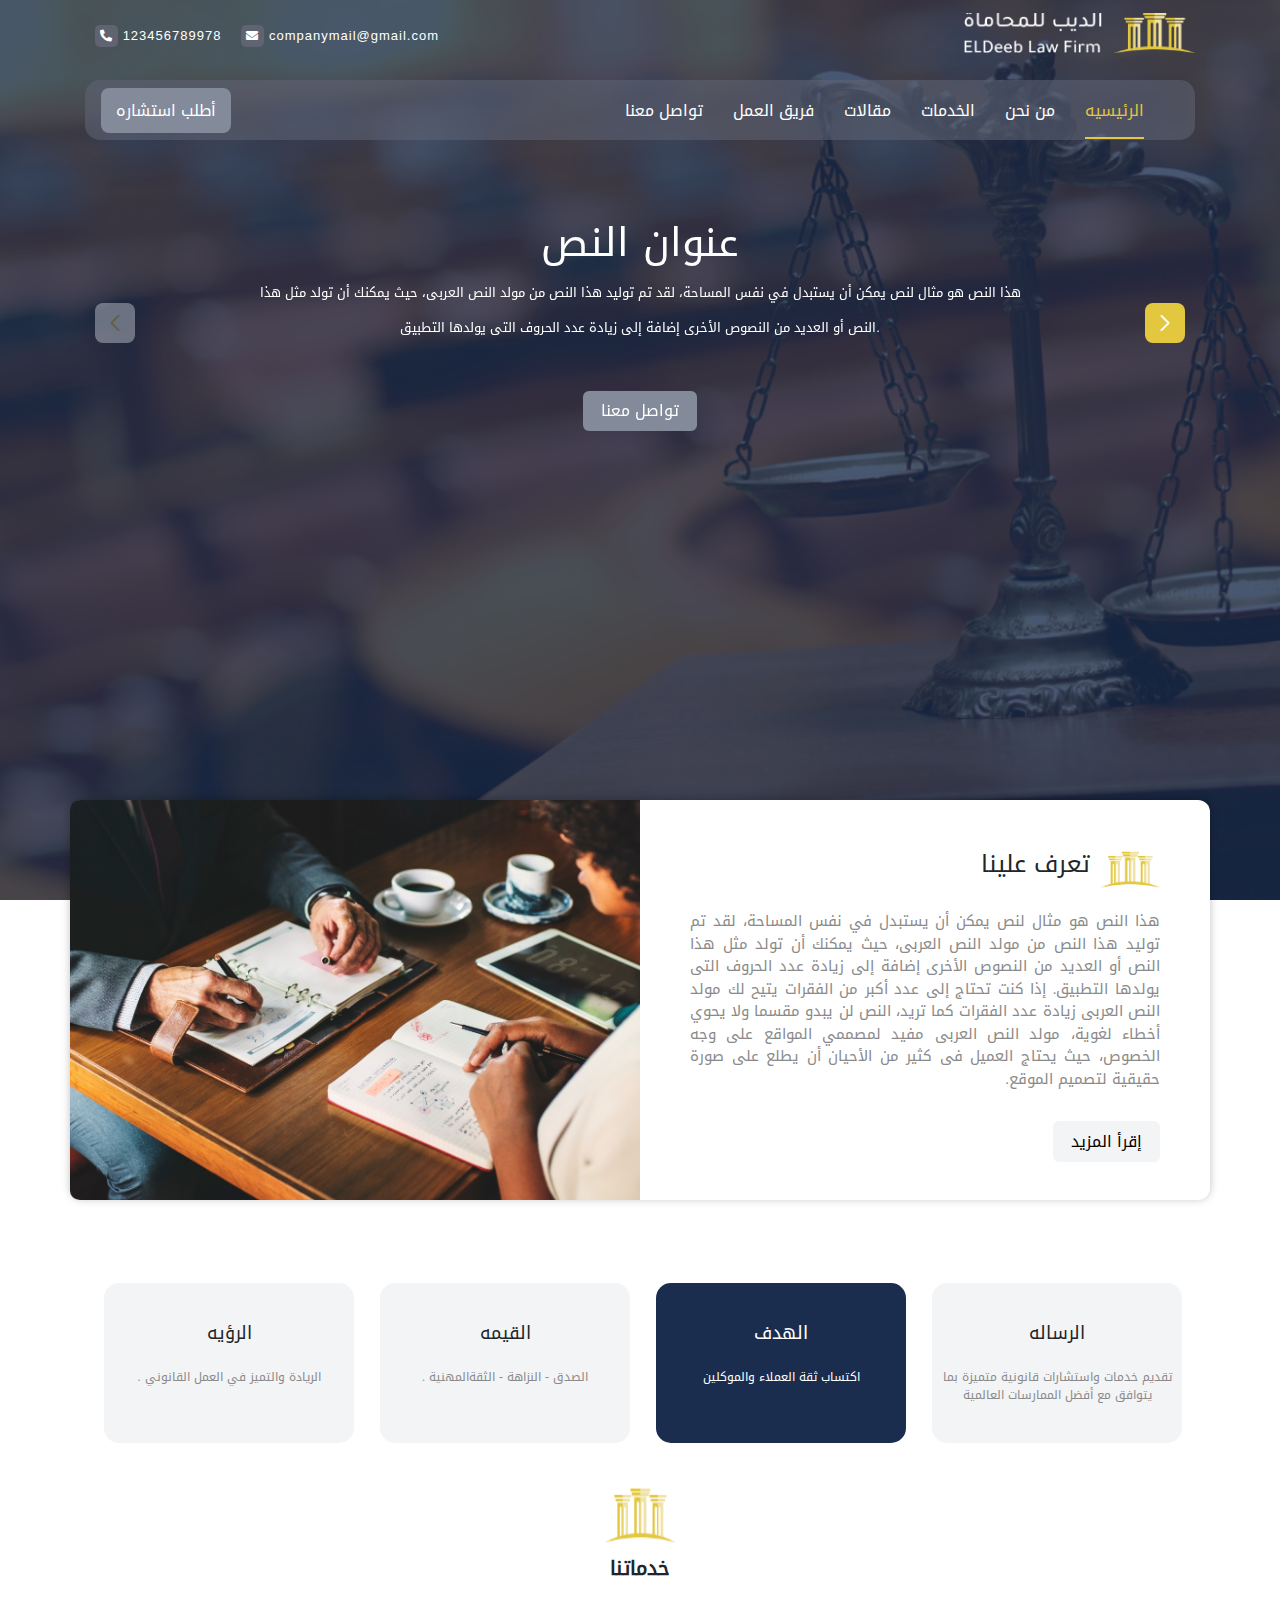
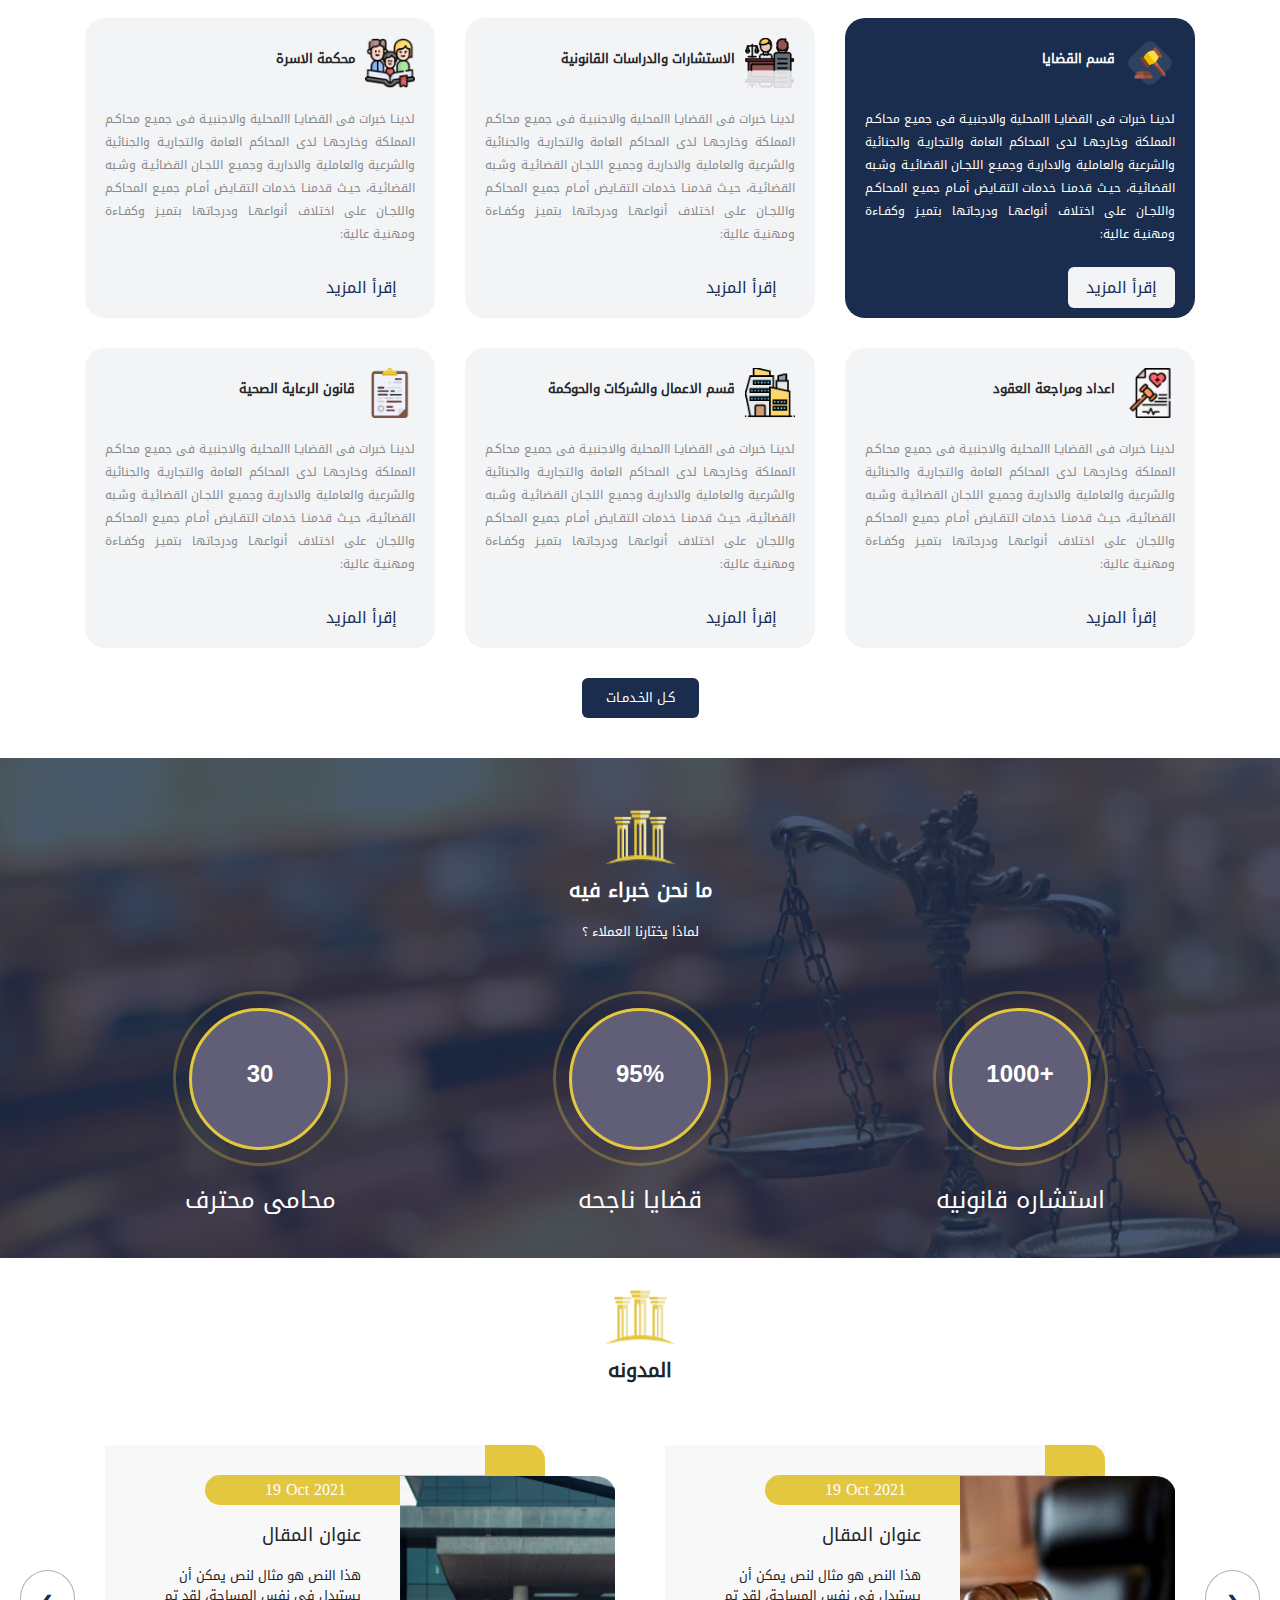
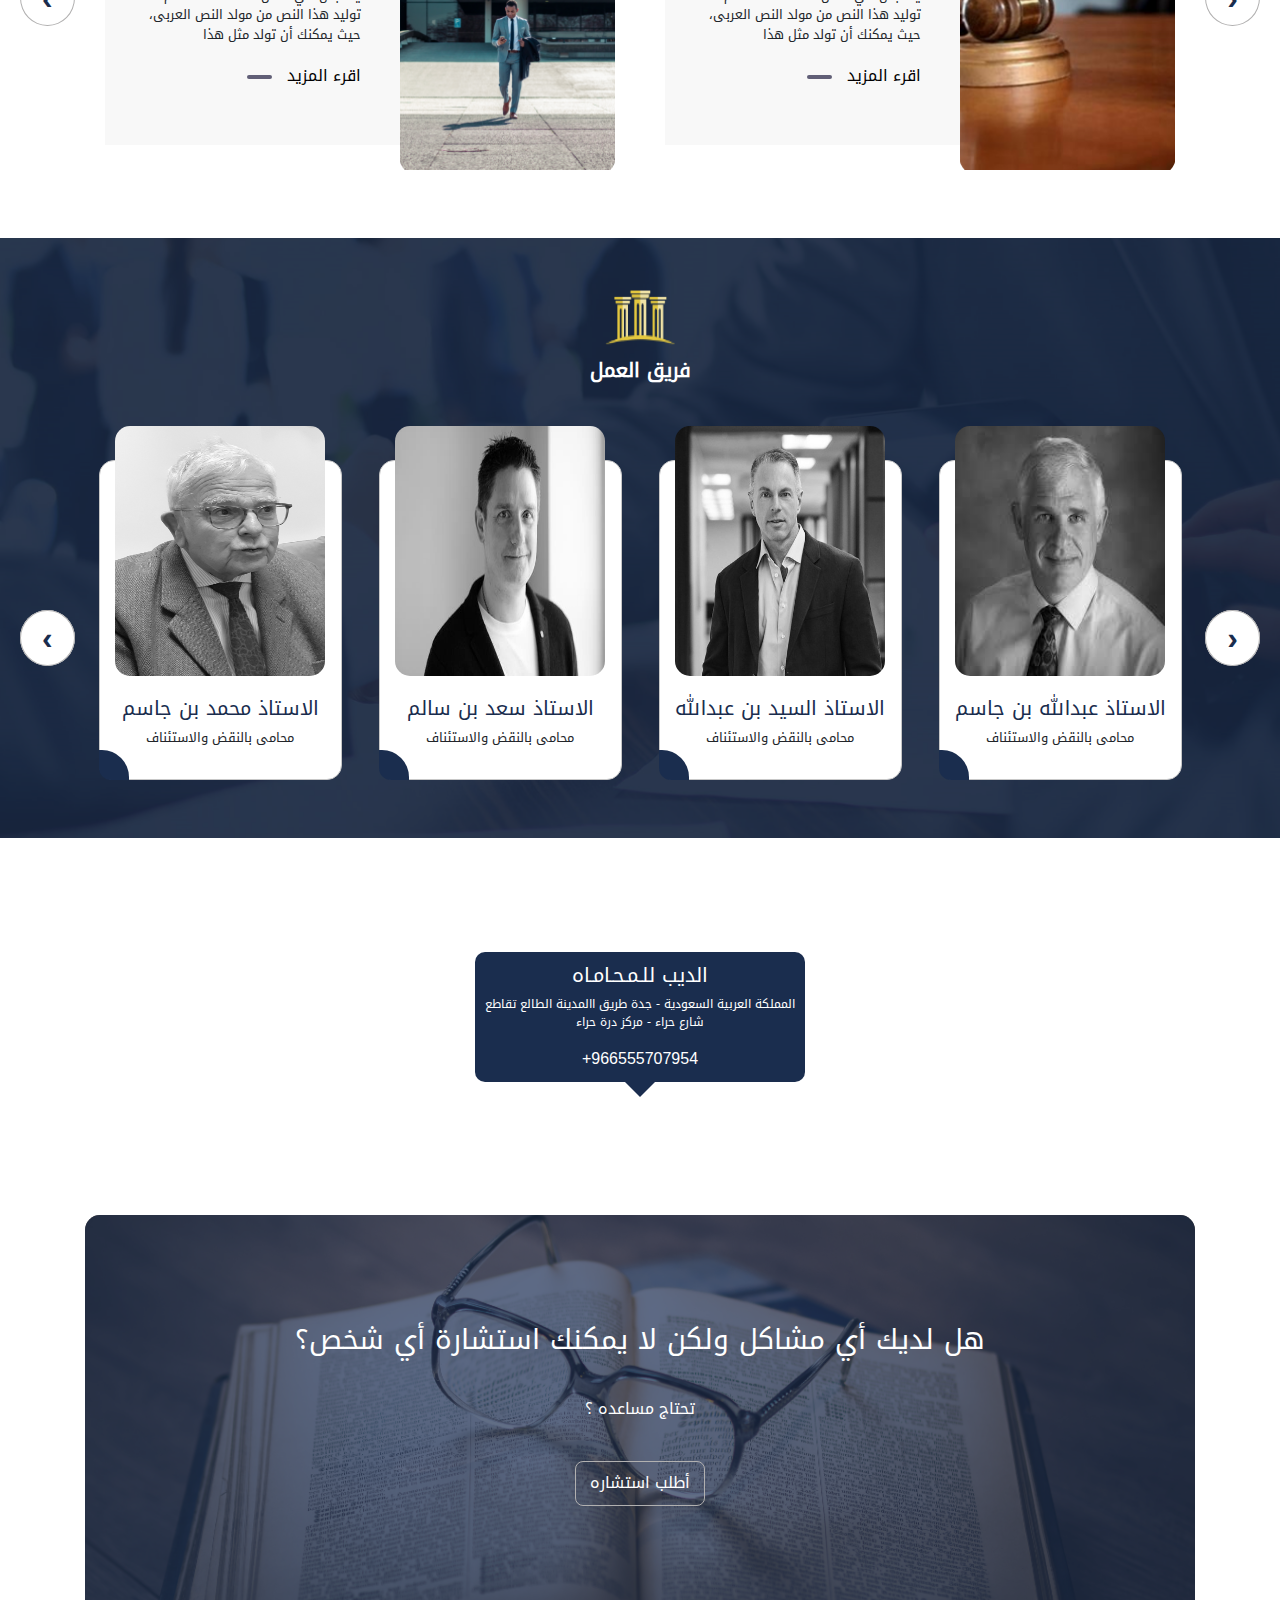
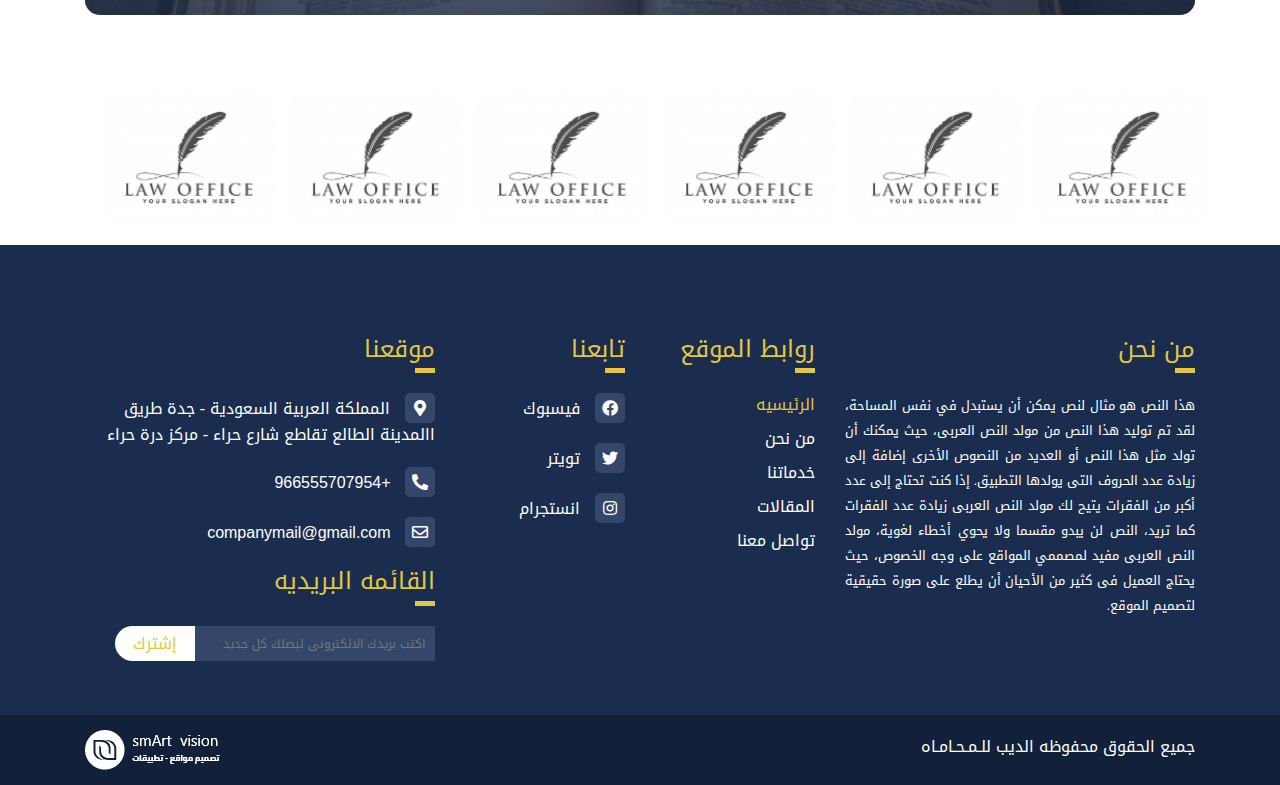
<file: index.html>
<!DOCTYPE html>
<html lang="ar" dir="rtl">
    <head>
        <meta charset="UTF-8">
        <meta http-equiv="X-UA-Compatible" content="IE=edge">
        <meta name="viewport" content="width=device-width, initial-scale=1.0">
        <link rel="icon" href="assets/images/Mask.png">
        <link rel="stylesheet" href="assets/css/all.css">
        <link rel="stylesheet" href="https://unpkg.com/swiper/swiper-bundle.min.css"/>
        <link rel="stylesheet" href="assets/css/bootstrap.min.css">
        <link rel="stylesheet" href="assets/css/owl.carousel.min.css"/>
        <link rel="stylesheet" href="assets/css/style.css">
        <title>الـديـب للـمـحـامـاه</title>
    </head>

    <body>
        <!------------------------ Start header Section --------------------------->
        <header>
            <section class="header__container">
                <div class="container">
                    <div class="header__details">
                        <div class="nav__bars"><i class="fa fa-bars"></i></div>
                        <div class="header__logo">
                            <a href="index.html"><img src="assets/images/logo-light.png" alt="logo-light"></a>
                        </div>
                        <div class="header__contact">
                            <ul>
                                <li><a href="#"> companymail@gmail.com <i class="fa fa-envelope"></i></a></li>
                                <li><a href="#"> 123456789978 <i class="fas fa-phone-alt"></i></a></li>
                            </ul>
                        </div>
                    </div>
                    <nav class="navbar">
                        <ul>
                            <li><a href="index.html" class="active">الرئيسيه</a></li>
                            <li><a href="sub-pages/about.html">من نحن</a></li>
                            <li><a href="sub-pages/services.html">الخدمات</a></li>
                            <li><a href="sub-pages/articles.html">مقالات</a></li>
                            <li><a href="sub-pages/teamwork.html">فريق العمل</a></li>
                            <li><a href="sub-pages/contact-us.html">تواصل معنا</a></li>
                        </ul>
                        <button class="request__btn" id="open__request">
                            <a href="#">أطلب استشاره</a>
                        </button>
                    </nav>

                    <div class="swiper mySwiper swiper__container" dir="ltr">
                        <div class="swiper-wrapper">
                            <div class="swiper-slide">
                                <div class="swiper__content">
                                    <h1>عنوان النص</h1>
                                    <p>هذا النص هو مثال لنص يمكن أن يستبدل في نفس المساحة، لقد تم توليد هذا النص من مولد النص العربى، حيث يمكنك أن تولد مثل هذا النص أو العديد من النصوص الأخرى إضافة إلى زيادة عدد الحروف التى يولدها التطبيق.                                    </p>
                                    <a href="sub-pages/contact-us.html">تواصل معنا</a>
                                </div>
                            </div>
                            <div class="swiper-slide">
                                <div class="swiper__content">
                                    <h1>عنوان النص</h1>
                                    <p>هذا النص هو مثال لنص يمكن أن يستبدل في نفس المساحة، لقد تم توليد هذا النص من مولد النص العربى، حيث يمكنك أن تولد مثل هذا النص أو العديد من النصوص الأخرى إضافة إلى زيادة عدد الحروف التى يولدها التطبيق.                                    </p>
                                    <a href="sub-pages/contact-us.html">تواصل معنا</a>
                                </div>
                            </div>
                            <div class="swiper-slide">
                                <div class="swiper__content">
                                    <h1>عنوان النص</h1>
                                    <p>هذا النص هو مثال لنص يمكن أن يستبدل في نفس المساحة، لقد تم توليد هذا النص من مولد النص العربى، حيث يمكنك أن تولد مثل هذا النص أو العديد من النصوص الأخرى إضافة إلى زيادة عدد الحروف التى يولدها التطبيق.                                    </p>
                                    <a href="sub-pages/contact-us.html">تواصل معنا</a>
                                </div>
                            </div>
                            <div class="swiper-slide">
                                <div class="swiper__content">
                                    <h1>عنوان النص</h1>
                                    <p>هذا النص هو مثال لنص يمكن أن يستبدل في نفس المساحة، لقد تم توليد هذا النص من مولد النص العربى، حيث يمكنك أن تولد مثل هذا النص أو العديد من النصوص الأخرى إضافة إلى زيادة عدد الحروف التى يولدها التطبيق.                                    </p>
                                    <a href="sub-pages/contact-us.html">تواصل معنا</a>
                                </div>
                            </div>
                            <div class="swiper-slide">
                                <div class="swiper__content">
                                    <h1>عنوان النص</h1>
                                    <p>هذا النص هو مثال لنص يمكن أن يستبدل في نفس المساحة، لقد تم توليد هذا النص من مولد النص العربى، حيث يمكنك أن تولد مثل هذا النص أو العديد من النصوص الأخرى إضافة إلى زيادة عدد الحروف التى يولدها التطبيق.                                    </p>
                                    <a href="sub-pages/contact-us.html">تواصل معنا</a>
                                </div>
                            </div>
                            <div class="swiper-slide">
                                <div class="swiper__content">
                                    <h1>عنوان النص</h1>
                                    <p>هذا النص هو مثال لنص يمكن أن يستبدل في نفس المساحة، لقد تم توليد هذا النص من مولد النص العربى، حيث يمكنك أن تولد مثل هذا النص أو العديد من النصوص الأخرى إضافة إلى زيادة عدد الحروف التى يولدها التطبيق.                                    </p>
                                    <a href="sub-pages/contact-us.html">تواصل معنا</a>
                                </div>
                            </div>
                        </div>
                        <div class="swiper-button-prev"></div>
                        <div class="swiper-button-next"></div>
                    </div>
                </div>
            </section>
            <div class="side__bar">
                <span class="close__sidebar"><i class="fa fa-times"></i></span>
                <ul class="side__bar-links">
                    <li><a href="index.html" class="navLink">الرئيسيه</a></li>
                    <li><a href="sub-pages/about.html" class="navLink">من نحن</a></li>
                    <li><a href="sub-pages/services.html" class="navLink">الخدمات</a></li>
                    <li><a href="sub-pages/articles.html" class="navLink">مقالات</a></li>
                    <li><a href="sub-pages/teamwork.html" class="navLink">فريق العمل</a></li>
                    <li><a href="sub-pages/contact-us.html" class="navLink">تواصل معنا</a></li>
                </ul>
            </div>
        </header>
        <!-- Consultation request Model -->
        <div class="Consultation__request">
            <div class="request__bg">
                <span class="close__request"><i class="fa fa-times"></i></span>
                <div class="request__content container">
                    <div class="request__header">
                        <h2>لطلب استشارة قانونية مدفوعة يرجى التواصل عبر النموذج ادناه</h2>
                        <p>  طلب استشارة قانونية - سيقوم المستشارون بالرد في اسرع وقت ممكن !
                            مع العلم ان رسوم الاستشارة 299 ريال سعودى ما يعادل 79 $</p>
                    </div>
                    <div class="request__form container">
                        <div class="row">
                            <div class="form-group col-md-4 col-xs-12">
                                <h4> الاسم ثلاثى *</h4>
                                <input type="text" class="form-control" placeholder="الاسم ثلاثى *">
                            </div>
                            <div class="form-group col-md-4 col-xs-12">
                                <h4>رقم الواتس اب مبدوء بالرقم الدولى *</h4>
                                <input type="text" class="form-control" placeholder="رقم الواتس اب مبدوء بالرقم الدولى">
                            </div>
                            <div class="form-group col-md-4 col-xs-12">
                                <h4>البريد الالكترونى *</h4>
                                <input type="text" class="form-control" placeholder="البريد الالكترونى *">
                            </div>
    
                            <div class="form-group col-md-12 col-xs-12 container">
                                <h3>اختيار تخصص المستشار القانونى</h3>
                                <div class="volunteer-checks row">
                                    <div class="check__group col-md-3">
                                        <input type="checkbox" id="intern" name="" value="">
                                        <label for="intern">مستشار تجارى</label>
                                    </div>
                                    <div class="check__group col-md-3">
                                        <input type="checkbox" id="hr" name="" value="">
                                        <label for="hr">مستشار شركات</label>
                                    </div>
                                    <div class="check__group col-md-3">
                                        <input type="checkbox" id="activity" name="" value="">
                                        <label for="activity">مستشار أحوال شخصية</label>
                                    </div>
                                    <div class="check__group col-md-3">
                                        <input type="checkbox" id="healthy" name="" value="">
                                        <label for="healthy">مستشار عمالى</label>
                                    </div>
                                    <div class="check__group col-md-4">
                                        <input type="checkbox" id="exp" name="" value="">
                                        <label for="exp">كتابة / مراجعة عقد او لائحة اعتراضية</label>
                                    </div>
                                    <div class="check__group col-md-4">
                                        <input type="checkbox" id="exp" name="" value="">
                                        <label for="exp">محامى ترافع لدى المحكمه</label>
                                    </div>
                                    <div class="check__group col-md-4">
                                        <input type="checkbox" id="exp" name="" value="">
                                        <label for="exp">مستشار في جميع التخصصات</label>
                                    </div>
                                </div>
                            </div>
                            <div class="form-group col-md-12 col-xs-12 container">
                                <h3>موضوع الاستشارة</h3>
                                <div class="volunteer-checks row">
                                    <textarea class="col-md-12 col-xs-12" name="" id="" cols="30" rows="4" placeholder="إكتب موضوع الإستشاره"></textarea>
                                </div>
                            </div>
                        </div>
                    </div>
                </div>
            </div>
        </div>
        <!------------------------ End header Section ----------------------------->

        <!------------------------ Start content Section --------------------------->
        <main>
            <!--=======   Start About section  =======-->
            <section class="about__container">
                <div class="container">
                    <div class="about__content row">
                        <div class="about__details col-xs-12">
                            <div class="about__title">
                                <img src="assets/images/Mask.png" alt="Mask">
                                <h3>تعرف علينا</h3>
                            </div>
                            <div class="about__text">
                                <p>هذا النص هو مثال لنص يمكن أن يستبدل في نفس المساحة، لقد تم توليد هذا النص من مولد النص العربى، حيث يمكنك أن تولد مثل هذا النص أو العديد من النصوص الأخرى إضافة إلى زيادة عدد الحروف التى يولدها التطبيق. إذا كنت تحتاج إلى عدد أكبر من الفقرات يتيح لك مولد النص العربى زيادة عدد الفقرات كما تريد، النص لن يبدو مقسما ولا يحوي أخطاء لغوية، مولد النص العربى مفيد لمصممي المواقع على وجه الخصوص، حيث يحتاج العميل فى كثير من الأحيان أن يطلع على صورة حقيقية لتصميم الموقع.</p>
                            </div>
                            <a href="sub-pages/about.html" class="read__more">إقرأ المزيد</a>
                        </div>
                        <div class="about__img col-xs-12">
                            <img src="assets/images/about.png" alt="about">
                        </div>
                    </div>
                    <div class="about__group">
                        <div class="container">
                            <div class="row">
                                <div class="about__we col-xs-12">
                                    <h4>الرساله</h4>
                                    <p> تقديم خدمات واستشارات قانونية متميزة بما يتوافق مع أفضل الممارسات العالمية</p>
                                </div>
                                <div class="about__we col-xs-12">
                                    <h4>الهدف</h4>
                                    <p>اكتساب ثقة العملاء والموكلين</p>
                                </div>
                                <div class="about__we col-xs-12">
                                    <h4>القيمه</h4>
                                    <p>  الصدق - النزاهة - الثقةالمهنية .</p>
                                </div>
                                <div class="about__we col-xs-12">
                                    <h4>الرؤيه</h4>
                                    <p> الريادة والتميز في العمل القانوني .</p>
                                </div>
                            </div>
                        </div>
                    </div>
                </div>
            </section>
            <!--=======   End About section  =======-->

            <!--=======   Start Services section  =======-->
            <section class="services__container">
                <div class="section__title">
                    <img src="assets/images/Mask.png" alt="Mask">
                    <h5>خدماتنا</h5>
                </div>
                <div class="container">
                    <div class="row">
                        <div class="service col-md-4 col-xs-12">
                            <div class="service__content service__active">
                                <div class="service__content__details">
                                    <div class="service__title">
                                        <img src="assets/images/case1.png" alt="Mask">
                                        <h3> قسم القضايا</h3>
                                    </div>
                                    <div class="service__text">
                                        <p>لدينـا خبرات فى القضايـا االمحلية والاجنبيـة فى جميـع محاكـم  المملكة وخارجهـا لدى المحاكم العامة والتجاريـة والجنائية والشرعية والعاملية والاداريـة وجميـع اللجـان القضائيـة وشـبه القضائيـة، حيـث قدمنـا خدمات
                                            التقـايض أمـام جميـع المحاكـم  واللجـان على اختلاف أنواعهـا ودرجاتها
                                            بتميـز وكفـاءة ومهنيـة عالية: </p>
                                    </div>
                                    <a href="#" class="read__more">إقرأ المزيد</a>
                                </div>
                            </div>
                        </div>
                        <div class="service col-md-4 col-xs-12">
                            <div class="service__content">
                                <div class="service__content__details">
                                    <div class="service__title">
                                        <img src="assets/images/case2.png" alt="Mask">
                                        <h3> الاستشارات والدراسات القانونية</h3>
                                    </div>
                                    <div class="service__text">
                                        <p>لدينـا خبرات فى القضايـا االمحلية والاجنبيـة فى جميـع محاكـم  المملكة وخارجهـا لدى المحاكم العامة والتجاريـة والجنائية والشرعية والعاملية والاداريـة وجميـع اللجـان القضائيـة وشـبه القضائيـة، حيـث قدمنـا خدمات
                                            التقـايض أمـام جميـع المحاكـم  واللجـان على اختلاف أنواعهـا ودرجاتها
                                            بتميـز وكفـاءة ومهنيـة عالية: </p>
                                    </div>
                                    <a href="#" class="read__more">إقرأ المزيد</a>
                                </div>
                            </div>                            
                        </div>
                        <div class="service col-md-4 col-xs-12">
                            <div class="service__content">
                                <div class="service__content__details">
                                    <div class="service__title">
                                        <img src="assets/images/case3.png" alt="Mask">
                                        <h3>محكمة الاسرة</h3>
                                    </div>
                                    <div class="service__text">
                                        <p>لدينـا خبرات فى القضايـا االمحلية والاجنبيـة فى جميـع محاكـم  المملكة وخارجهـا لدى المحاكم العامة والتجاريـة والجنائية والشرعية والعاملية والاداريـة وجميـع اللجـان القضائيـة وشـبه القضائيـة، حيـث قدمنـا خدمات
                                            التقـايض أمـام جميـع المحاكـم  واللجـان على اختلاف أنواعهـا ودرجاتها
                                            بتميـز وكفـاءة ومهنيـة عالية: </p>
                                    </div>
                                    <a href="#" class="read__more">إقرأ المزيد</a>
                                </div>
                            </div>
                        </div>
                        <div class="service col-md-4 col-xs-12">
                            <div class="service__content">
                                <div class="service__content__details">
                                    <div class="service__title">
                                        <img src="assets/images/case4.png" alt="Mask">
                                        <h3>اعداد ومراجعة العقود</h3>
                                    </div>
                                    <div class="service__text">
                                        <p>لدينـا خبرات فى القضايـا االمحلية والاجنبيـة فى جميـع محاكـم  المملكة وخارجهـا لدى المحاكم العامة والتجاريـة والجنائية والشرعية والعاملية والاداريـة وجميـع اللجـان القضائيـة وشـبه القضائيـة، حيـث قدمنـا خدمات
                                            التقـايض أمـام جميـع المحاكـم  واللجـان على اختلاف أنواعهـا ودرجاتها
                                            بتميـز وكفـاءة ومهنيـة عالية: </p>
                                    </div>
                                    <a href="#" class="read__more">إقرأ المزيد</a>
                                </div>
                            </div>
                        </div>
                        <div class="service col-md-4 col-xs-12">
                            <div class="service__content">
                                <div class="service__content__details">
                                    <div class="service__title">
                                        <img src="assets/images/case5.png" alt="Mask">
                                        <h3>قسم الاعمال والشركات والحوكمة</h3>
                                    </div>
                                    <div class="service__text">
                                        <p>لدينـا خبرات فى القضايـا االمحلية والاجنبيـة فى جميـع محاكـم  المملكة وخارجهـا لدى المحاكم العامة والتجاريـة والجنائية والشرعية والعاملية والاداريـة وجميـع اللجـان القضائيـة وشـبه القضائيـة، حيـث قدمنـا خدمات
                                            التقـايض أمـام جميـع المحاكـم  واللجـان على اختلاف أنواعهـا ودرجاتها
                                            بتميـز وكفـاءة ومهنيـة عالية: </p>
                                    </div>
                                    <a href="#" class="read__more">إقرأ المزيد</a>
                                </div>
                            </div>
                        </div>
                        <div class="service col-md-4 col-xs-12">
                            <div class="service__content">
                                <div class="service__content__details">
                                    <div class="service__title">
                                        <img src="assets/images/case6.png" alt="Mask">
                                        <h3>قانون الرعاية الصحية</h3>
                                    </div>
                                    <div class="service__text">
                                        <p>لدينـا خبرات فى القضايـا االمحلية والاجنبيـة فى جميـع محاكـم  المملكة وخارجهـا لدى المحاكم العامة والتجاريـة والجنائية والشرعية والعاملية والاداريـة وجميـع اللجـان القضائيـة وشـبه القضائيـة، حيـث قدمنـا خدمات
                                            التقـايض أمـام جميـع المحاكـم  واللجـان على اختلاف أنواعهـا ودرجاتها
                                            بتميـز وكفـاءة ومهنيـة عالية: </p>
                                    </div>
                                    <a href="#" class="read__more">إقرأ المزيد</a>
                                </div>
                            </div>
                        </div>
                    </div>
                </div>
                <div class="all__services">
                    <a href="#">كـل الخـدمـات</a>
                </div>
            </section>
            <!--=======   End Services section  =======-->

            <!--=======   Start Experience section  =======-->
            <div class="experience__container">
                <div class="section__title">
                    <img src="assets/images/Mask.png" alt="Mask">
                    <h5>ما نحن خبراء فيه</h5>
                    <span>لماذا يختارنا العملاء ؟</span>
                </div>
                <div class="experience__content">
                    <div class="container">
                        <div class="row">
                            <div class="exp col-md-4 col-xs-12">
                                <div class="experience__circle">
                                    <div class="exp__precentage">
                                        <h1>+1000</h1>
                                    </div>
                                </div>
                                <h2>استشاره قانونيه</h2>
                            </div>
                            <div class="exp col-md-4 col-xs-12">
                                <div class="experience__circle">
                                    <div class="exp__precentage">
                                        <h1>95%</h1>
                                    </div>
                                </div>
                                <h2>قضايا ناجحه</h2>
                            </div>
                            <div class="exp col-md-4 col-xs-12">
                                <div class="experience__circle">
                                    <div class="exp__precentage">
                                        <h1>30</h1>
                                    </div>
                                </div> 
                                <h2>محامى محترف</h2>   
                            </div>
                        </div>
                    </div>
                </div>
            </div>
            <!--=======   End Experience section  =======-->

            <!--=======   Start Blog section  =======-->
            <div class="blog__container">
                <div class="section__title">
                    <img src="assets/images/Mask.png" alt="Mask">
                    <h5>المدونه</h5>
                </div>

                <div class="blog__container">
                    <div class="owl-carousel owl-theme container blog__carousel" dir="ltr">
                        <div class="item blog">
                            <div class="blog__content">
                                <div class="blog__details">
                                    <h2 class="blog__title">عنوان المقال</h2>
                                    <p class="blog__text"> هذا النص هو مثال لنص يمكن أن يستبدل في نفس المساحة، لقد تم توليد هذا النص من مولد النص العربى، حيث يمكنك أن تولد مثل هذا</p>
                                    <a href="sub-pages/services-name.html" class="blog__read__more">اقرء المزيد</a>
                                </div>
                            </div>
                            <div class="blog__img">
                                <img src="assets/images/bram-naus-unsplash.png" alt="logo-light">
                            </div>
                        </div>
                        <div class="item blog">
                            <div class="blog__content">
                                <div class="blog__details">
                                    <h2 class="blog__title">عنوان المقال</h2>
                                    <p class="blog__text"> هذا النص هو مثال لنص يمكن أن يستبدل في نفس المساحة، لقد تم توليد هذا النص من مولد النص العربى، حيث يمكنك أن تولد مثل هذا</p>
                                    <a href="sub-pages/services-name.html" class="blog__read__more">اقرء المزيد</a>
                                </div>
                            </div>
                            <div class="blog__img">
                                <img src="assets/images/hammer.png" alt="logo-light">
                            </div>
                        </div>
                        <div class="item blog">
                            <div class="blog__content">
                                <div class="blog__details">
                                    <h2 class="blog__title">عنوان المقال</h2>
                                    <p class="blog__text"> هذا النص هو مثال لنص يمكن أن يستبدل في نفس المساحة، لقد تم توليد هذا النص من مولد النص العربى، حيث يمكنك أن تولد مثل هذا</p>
                                    <a href="sub-pages/services-name.html" class="blog__read__more">اقرء المزيد</a>
                                </div>
                            </div>
                            <div class="blog__img">
                                <img src="assets/images/bram-naus-unsplash.png" alt="logo-light">
                            </div>
                        </div>
                        <div class="item blog">
                            <div class="blog__content">
                                <div class="blog__details">
                                    <h2 class="blog__title">عنوان المقال</h2>
                                    <p class="blog__text"> هذا النص هو مثال لنص يمكن أن يستبدل في نفس المساحة، لقد تم توليد هذا النص من مولد النص العربى، حيث يمكنك أن تولد مثل هذا</p>
                                    <a href="sub-pages/services-name.html" class="blog__read__more">اقرء المزيد</a>
                                </div>
                            </div>
                            <div class="blog__img">
                                <img src="assets/images/hammer.png" alt="logo-light">
                            </div>
                        </div>
                        <div class="item blog">
                            <div class="blog__content">
                                <div class="blog__details">
                                    <h2 class="blog__title">عنوان المقال</h2>
                                    <p class="blog__text"> هذا النص هو مثال لنص يمكن أن يستبدل في نفس المساحة، لقد تم توليد هذا النص من مولد النص العربى، حيث يمكنك أن تولد مثل هذا</p>
                                    <a href="sub-pages/services-name.html" class="blog__read__more">اقرء المزيد</a>
                                </div>
                            </div>
                            <div class="blog__img">
                                <img src="assets/images/bram-naus-unsplash.png" alt="logo-light">
                            </div>
                        </div>
                        <div class="item blog">
                            <div class="blog__content">
                                <div class="blog__details">
                                    <h2 class="blog__title">عنوان المقال</h2>
                                    <p class="blog__text"> هذا النص هو مثال لنص يمكن أن يستبدل في نفس المساحة، لقد تم توليد هذا النص من مولد النص العربى، حيث يمكنك أن تولد مثل هذا</p>
                                    <a href="sub-pages/services-name.html" class="blog__read__more">اقرء المزيد</a>
                                </div>
                            </div>
                            <div class="blog__img">
                                <img src="assets/images/hammer.png" alt="logo-light">
                            </div>
                        </div>
                        
                    </div>
                </div>
            </div>    
            <!--=======   End Blog section  =======-->

            <!--=======   Start Team Work section  =======-->
            <div class="team__work__container">
                <div class="section__title">
                    <img src="assets/images/Mask.png" alt="Mask">
                    <h5>فريق العمل</h5>
                </div>
                <div class="team__work">
                    <div id="team__carousel" class="owl-carousel container team__carousel" dir="ltr">
                        <div class="item team">
                            <div class="team__content">
                                <div class="team-img">
                                    <img src="assets/images/lawer1.jpg" alt="logo-light">
                                </div>
                                <div class="team__details">
                                    <h2 class="team__title">الاستاذ محمد بن جاسم</h2>
                                    <p>محامى بالنقض والاستئناف</p>
                                </div>
                            </div>
                        </div>
                        <div class="item team">
                            <div class="team__content">
                                <div class="team-img">
                                    <img src="assets/images/lawer2.jpg" alt="logo-light">
                                </div>
                                <div class="team__details">
                                    <h2 class="team__title">الاستاذ سعد بن سالم</h2>
                                    <p>محامى بالنقض والاستئناف</p>
                                </div>
                            </div>
                        </div>
                        <div class="item team">
                            <div class="team__content">
                                <div class="team-img">
                                    <img src="assets/images/lawer3.jpg" alt="logo-light">
                                </div>
                                <div class="team__details">
                                    <h2 class="team__title">الاستاذ السيد بن عبدالله</h2>
                                    <p>محامى بالنقض والاستئناف</p>
                                </div>
                            </div>
                        </div>
                        <div class="item team">
                            <div class="team__content">
                                <div class="team-img">
                                    <img src="assets/images/lawer4.jpg" alt="logo-light">
                                </div>
                                <div class="team__details">
                                    <h2 class="team__title">الاستاذ عبدالله بن جاسم</h2>
                                    <p>محامى بالنقض والاستئناف</p>
                                </div>
                            </div>
                        </div>
                        <div class="item team">
                            <div class="team__content">
                                <div class="team-img">
                                    <img src="assets/images/lawer5.jpg" alt="logo-light">
                                </div>
                                <div class="team__details">
                                    <h2 class="team__title">الاستاذ سالم بن عبدالله</h2>
                                    <p>محامى بالنقض والاستئناف</p>
                                </div>
                            </div>
                        </div>
                        <div class="item team">
                            <div class="team__content">
                                <div class="team-img">
                                    <img src="assets/images/lawer2.jpg" alt="logo-light">
                                </div>
                                <div class="team__details">
                                    <h2 class="team__title">الاستاذ محمد بن جاسم</h2>
                                    <p>محامى بالنقض والاستئناف</p>
                                </div>
                            </div>
                        </div>
                        <div class="item team">
                            <div class="team__content">
                                <div class="team-img">
                                    <img src="assets/images/lawer7.jpg" alt="logo-light">
                                </div>
                                <div class="team__details">
                                    <h2 class="team__title">الاستاذ حسن بن على</h2>
                                    <p>محامى بالنقض والاستئناف</p>
                                </div>
                            </div>
                        </div>
                        <div class="item team">
                            <div class="team__content">
                                <div class="team-img">
                                    <img src="assets/images/lawer8.jpg" alt="logo-light">
                                </div>
                                <div class="team__details">
                                    <h2 class="team__title">الاستاذ خالد بن قحطانى</h2>
                                    <p>محامى بالنقض والاستئناف</p>
                                </div>
                            </div>
                        </div>
                    </div>
                </div>
            </div>
            <!--=======   End Team Work section  =======-->

            <!--=======   Start Map section  =======-->
            <div class="map__container">
                <iframe 
                    src="https://www.google.com/maps/embed?pb=!1m18!1m12!1m3!1d237685.06929770237!2d39.98663533236334!3d21.435957140794844!2m3!1f0!2f0!3f0!3m2!1i1024!2i768!4f13.1!3m3!1m2!1s0x15c21b4ced818775%3A0x98ab2469cf70c9ce!2z2YXZg9ipINin2YTYs9i52YjYr9mK2Kk!5e0!3m2!1sar!2seg!4v1631731795860!5m2!1sar!2seg" 
                    width="100%" height="450" style="border:0;" allowfullscreen="" loading="lazy">
                </iframe>
                <div class="map__popup">
                    <h5>الديب للـمـحـامـاه</h5>
                    <p>المملكة العربية السعودية - جدة
                        طريق االمدينة الطالع تقاطع شارع حراء - مركز درة حراء</p>
                    <span>966555707954+</span>
                </div>
                <div class="container">
                    <div class="help__container">
                        <div class="help__content">
                            <h3>هل لديك أي مشاكل ولكن لا يمكنك استشارة أي شخص؟</h3>
                            <p>تحتاج مساعده ؟</p>
                            <button class="request__btn" id="open__request">
                                <a href="#">أطلب استشاره</a>
                            </button>
                        </div>
                    </div>
                </div>
            </div>
            <!--=======   End Map section  =======-->

            <!--=======   start Our Partner section  =======-->
            <div class="our-partner__container">
                <div class="container">
                    <div class="owl-carousel owl-theme partner__carousel row" dir="ltr">
                        <div class="item col-xs-6"><img src="assets/images/law-office.png" alt=""></div>
                        <div class="item col-xs-6"><img src="assets/images/law-office.png" alt=""></div>
                        <div class="item col-xs-6"><img src="assets/images/law-office.png" alt=""></div>
                        <div class="item col-xs-6"><img src="assets/images/law-office.png" alt=""></div>
                        <div class="item col-xs-6"><img src="assets/images/law-office.png" alt=""></div>
                        <div class="item col-xs-6"><img src="assets/images/law-office.png" alt=""></div>
                        <div class="item col-xs-6"><img src="assets/images/law-office.png" alt=""></div>
                        <div class="item col-xs-6"><img src="assets/images/law-office.png" alt=""></div>
                    </div>
                </div>
            </div>
            <!--=======   End Our Partner section  =======-->
        </main>
        <!------------------------ End content Section ----------------------------->

        <!------------------------ Start footer Section --------------------------->
        <footer>
            <div class="footer__container">
                <div class="container">
                    <div class="row">
                        <div class="footer__details col-md-4 col-xs-12">
                            <h3>من نحن</h3>
                            <p>هذا النص هو مثال لنص يمكن أن يستبدل في نفس المساحة، لقد تم توليد هذا النص من مولد النص العربى، حيث يمكنك أن تولد مثل هذا النص أو العديد من النصوص الأخرى إضافة إلى زيادة عدد الحروف التى يولدها التطبيق.
                                إذا كنت تحتاج إلى عدد أكبر من الفقرات يتيح لك مولد النص العربى زيادة عدد الفقرات كما تريد، النص لن يبدو مقسما ولا يحوي أخطاء لغوية، مولد النص العربى مفيد لمصممي المواقع على وجه الخصوص، حيث يحتاج العميل فى كثير من الأحيان أن يطلع على صورة حقيقية لتصميم الموقع.</p>
                        </div>
                        <div class="footer__details col-md-2 col-xs-6">
                            <h3>روابط الموقع</h3>
                            <ul class="footer__links">
                                <li><a class="link__active" href="#">الرئيسيه</a></li>
                                <li><a href="sub-pages/about.html">من نحن</a></li>
                                <li><a href="sub-pages/services.html">خدماتنا</a></li>
                                <li><a href="sub-pages/articles.html">المقالات</a></li>
                                <li><a href="sub-pages/contact-us.html">تواصل معنا</a></li>
                            </ul>
                        </div>
                        <div class="footer__details col-md-2 col-xs-6">
                            <h3>تابعنا</h3>
                            <ul class="footer__social">
                                <li><a href="#"> <i class="fab fa-facebook"></i> فيسبوك</a></li>
                                <li><a href="#"> <i class="fab fa-twitter"></i> تويتر</a></li>
                                <li><a href="#"> <i class="fab fa-instagram"></i> انستجرام</a></li>
                            </ul>
                        </div>
                        <div class="footer__details col-md-4 col-xs-12">
                            <h3>موقعنا</h3>
                            <ul class="footer__location">
                                <li><a class="locate" href="#"> <i class="fas fa-map-marker-alt"></i>
                                    المملكة العربية السعودية - جدة
                                    طريق االمدينة الطالع تقاطع شارع حراء - مركز درة حراء
                                </a></li>
                                <li><a href="#"> <i class="fas fa-phone-alt"></i> +966555707954</a></li>
                                <li><a href="#"> <i class="far fa-envelope"></i> companymail@gmail.com</a></li>
                            </ul>
                            <div class="email__list">
                                <h3>القائمه البريديه</h3>
                                <form>
                                    <input type="text" name="" placeholder="اكتب بريدك الالكترونى ليصلك كل جديد">
                                    <button>إشترك</button>
                                </form>
                            </div>
                        </div>
                    </div>
                </div>
                <div class="copyright">
                    <div class="container">
                        <div class="copyright__content">
                            <p>جميع الحقوق محفوظه الديب للـمـحـامـاه</p>
                            <img src="assets/images/SmartVision.png" alt="">
                        </div>
                    </div>
                </div>
            </div>
        </footer>
        <!------------------------ End footer Section ----------------------------->
        
        <script src="https://unpkg.com/swiper/swiper-bundle.min.js"></script>
        <script src="assets/js/jquery-3.6.0.min.js"></script>
        <script src="assets/js/bootstrap.min.js"></script>
        <script src="assets/js/owl.carousel.min.js"></script>
        <script src="assets/js/script.js"></script>
    </body>
</html>
</file>
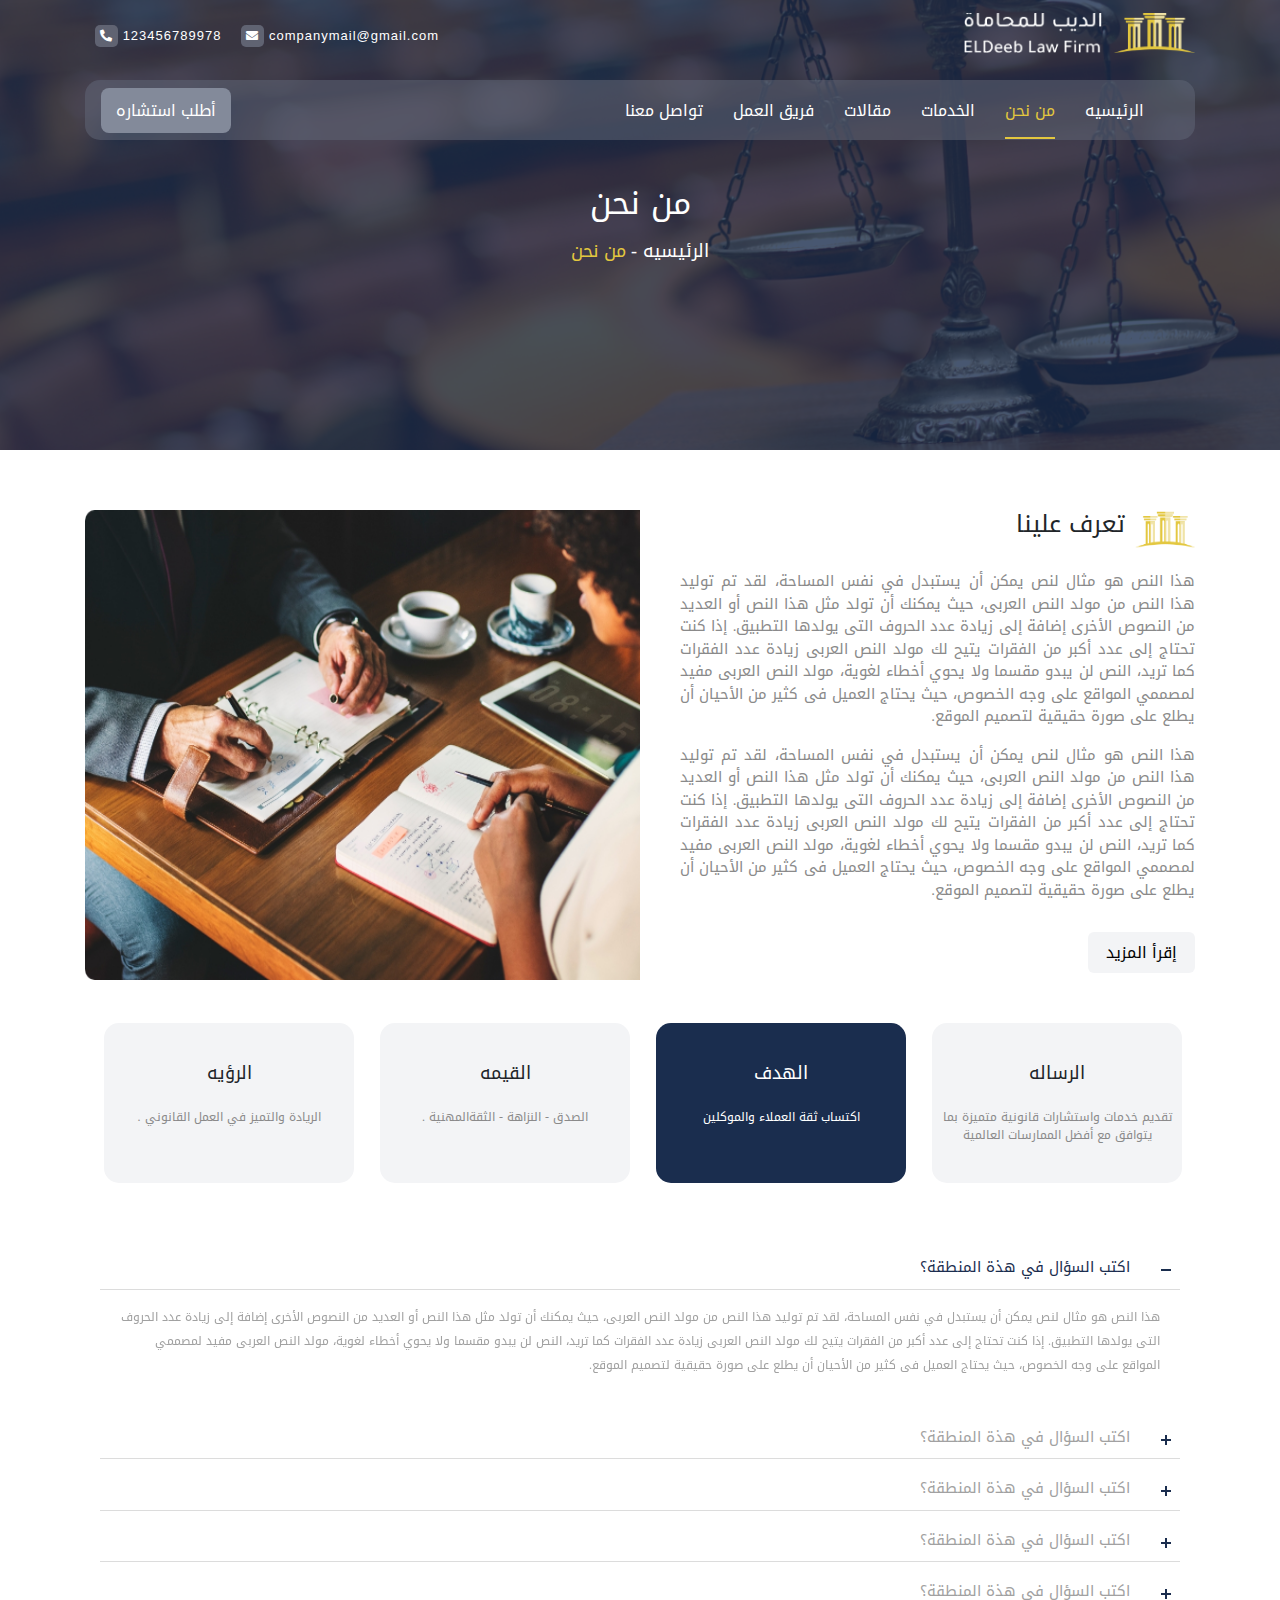
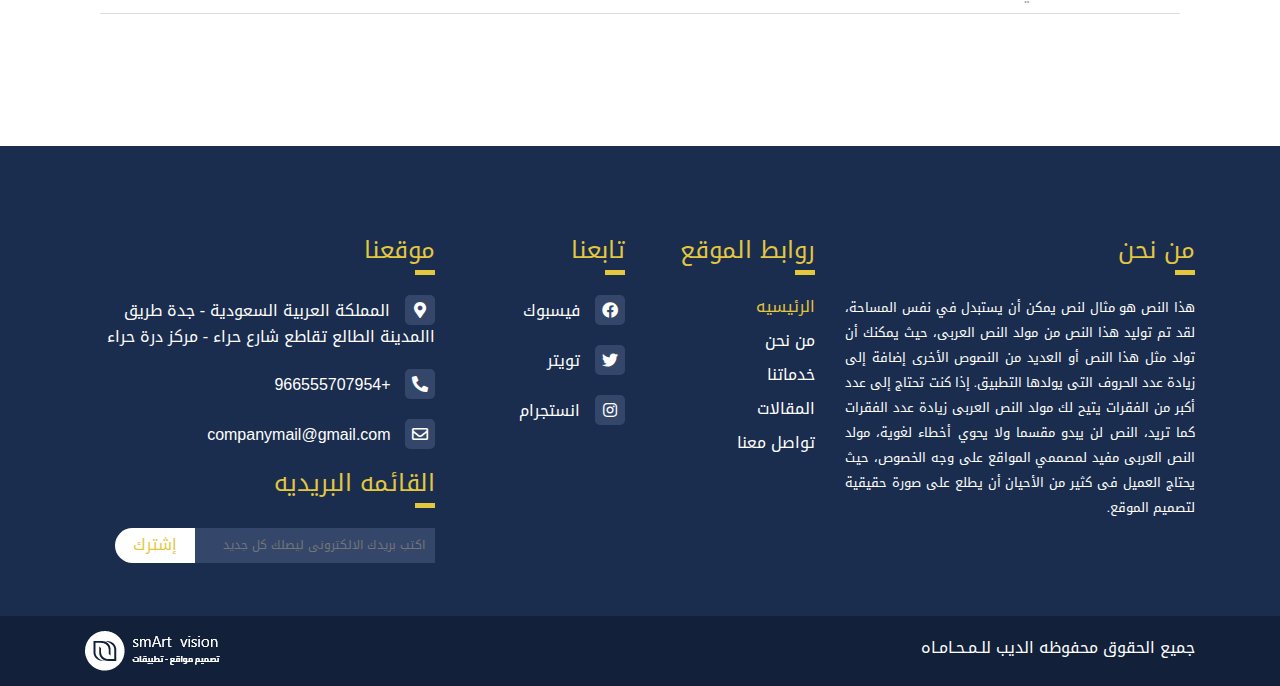
<file: sub-pages/about.html>
<!DOCTYPE html>
<html lang="ar" dir="rtl">
    <head>
        <meta charset="UTF-8">
        <meta http-equiv="X-UA-Compatible" content="IE=edge">
        <meta name="viewport" content="width=device-width, initial-scale=1.0">
        <link rel="icon" href="../assets/images/Mask.png">
        <link rel="stylesheet" href="../assets/css/all.css">
        <link rel="stylesheet" href="../assets/css/bootstrap.min.css">
        <link rel="stylesheet" href="../assets/css/owl.carousel.min.css"/>
        <link rel="stylesheet" href="../assets/css/style.css">
        <title>الـديـب للـمـحـامـاه | مـن نـحـن</title>
    </head>

    <body>
        <!------------------------ Start header Section --------------------------->
        <header class="header-sub" style="height: 50vh;">
            <section class="header__container">
                <div class="container">
                    <div class="header__details">
                        <div class="nav__bars"><i class="fa fa-bars"></i></div>
                        <div class="header__logo">
                            <a href="../index.html"><img src="../assets/images/logo-light.png" alt="logo-light"></a>
                        </div>
                        <div class="header__contact">
                            <ul>
                                <li><a href="#"> companymail@gmail.com <i class="fa fa-envelope"></i></a></li>
                                <li><a href="#"> 123456789978 <i class="fas fa-phone-alt"></i></a></li>
                            </ul>
                        </div>
                    </div>
                    <nav class="navbar">
                        <ul>
                            <li><a href="../index.html">الرئيسيه</a></li>
                            <li><a href="about.html" class="active">من نحن</a></li>
                            <li><a href="services.html">الخدمات</a></li>
                            <li><a href="articles.html">مقالات</a></li>
                            <li><a href="teamwork.html">فريق العمل</a></li>
                            <li><a href="contact-us.html">تواصل معنا</a></li>
                        </ul>
                        <button class="request__btn" id="open__request">
                            <a href="#">أطلب استشاره</a>
                        </button>
                    </nav>
                    <div class="header__content">
                        <h2>من نحن</h2>
                        <div>
                            <h5> الرئيسيه - </h5>  <h5 class="page-active"> من نحن </h5>
                        </div>
                    </div>
                </div>
            </section>
            <div class="side__bar">
                <span class="close__sidebar"><i class="fa fa-times"></i></span>
                <ul class="side__bar-links">
                    <li><a href="../index.html" class="navLink">الرئيسيه</a></li>
                    <li><a href="about.html" class="navLink">من نحن</a></li>
                    <li><a href="services.html" class="navLink">الخدمات</a></li>
                    <li><a href="articles.html" class="navLink">مقالات</a></li>
                    <li><a href="teamwork.html" class="navLink">فريق العمل</a></li>
                    <li><a href="contact-us.html" class="navLink">تواصل معنا</a></li>
                </ul>
            </div>
        </header>
        <!-- Consultation request Model -->
        <div class="Consultation__request">
            <div class="request__bg">
                <span class="close__request"><i class="fa fa-times"></i></span>
                <div class="request__content container">
                    <div class="request__header">
                        <h2>لطلب استشارة قانونية مدفوعة يرجى التواصل عبر النموذج ادناه</h2>
                        <p>  طلب استشارة قانونية - سيقوم المستشارون بالرد في اسرع وقت ممكن !
                            مع العلم ان رسوم الاستشارة 299 ريال سعودى ما يعادل 79 $</p>
                    </div>
                    <div class="request__form container">
                        <div class="row">
                            <div class="form-group col-md-4 col-xs-12">
                                <h4> الاسم ثلاثى *</h4>
                                <input type="text" class="form-control" placeholder="الاسم ثلاثى *">
                            </div>
                            <div class="form-group col-md-4 col-xs-12">
                                <h4>رقم الواتس اب مبدوء بالرقم الدولى *</h4>
                                <input type="text" class="form-control" placeholder="رقم الواتس اب مبدوء بالرقم الدولى">
                            </div>
                            <div class="form-group col-md-4 col-xs-12">
                                <h4>البريد الالكترونى *</h4>
                                <input type="text" class="form-control" placeholder="البريد الالكترونى *">
                            </div>
    
                            <div class="form-group col-md-12 col-xs-12 container">
                                <h3>اختيار تخصص المستشار القانونى</h3>
                                <div class="volunteer-checks row">
                                    <div class="check__group col-md-3">
                                        <input type="checkbox" id="intern" name="" value="">
                                        <label for="intern">مستشار تجارى</label>
                                    </div>
                                    <div class="check__group col-md-3">
                                        <input type="checkbox" id="hr" name="" value="">
                                        <label for="hr">مستشار شركات</label>
                                    </div>
                                    <div class="check__group col-md-3">
                                        <input type="checkbox" id="activity" name="" value="">
                                        <label for="activity">مستشار أحوال شخصية</label>
                                    </div>
                                    <div class="check__group col-md-3">
                                        <input type="checkbox" id="healthy" name="" value="">
                                        <label for="healthy">مستشار عمالى</label>
                                    </div>
                                    <div class="check__group col-md-4">
                                        <input type="checkbox" id="exp" name="" value="">
                                        <label for="exp">كتابة / مراجعة عقد او لائحة اعتراضية</label>
                                    </div>
                                    <div class="check__group col-md-4">
                                        <input type="checkbox" id="exp" name="" value="">
                                        <label for="exp">محامى ترافع لدى المحكمه</label>
                                    </div>
                                    <div class="check__group col-md-4">
                                        <input type="checkbox" id="exp" name="" value="">
                                        <label for="exp">مستشار في جميع التخصصات</label>
                                    </div>
                                </div>
                            </div>
                            <div class="form-group col-md-12 col-xs-12 container">
                                <h3>موضوع الاستشارة</h3>
                                <div class="volunteer-checks row">
                                    <textarea class="col-md-12 col-xs-12" name="" id="" cols="30" rows="4" placeholder="إكتب موضوع الإستشاره"></textarea>
                                </div>
                            </div>
                        </div>
                    </div>
                </div>
            </div>
        </div>
        <!------------------------ End header Section ----------------------------->
        
        <main>
            <!--=======   Start About section  =======-->
            <section class="about__container">
                <div class="container">
                    <div class="about__content about__content-sub row">
                        <div class="about__details about__details-sub col-xs-12">
                            <div class="about__title">
                                <img src="../assets/images/Mask.png" alt="Mask">
                                <h3>تعرف علينا</h3>
                            </div>
                            <div class="about__text">
                                <p>هذا النص هو مثال لنص يمكن أن يستبدل في نفس المساحة، لقد تم توليد هذا النص من مولد النص العربى، حيث يمكنك أن تولد مثل هذا النص أو العديد من النصوص الأخرى إضافة إلى زيادة عدد الحروف التى يولدها التطبيق. إذا كنت تحتاج إلى عدد أكبر من الفقرات يتيح لك مولد النص العربى زيادة عدد الفقرات كما تريد، النص لن يبدو مقسما ولا يحوي أخطاء لغوية، مولد النص العربى مفيد لمصممي المواقع على وجه الخصوص، حيث يحتاج العميل فى كثير من الأحيان أن يطلع على صورة حقيقية لتصميم الموقع.</p>
                                <p>هذا النص هو مثال لنص يمكن أن يستبدل في نفس المساحة، لقد تم توليد هذا النص من مولد النص العربى، حيث يمكنك أن تولد مثل هذا النص أو العديد من النصوص الأخرى إضافة إلى زيادة عدد الحروف التى يولدها التطبيق. إذا كنت تحتاج إلى عدد أكبر من الفقرات يتيح لك مولد النص العربى زيادة عدد الفقرات كما تريد، النص لن يبدو مقسما ولا يحوي أخطاء لغوية، مولد النص العربى مفيد لمصممي المواقع على وجه الخصوص، حيث يحتاج العميل فى كثير من الأحيان أن يطلع على صورة حقيقية لتصميم الموقع.</p>
                            </div>
                            <a href="sub-pages/about.html" class="read__more">إقرأ المزيد</a>
                        </div>
                        <div class="about__img col-xs-12" style="height: 470px;">
                            <img src="../assets/images/about.png" alt="about">
                        </div>
                    </div>
                    <div class="about__group about__group-sub">
                        <div class="container">
                            <div class="row">
                                <div class="about__we col-xs-12">
                                    <h4>الرساله</h4>
                                    <p> تقديم خدمات واستشارات قانونية متميزة بما يتوافق مع أفضل الممارسات العالمية</p>
                                </div>
                                <div class="about__we col-xs-12">
                                    <h4>الهدف</h4>
                                    <p>اكتساب ثقة العملاء والموكلين</p>
                                </div>
                                <div class="about__we col-xs-12">
                                    <h4>القيمه</h4>
                                    <p>  الصدق - النزاهة - الثقةالمهنية .</p>
                                </div>
                                <div class="about__we col-xs-12">
                                    <h4>الرؤيه</h4>
                                    <p> الريادة والتميز في العمل القانوني .</p>
                                </div>
                            </div>
                        </div>
                    </div>
                </div>
            </section>
            <!--=======   End About section  =======-->

            <!--=======   Start Common Questions section  =======-->
            <section class="common-questions__container">
                <div class="container">
                    <div class="common-questions-content">
                        <div class="container">
                            <div class="row">
                                <div class="accordion col-md-12 col-xs-12">
                                    <div class="accordion-item">
                                        <button id="accordion-button-1" aria-expanded="true"><span class="accordion-title">اكتب السؤال في هذة المنطقة؟</span><span class="icon" aria-hidden="true"></span></button>
                                        <div class="accordion-content">
                                            <p>هذا النص هو مثال لنص يمكن أن يستبدل في نفس المساحة، لقد تم توليد هذا النص من مولد النص العربى، حيث يمكنك أن تولد مثل هذا النص أو العديد من النصوص الأخرى إضافة إلى زيادة عدد الحروف التى يولدها التطبيق.
                                            إذا كنت تحتاج إلى عدد أكبر من الفقرات يتيح لك مولد النص العربى زيادة عدد الفقرات كما تريد، النص لن يبدو مقسما ولا يحوي أخطاء لغوية، مولد النص العربى مفيد لمصممي المواقع على وجه الخصوص، حيث يحتاج العميل فى كثير من الأحيان أن يطلع على صورة حقيقية لتصميم الموقع.</p>
                                        </div>
                                    </div>
                                    <div class="accordion-item">
                                        <button id="accordion-button-1" aria-expanded="false"><span class="accordion-title">اكتب السؤال في هذة المنطقة؟</span><span class="icon" aria-hidden="true"></span></button>
                                        <div class="accordion-content">
                                            <p>هذا النص هو مثال لنص يمكن أن يستبدل في نفس المساحة، لقد تم توليد هذا النص من مولد النص العربى، حيث يمكنك أن تولد مثل هذا النص أو العديد من النصوص الأخرى إضافة إلى زيادة عدد الحروف التى يولدها التطبيق.
                                            إذا كنت تحتاج إلى عدد أكبر من الفقرات يتيح لك مولد النص العربى زيادة عدد الفقرات كما تريد، النص لن يبدو مقسما ولا يحوي أخطاء لغوية، مولد النص العربى مفيد لمصممي المواقع على وجه الخصوص، حيث يحتاج العميل فى كثير من الأحيان أن يطلع على صورة حقيقية لتصميم الموقع.</p>
                                        </div>
                                    </div>
                                    <div class="accordion-item">
                                        <button id="accordion-button-2" aria-expanded="false"><span class="accordion-title">اكتب السؤال في هذة المنطقة؟</span><span class="icon" aria-hidden="true"></span></button>
                                        <div class="accordion-content">
                                        <p>هذا النص هو مثال لنص يمكن أن يستبدل في نفس المساحة، لقد تم توليد هذا النص من مولد النص العربى، حيث يمكنك أن تولد مثل هذا النص أو العديد من النصوص الأخرى إضافة إلى زيادة عدد الحروف التى يولدها التطبيق.
                                            إذا كنت تحتاج إلى عدد أكبر من الفقرات يتيح لك مولد النص العربى زيادة عدد الفقرات كما تريد، النص لن يبدو مقسما ولا يحوي أخطاء لغوية، مولد النص العربى مفيد لمصممي المواقع على وجه الخصوص، حيث يحتاج العميل فى كثير من الأحيان أن يطلع على صورة حقيقية لتصميم الموقع.</p>
                                        </div>
                                    </div>
                                    <div class="accordion-item">
                                        <button id="accordion-button-3" aria-expanded="false"><span class="accordion-title">اكتب السؤال في هذة المنطقة؟</span><span class="icon" aria-hidden="true"></span></button>
                                        <div class="accordion-content">
                                        <p>هذا النص هو مثال لنص يمكن أن يستبدل في نفس المساحة، لقد تم توليد هذا النص من مولد النص العربى، حيث يمكنك أن تولد مثل هذا النص أو العديد من النصوص الأخرى إضافة إلى زيادة عدد الحروف التى يولدها التطبيق.
                                            إذا كنت تحتاج إلى عدد أكبر من الفقرات يتيح لك مولد النص العربى زيادة عدد الفقرات كما تريد، النص لن يبدو مقسما ولا يحوي أخطاء لغوية، مولد النص العربى مفيد لمصممي المواقع على وجه الخصوص، حيث يحتاج العميل فى كثير من الأحيان أن يطلع على صورة حقيقية لتصميم الموقع.</p>
                                        </div>
                                    </div>
                                    <div class="accordion-item">
                                        <button id="accordion-button-4" aria-expanded="false"><span class="accordion-title">اكتب السؤال في هذة المنطقة؟</span><span class="icon" aria-hidden="true"></span></button>
                                        <div class="accordion-content">
                                        <p>هذا النص هو مثال لنص يمكن أن يستبدل في نفس المساحة، لقد تم توليد هذا النص من مولد النص العربى، حيث يمكنك أن تولد مثل هذا النص أو العديد من النصوص الأخرى إضافة إلى زيادة عدد الحروف التى يولدها التطبيق.
                                            إذا كنت تحتاج إلى عدد أكبر من الفقرات يتيح لك مولد النص العربى زيادة عدد الفقرات كما تريد، النص لن يبدو مقسما ولا يحوي أخطاء لغوية، مولد النص العربى مفيد لمصممي المواقع على وجه الخصوص، حيث يحتاج العميل فى كثير من الأحيان أن يطلع على صورة حقيقية لتصميم الموقع.</p>
                                        </div>
                                    </div>
                                </div>

                            </div>
                        </div>
                    </div>
                </div>
            </section>
            <!--=======   End Common Questions section  =======-->
        </main>
        <!------------------------ Start footer Section --------------------------->
        <footer>
            <div class="footer__container">
                <div class="container">
                    <div class="row">
                        <div class="footer__details col-md-4 col-xs-12">
                            <h3>من نحن</h3>
                            <p>هذا النص هو مثال لنص يمكن أن يستبدل في نفس المساحة، لقد تم توليد هذا النص من مولد النص العربى، حيث يمكنك أن تولد مثل هذا النص أو العديد من النصوص الأخرى إضافة إلى زيادة عدد الحروف التى يولدها التطبيق.
                                إذا كنت تحتاج إلى عدد أكبر من الفقرات يتيح لك مولد النص العربى زيادة عدد الفقرات كما تريد، النص لن يبدو مقسما ولا يحوي أخطاء لغوية، مولد النص العربى مفيد لمصممي المواقع على وجه الخصوص، حيث يحتاج العميل فى كثير من الأحيان أن يطلع على صورة حقيقية لتصميم الموقع.</p>
                        </div>
                        <div class="footer__details col-md-2 col-xs-12">
                            <h3>روابط الموقع</h3>
                            <ul class="footer__links">
                                <li><a class="link__active" href="#">الرئيسيه</a></li>
                                <li><a href="about.html">من نحن</a></li>
                                <li><a href="services.html">خدماتنا</a></li>
                                <li><a href="articles.html">المقالات</a></li>
                                <li><a href="contact-us.html">تواصل معنا</a></li>
                            </ul>
                        </div>
                        <div class="footer__details col-md-2 col-xs-12">
                            <h3>تابعنا</h3>
                            <ul class="footer__social">
                                <li><a href="#"> <i class="fab fa-facebook"></i> فيسبوك</a></li>
                                <li><a href="#"> <i class="fab fa-twitter"></i> تويتر</a></li>
                                <li><a href="#"> <i class="fab fa-instagram"></i> انستجرام</a></li>
                            </ul>
                        </div>
                        <div class="footer__details col-md-4 col-xs-12">
                            <h3>موقعنا</h3>
                            <ul class="footer__location">
                                <li><a class="locate" href="#"> <i class="fas fa-map-marker-alt"></i>
                                    المملكة العربية السعودية - جدة
                                    طريق االمدينة الطالع تقاطع شارع حراء - مركز درة حراء
                                </a></li>
                                <li><a href="#"> <i class="fas fa-phone-alt"></i> +966555707954</a></li>
                                <li><a href="#"> <i class="far fa-envelope"></i> companymail@gmail.com</a></li>
                            </ul>
                            <div class="email__list">
                                <h3>القائمه البريديه</h3>
                                <form>
                                    <input type="text" name="" placeholder="اكتب بريدك الالكترونى ليصلك كل جديد">
                                    <button>إشترك</button>
                                </form>
                            </div>
                        </div>
                    </div>
                </div>
                <div class="copyright">
                    <div class="container">
                        <div class="copyright__content">
                            <p>جميع الحقوق محفوظه الديب للـمـحـامـاه</p>
                            <img src="../assets/images/SmartVision.png" alt="SmartVision">
                        </div>
                    </div>
                </div>
            </div>
        </footer>

        <!------------------------ End footer Section ----------------------------->
        <script src="../assets/js/jquery-3.6.0.min.js"></script>
        <script src="../assets/js/bootstrap.min.js"></script>
        <script src="../assets/js/owl.carousel.min.js"></script>
        <script src="../assets/js/script.js"></script>
        <script>
            //============= Accordion =============//
            const items = document.querySelectorAll(".accordion button");

            function toggleAccordion() {
            const itemToggle = this.getAttribute('aria-expanded');
            for (i = 0; i < items.length; i++) {
                items[i].setAttribute('aria-expanded', 'false');
            }
            if (itemToggle == 'false') {
                this.setAttribute('aria-expanded', 'true');
            }
            }
            items.forEach(item => item.addEventListener('click', toggleAccordion));
        </script>
    </body>
</html>
</file>
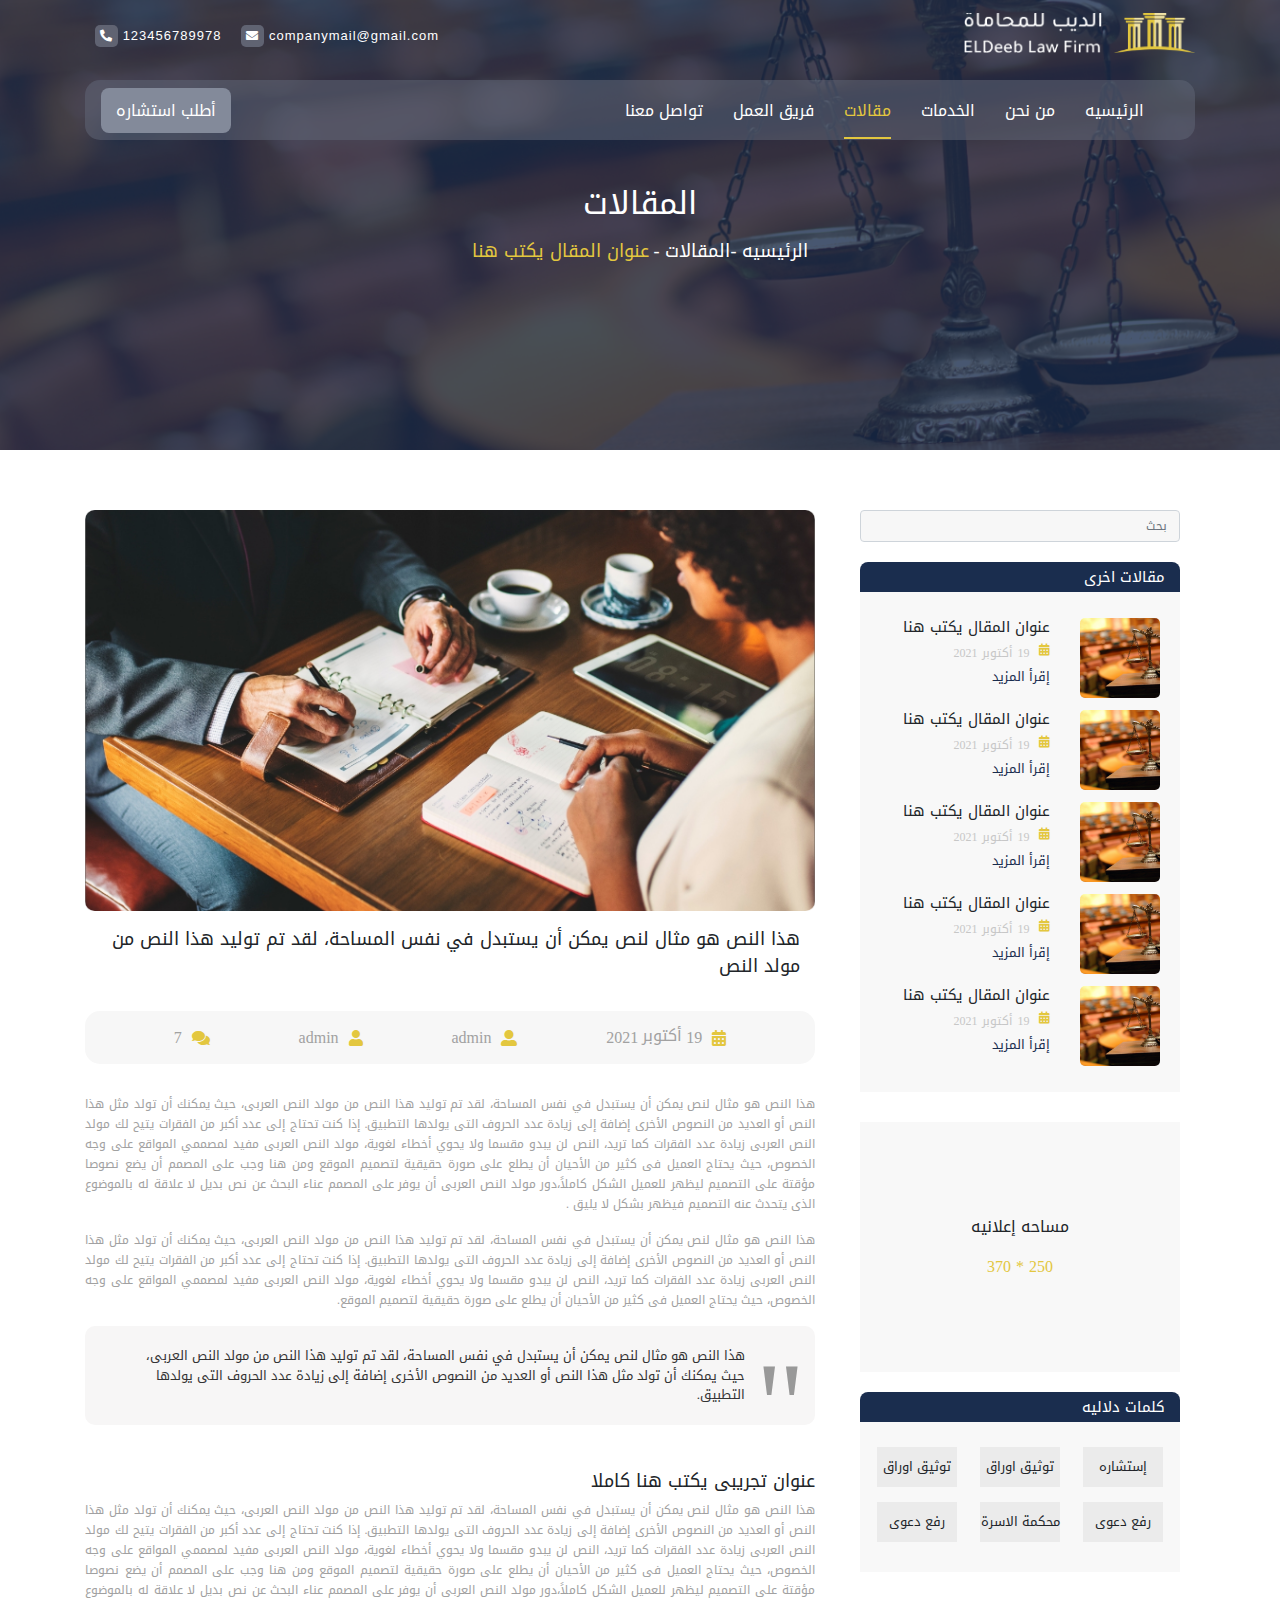
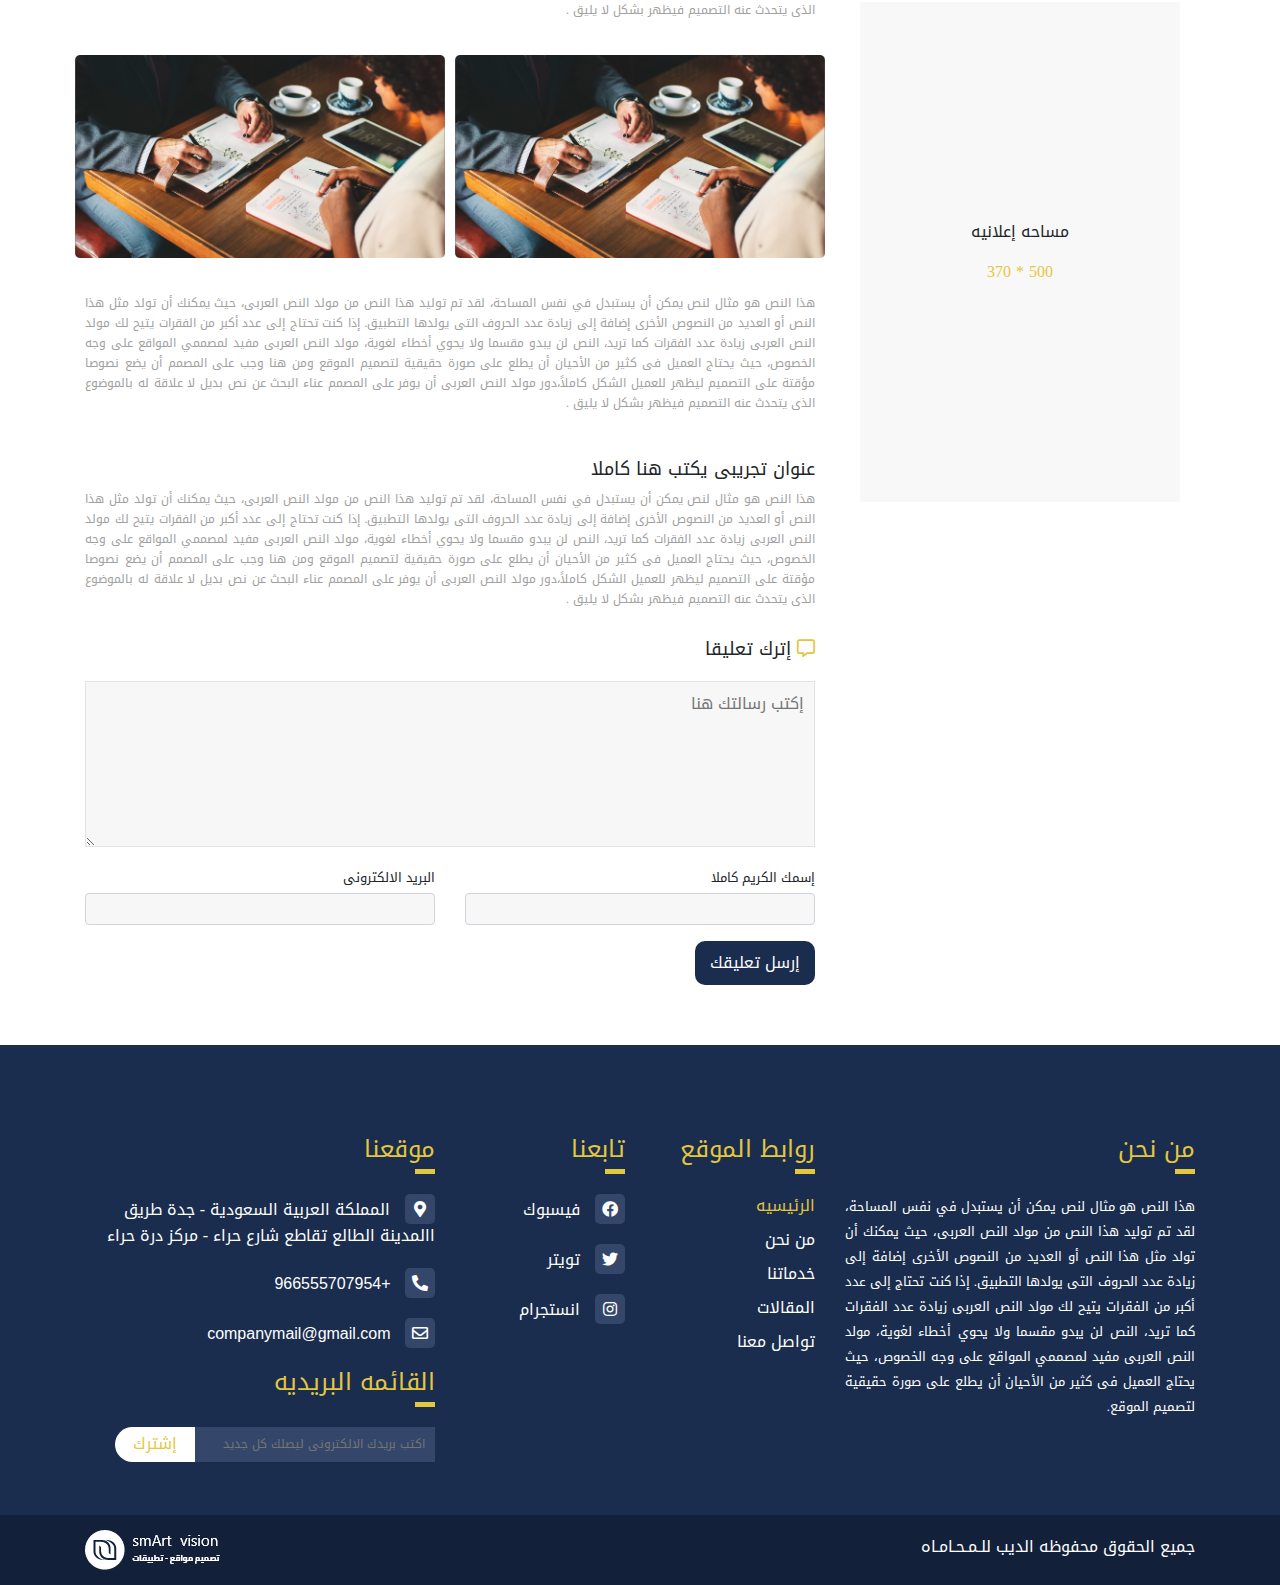
<file: sub-pages/article-details.html>
<!DOCTYPE html>
<html lang="ar" dir="rtl">
    <head>
        <meta charset="UTF-8">
        <meta http-equiv="X-UA-Compatible" content="IE=edge">
        <meta name="viewport" content="width=device-width, initial-scale=1.0">
        <link rel="icon" href="../assets/images/Mask.png">
        <link rel="stylesheet" href="../assets/css/all.css">
        <link rel="stylesheet" href="../assets/css/bootstrap.min.css">
        <link rel="stylesheet" href="../assets/css/owl.carousel.min.css"/>
        <link rel="stylesheet" href="../assets/css/style.css">
        <title>الـديـب للـمـحـامـاه | المقالات</title>
    </head>

    <body>
        <!------------------------ Start header Section --------------------------->
        <header class="header-sub" style="height: 50vh;"> 
            <section class="header__container">
                <div class="container">
                    <div class="header__details">
                        <div class="nav__bars"><i class="fa fa-bars"></i></div>
                        <div class="header__logo">
                            <a href="../index.html"><img src="../assets/images/logo-light.png" alt="logo-light"></a>
                        </div>
                        <div class="header__contact">
                            <ul>
                                <li><a href="#"> companymail@gmail.com <i class="fa fa-envelope"></i></a></li>
                                <li><a href="#"> 123456789978 <i class="fas fa-phone-alt"></i></a></li>
                            </ul>
                        </div>
                    </div>
                    <nav class="navbar">
                        <ul>
                            <li><a href="../index.html" >الرئيسيه</a></li>
                            <li><a href="about.html">من نحن</a></li>
                            <li><a href="services.html">الخدمات</a></li>
                            <li><a href="articles.html" class="active">مقالات</a></li>
                            <li><a href="teamwork.html">فريق العمل</a></li>
                            <li><a href="contact-us.html">تواصل معنا</a></li>
                        </ul>
                        <button class="request__btn" id="open__request">
                            <a href="#">أطلب استشاره</a>
                        </button>
                    </nav>
                    <div class="header__content">
                        <h2>المقالات</h2>
                        <div>
                            <h5> الرئيسيه - </h5>  <h5> المقالات -</h5> <h5 class="page-active"> عنوان المقال يكتب هنا </h5>
                        </div>
                    </div>
                </div>
            </section>
            <div class="side__bar">
                <span class="close__sidebar"><i class="fa fa-times"></i></span>
                <ul class="side__bar-links">
                    <li><a href="index.html" class="navLink">الرئيسيه</a></li>
                    <li><a href="sub-pages/about.html" class="navLink">من نحن</a></li>
                    <li><a href="sub-pages/services.html" class="navLink">الخدمات</a></li>
                    <li><a href="sub-pages/articles.html" class="navLink">مقالات</a></li>
                    <li><a href="sub-pages/teamwork.html" class="navLink">فريق العمل</a></li>
                    <li><a href="sub-pages/contact-us.html" class="navLink">تواصل معنا</a></li>
                </ul>
            </div>
        </header>
        <!-- Consultation request Model -->
        <div class="Consultation__request">
            <div class="request__bg">
                <span class="close__request"><i class="fa fa-times"></i></span>
                <div class="request__content container">
                    <div class="request__header">
                        <h2>لطلب استشارة قانونية مدفوعة يرجى التواصل عبر النموذج ادناه</h2>
                        <p>  طلب استشارة قانونية - سيقوم المستشارون بالرد في اسرع وقت ممكن !
                            مع العلم ان رسوم الاستشارة 299 ريال سعودى ما يعادل 79 $</p>
                    </div>
                    <div class="request__form container">
                        <div class="row">
                            <div class="form-group col-md-4 col-xs-12">
                                <h4> الاسم ثلاثى *</h4>
                                <input type="text" class="form-control" placeholder="الاسم ثلاثى *">
                            </div>
                            <div class="form-group col-md-4 col-xs-12">
                                <h4>رقم الواتس اب مبدوء بالرقم الدولى *</h4>
                                <input type="text" class="form-control" placeholder="رقم الواتس اب مبدوء بالرقم الدولى">
                            </div>
                            <div class="form-group col-md-4 col-xs-12">
                                <h4>البريد الالكترونى *</h4>
                                <input type="text" class="form-control" placeholder="البريد الالكترونى *">
                            </div>
    
                            <div class="form-group col-md-12 col-xs-12 container">
                                <h3>اختيار تخصص المستشار القانونى</h3>
                                <div class="volunteer-checks row">
                                    <div class="check__group col-md-3">
                                        <input type="checkbox" id="intern" name="" value="">
                                        <label for="intern">مستشار تجارى</label>
                                    </div>
                                    <div class="check__group col-md-3">
                                        <input type="checkbox" id="hr" name="" value="">
                                        <label for="hr">مستشار شركات</label>
                                    </div>
                                    <div class="check__group col-md-3">
                                        <input type="checkbox" id="activity" name="" value="">
                                        <label for="activity">مستشار أحوال شخصية</label>
                                    </div>
                                    <div class="check__group col-md-3">
                                        <input type="checkbox" id="healthy" name="" value="">
                                        <label for="healthy">مستشار عمالى</label>
                                    </div>
                                    <div class="check__group col-md-4">
                                        <input type="checkbox" id="exp" name="" value="">
                                        <label for="exp">كتابة / مراجعة عقد او لائحة اعتراضية</label>
                                    </div>
                                    <div class="check__group col-md-4">
                                        <input type="checkbox" id="exp" name="" value="">
                                        <label for="exp">محامى ترافع لدى المحكمه</label>
                                    </div>
                                    <div class="check__group col-md-4">
                                        <input type="checkbox" id="exp" name="" value="">
                                        <label for="exp">مستشار في جميع التخصصات</label>
                                    </div>
                                </div>
                            </div>
                            <div class="form-group col-md-12 col-xs-12 container">
                                <h3>موضوع الاستشارة</h3>
                                <div class="volunteer-checks row">
                                    <textarea class="col-md-12 col-xs-12" name="" id="" cols="30" rows="4" placeholder="إكتب موضوع الإستشاره"></textarea>
                                </div>
                            </div>
                        </div>
                    </div>
                </div>
            </div>
        </div>
        <!------------------------ End header Section ----------------------------->
        <main>
            <div class="single__article-container">
                <div class="container">
                    <div class="row">
                        <div class="col-md-8 col-xs-12" style="order: 2">
                            <div class="single__article">
                                <div class="singe__article-img">
                                    <img src="../assets/images/rawpixel.png" alt="">
                                </div>
                                <div class="article-text">
                                    <p>هذا النص هو مثال لنص يمكن أن يستبدل في نفس المساحة، لقد تم توليد هذا النص من مولد النص</p>
                                </div>
                                <ul class="article-links">
                                    <li><span><i class="fa fa-calendar-alt"></i>  19 <p> أكتوبر </p> 2021 </span></li>
                                    <li><span><i class="fa fa-user-alt"></i>  admin</span></li>
                                    <li><span><i class="fa fa-user"></i>  admin</span></li>
                                    <li><span><i class="fa fa-comments"></i> 7</span></li>
                                </ul>
                                <div class="article__description">
                                    <p>
                                        هذا النص هو مثال لنص يمكن أن يستبدل في نفس المساحة، لقد تم توليد هذا النص من مولد النص العربى، حيث يمكنك أن تولد مثل هذا النص أو العديد من النصوص الأخرى إضافة إلى زيادة عدد الحروف التى يولدها التطبيق.
إذا كنت تحتاج إلى عدد أكبر من الفقرات يتيح لك مولد النص العربى زيادة عدد الفقرات كما تريد، النص لن يبدو مقسما ولا يحوي أخطاء لغوية، مولد النص العربى مفيد لمصممي المواقع على وجه الخصوص، حيث يحتاج العميل فى كثير من الأحيان أن يطلع على صورة حقيقية لتصميم الموقع 
ومن هنا وجب على المصمم أن يضع نصوصا مؤقتة على التصميم ليظهر للعميل الشكل كاملاً،دور مولد النص العربى أن يوفر على المصمم عناء البحث عن نص بديل لا علاقة له بالموضوع الذى يتحدث عنه التصميم فيظهر بشكل لا يليق
.
                                    </p>
                                    <p>
هذا النص هو مثال لنص يمكن أن يستبدل في نفس المساحة، لقد تم توليد هذا النص من مولد النص العربى، حيث يمكنك أن تولد مثل هذا النص أو العديد من النصوص الأخرى إضافة إلى زيادة عدد الحروف التى يولدها التطبيق.
إذا كنت تحتاج إلى عدد أكبر من الفقرات يتيح لك مولد النص العربى زيادة عدد الفقرات كما تريد، النص لن يبدو مقسما ولا يحوي أخطاء لغوية، مولد النص العربى مفيد لمصممي المواقع على وجه الخصوص، حيث يحتاج العميل فى كثير من الأحيان أن يطلع على صورة حقيقية لتصميم الموقع.

                                    </p>
                                </div>
                                <blockquote>
                                    هذا النص هو مثال لنص يمكن أن يستبدل في نفس المساحة، لقد تم توليد هذا النص من مولد النص العربى، حيث يمكنك أن تولد مثل هذا النص أو العديد من النصوص الأخرى إضافة إلى زيادة عدد الحروف التى يولدها التطبيق.
                                </blockquote>
                                <div class="article__description">
                                    <h5>عنوان تجريبى يكتب هنا كاملا</h5>
                                    <p>
                                        هذا النص هو مثال لنص يمكن أن يستبدل في نفس المساحة، لقد تم توليد هذا النص من مولد النص العربى، حيث يمكنك أن تولد مثل هذا النص أو العديد من النصوص الأخرى إضافة إلى زيادة عدد الحروف التى يولدها التطبيق.
إذا كنت تحتاج إلى عدد أكبر من الفقرات يتيح لك مولد النص العربى زيادة عدد الفقرات كما تريد، النص لن يبدو مقسما ولا يحوي أخطاء لغوية، مولد النص العربى مفيد لمصممي المواقع على وجه الخصوص، حيث يحتاج العميل فى كثير من الأحيان أن يطلع على صورة حقيقية لتصميم الموقع 
ومن هنا وجب على المصمم أن يضع نصوصا مؤقتة على التصميم ليظهر للعميل الشكل كاملاً،دور مولد النص العربى أن يوفر على المصمم عناء البحث عن نص بديل لا علاقة له بالموضوع الذى يتحدث عنه التصميم فيظهر بشكل لا يليق
.
                                    </p>
                                </div>
                                <div class="single__img row">
                                    <img class="col-md-6 col-xs-12" src="../assets/images/rawpixel.png" alt="">
                                    <img class="col-md-6 col-xs-12" src="../assets/images/rawpixel.png" alt="">
                                </div>
                                <div class="article__description">
                                    <p>
                                        هذا النص هو مثال لنص يمكن أن يستبدل في نفس المساحة، لقد تم توليد هذا النص من مولد النص العربى، حيث يمكنك أن تولد مثل هذا النص أو العديد من النصوص الأخرى إضافة إلى زيادة عدد الحروف التى يولدها التطبيق.
إذا كنت تحتاج إلى عدد أكبر من الفقرات يتيح لك مولد النص العربى زيادة عدد الفقرات كما تريد، النص لن يبدو مقسما ولا يحوي أخطاء لغوية، مولد النص العربى مفيد لمصممي المواقع على وجه الخصوص، حيث يحتاج العميل فى كثير من الأحيان أن يطلع على صورة حقيقية لتصميم الموقع 
ومن هنا وجب على المصمم أن يضع نصوصا مؤقتة على التصميم ليظهر للعميل الشكل كاملاً،دور مولد النص العربى أن يوفر على المصمم عناء البحث عن نص بديل لا علاقة له بالموضوع الذى يتحدث عنه التصميم فيظهر بشكل لا يليق
.
                                    </p>
                                </div>
                                <div class="article__description">
                                    <h5>عنوان تجريبى يكتب هنا كاملا</h5>
                                    <p>
                                        هذا النص هو مثال لنص يمكن أن يستبدل في نفس المساحة، لقد تم توليد هذا النص من مولد النص العربى، حيث يمكنك أن تولد مثل هذا النص أو العديد من النصوص الأخرى إضافة إلى زيادة عدد الحروف التى يولدها التطبيق.
إذا كنت تحتاج إلى عدد أكبر من الفقرات يتيح لك مولد النص العربى زيادة عدد الفقرات كما تريد، النص لن يبدو مقسما ولا يحوي أخطاء لغوية، مولد النص العربى مفيد لمصممي المواقع على وجه الخصوص، حيث يحتاج العميل فى كثير من الأحيان أن يطلع على صورة حقيقية لتصميم الموقع 
ومن هنا وجب على المصمم أن يضع نصوصا مؤقتة على التصميم ليظهر للعميل الشكل كاملاً،دور مولد النص العربى أن يوفر على المصمم عناء البحث عن نص بديل لا علاقة له بالموضوع الذى يتحدث عنه التصميم فيظهر بشكل لا يليق
.
                                    </p>
                                </div>
                                <div class="article__form row">
                                    <h5 class="col-md-12 col-xs-12"><i class="far fa-comment-alt"></i> إترك تعليقا</h5>
                                    <div class="form-group col-md-12 col-xs-12">
                                        <textarea class="contact__message col-md-12 col-xs-12" name="" id="" cols="30" rows="6" placeholder="إكتب رسالتك هنا"></textarea>
                                    </div>
                                    <div class="form-group col-md-6 col-xs-12">
                                        <h4> إسمك الكريم كاملا </h4>
                                        <input type="text" class="form-control">
                                    </div>
                                    <div class="form-group col-md-6 col-xs-12">
                                        <h4>البريد الالكترونى </h4>
                                        <input type="text" class="form-control">
                                    </div>
                                    <div class="col-md-12 col-xs-12">
                                        <button class="article__btn">إرسل تعليقك</button>
                                    </div>
                                </div>
                            </div>
                        </div>
                        <div class="col-md-4 col-xs-12" style="order: 1">
                            <div class="more__articles">
                                <div class="articles__section">
                                    <div class="form-group col-md-12 col-xs-12">
                                        <input type="text" class="form-control" placeholder="بحث">
                                    </div>
                                    <h4 class="article__title col-md-11 col-xs-12">مقالات اخرى</h4>
                                    <div class="more__articles-content col-md-11 col-xs-12">
                                        <div class="article__content">
                                            <div class="article__content-img">
                                                <img src="../assets/images/shutterstock_811909301-1.png" alt="">
                                            </div>
                                            <div class="article__content-info">
                                                <h6>عنوان المقال يكتب هنا</h6>
                                                <span><i class="fa fa-calendar-alt"></i>  19 <p> أكتوبر </p> 2021 </span>
                                                <a href="#">إقرأ المزيد</a>
                                            </div>
                                        </div>
                                        <div class="article__content">
                                            <div class="article__content-img">
                                                <img src="../assets/images/shutterstock_811909301-1.png" alt="">
                                            </div>
                                            <div class="article__content-info">
                                                <h6>عنوان المقال يكتب هنا</h6>
                                                <span><i class="fa fa-calendar-alt"></i>  19 <p> أكتوبر </p> 2021 </span>
                                                <a href="#">إقرأ المزيد</a>
                                            </div>
                                        </div>
                                        <div class="article__content">
                                            <div class="article__content-img">
                                                <img src="../assets/images/shutterstock_811909301-1.png" alt="">
                                            </div>
                                            <div class="article__content-info">
                                                <h6>عنوان المقال يكتب هنا</h6>
                                                <span><i class="fa fa-calendar-alt"></i>  19 <p>أكتوبر</p> 2021 </span>
                                                <a href="#">إقرأ المزيد</a>
                                            </div>
                                        </div>
                                        <div class="article__content">
                                            <div class="article__content-img">
                                                <img src="../assets/images/shutterstock_811909301-1.png" alt="">
                                            </div>
                                            <div class="article__content-info">
                                                <h6>عنوان المقال يكتب هنا</h6>
                                                <span><i class="fa fa-calendar-alt"></i>  19 <p>أكتوبر</p> 2021 </span>
                                                <a href="#">إقرأ المزيد</a>
                                            </div>
                                        </div>
                                        <div class="article__content">
                                            <div class="article__content-img">
                                                <img src="../assets/images/shutterstock_811909301-1.png" alt="">
                                            </div>
                                            <div class="article__content-info">
                                                <h6>عنوان المقال يكتب هنا</h6>
                                                <span><i class="fa fa-calendar-alt"></i>  19 <p>أكتوبر</p> 2021 </span>
                                                <a href="#">إقرأ المزيد</a>
                                            </div>
                                        </div>
                                    </div>
                                    <div class="ads col-md-11 col-xs-12">
                                        <div>
                                            <p>مساحه إعلانيه</p>
                                            <span> 250 * 370 </span>
                                        </div>
                                    </div>
                                    <h4 class="article__title col-md-11 col-xs-12">كلمات دلاليه</h4>
                                    <div class="words__relation col-md-11 col-xs-12">
                                        <div class="col-md-3">إستشاره</div>
                                        <div class="col-md-3">توثيق اوراق</div>
                                        <div class="col-md-3">توثيق اوراق</div>
                                        <div class="col-md-3">رفع دعوى</div>
                                        <div class="col-md-3">محكمة الاسرة</div>
                                        <div class="col-md-3">رفع دعوى</div>
                                    </div>
                                    <div class="ads ads-2 col-md-11 col-xs-12">
                                        <div>
                                            <p>مساحه إعلانيه</p>
                                            <span> 500 * 370 </span>
                                        </div>
                                    </div>
                                </div>
                            </div>
                        </div>
                    </div>
                </div>
            </div>
        </main>
        <!------------------------ Start footer Section --------------------------->
        <footer>
            <div class="footer__container">
                <div class="container">
                    <div class="row">
                        <div class="footer__details col-md-4 col-xs-12">
                            <h3>من نحن</h3>
                            <p>هذا النص هو مثال لنص يمكن أن يستبدل في نفس المساحة، لقد تم توليد هذا النص من مولد النص العربى، حيث يمكنك أن تولد مثل هذا النص أو العديد من النصوص الأخرى إضافة إلى زيادة عدد الحروف التى يولدها التطبيق.
                                إذا كنت تحتاج إلى عدد أكبر من الفقرات يتيح لك مولد النص العربى زيادة عدد الفقرات كما تريد، النص لن يبدو مقسما ولا يحوي أخطاء لغوية، مولد النص العربى مفيد لمصممي المواقع على وجه الخصوص، حيث يحتاج العميل فى كثير من الأحيان أن يطلع على صورة حقيقية لتصميم الموقع.</p>
                        </div>
                        <div class="footer__details col-md-2 col-xs-12">
                            <h3>روابط الموقع</h3>
                            <ul class="footer__links">
                                <li><a class="link__active" href="#">الرئيسيه</a></li>
                                <li><a href="about.html">من نحن</a></li>
                                <li><a href="services.html">خدماتنا</a></li>
                                <li><a href="articles.html">المقالات</a></li>
                                <li><a href="contact-us.html">تواصل معنا</a></li>
                            </ul>
                        </div>
                        <div class="footer__details col-md-2 col-xs-12">
                            <h3>تابعنا</h3>
                            <ul class="footer__social">
                                <li><a href="#"> <i class="fab fa-facebook"></i> فيسبوك</a></li>
                                <li><a href="#"> <i class="fab fa-twitter"></i> تويتر</a></li>
                                <li><a href="#"> <i class="fab fa-instagram"></i> انستجرام</a></li>
                            </ul>
                        </div>
                        <div class="footer__details col-md-4 col-xs-12">
                            <h3>موقعنا</h3>
                            <ul class="footer__location">
                                <li><a class="locate" href="#"> <i class="fas fa-map-marker-alt"></i>
                                    المملكة العربية السعودية - جدة
                                    طريق االمدينة الطالع تقاطع شارع حراء - مركز درة حراء
                                </a></li>
                                <li><a href="#"> <i class="fas fa-phone-alt"></i> +966555707954</a></li>
                                <li><a href="#"> <i class="far fa-envelope"></i> companymail@gmail.com</a></li>
                            </ul>
                            <div class="email__list">
                                <h3>القائمه البريديه</h3>
                                <form>
                                    <input type="text" name="" placeholder="اكتب بريدك الالكترونى ليصلك كل جديد">
                                    <button>إشترك</button>
                                </form>
                            </div>
                        </div>
                    </div>
                </div>
                <div class="copyright">
                    <div class="container">
                        <div class="copyright__content">
                            <p>جميع الحقوق محفوظه الديب للـمـحـامـاه</p>
                            <img src="../assets/images/SmartVision.png" alt="SmartVision">
                        </div>
                    </div>
                </div>
            </div>
        </footer>

        <!------------------------ End footer Section ----------------------------->
        <script src="../assets/js/jquery-3.6.0.min.js"></script>
        <script src="../assets/js/bootstrap.min.js"></script>
        <script src="../assets/js/owl.carousel.min.js"></script>
        <script src="../assets/js/script.js"></script>
    </body>
</html>
</file>
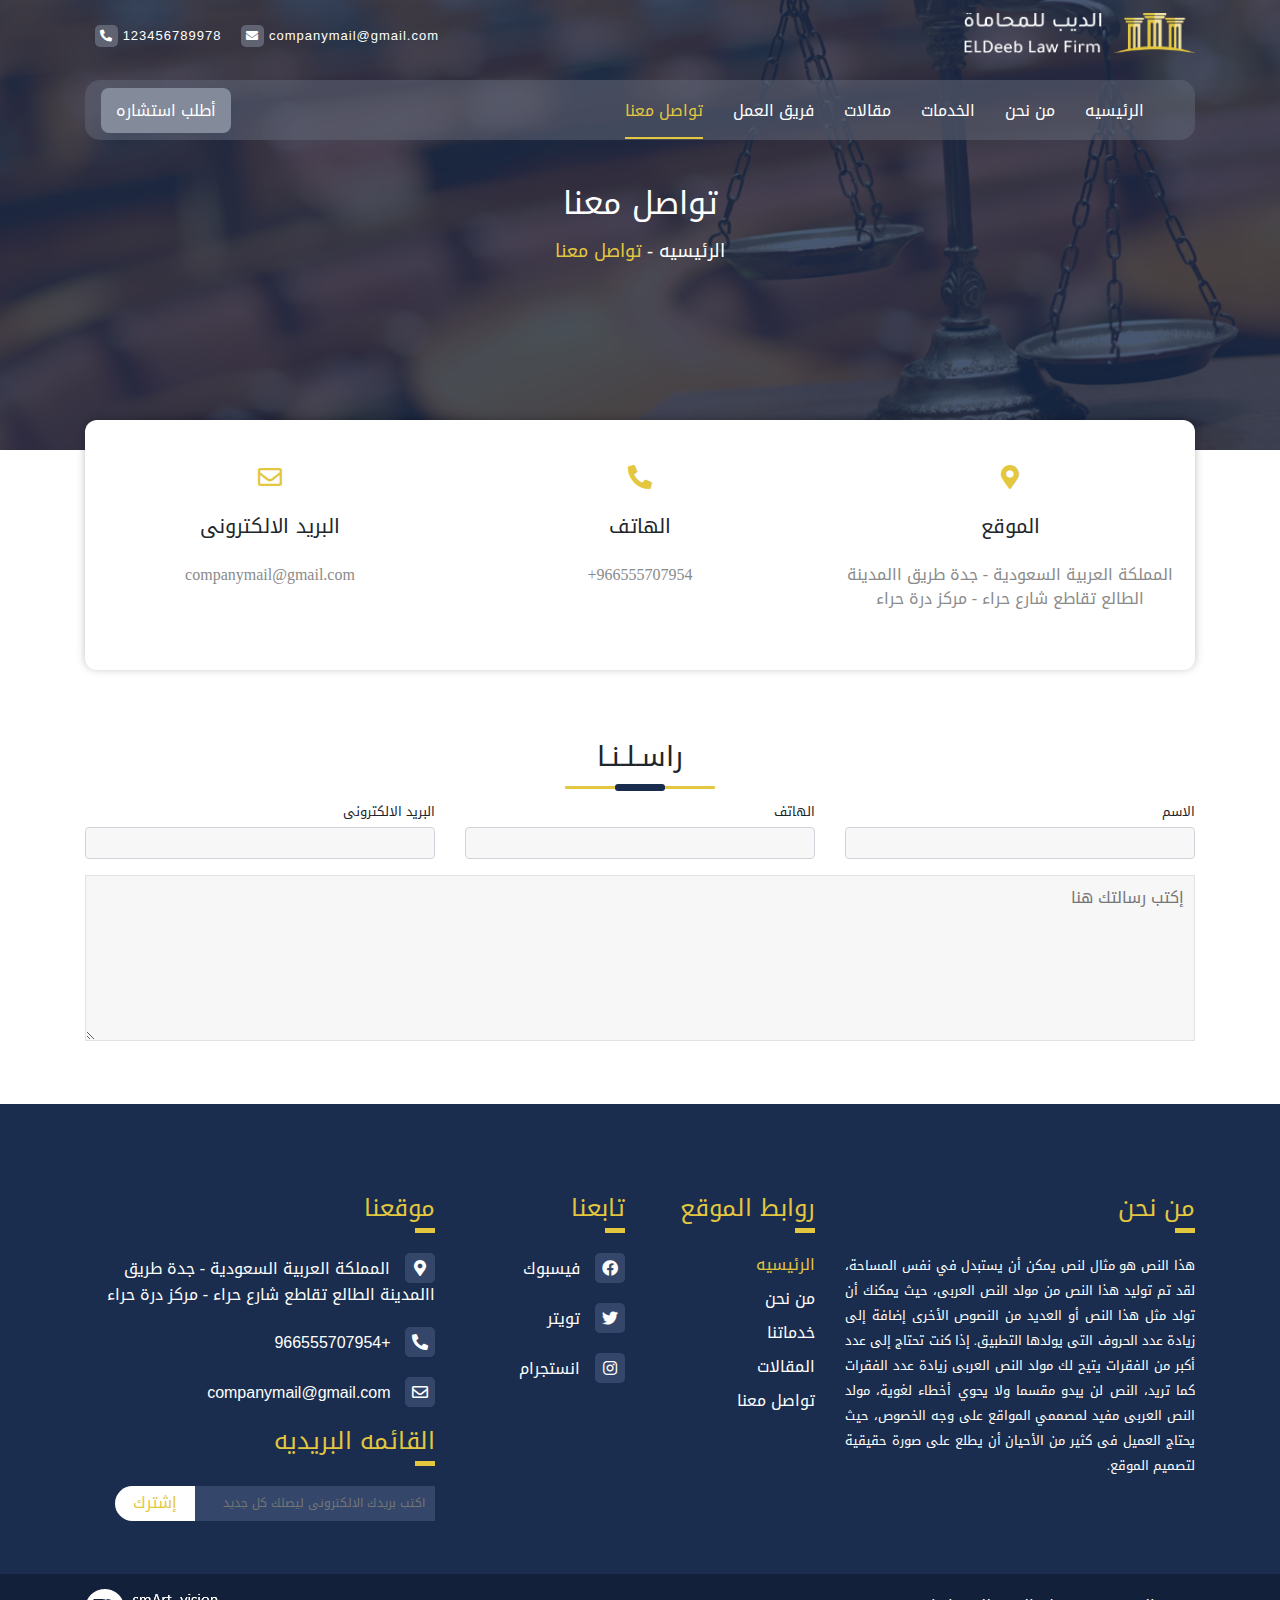
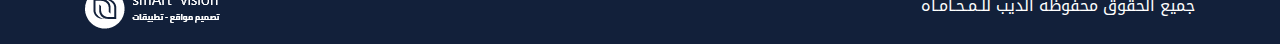
<file: sub-pages/contact-us.html>
<!DOCTYPE html>
<html lang="ar" dir="rtl">
    <head>
        <meta charset="UTF-8">
        <meta http-equiv="X-UA-Compatible" content="IE=edge">
        <meta name="viewport" content="width=device-width, initial-scale=1.0">
        <link rel="icon" href="../assets/images/Mask.png">
        <link rel="stylesheet" href="../assets/css/all.css">
        <link rel="stylesheet" href="https://unpkg.com/swiper/swiper-bundle.min.css"/>
        <link rel="stylesheet" href="../assets/css/bootstrap.min.css">
        <link rel="stylesheet" href="../assets/css/owl.carousel.min.css"/>
        <link rel="stylesheet" href="../assets/css/style.css">
        <title>الـديـب للـمـحـامـاه | تواصل معنا</title>
    </head>

    <body>
        <!------------------------ Start header Section --------------------------->
        <header class="header-sub" style="height: 50vh;">
            <section class="header__container">
                <div class="container">
                    <div class="header__details">
                        <div class="nav__bars"><i class="fa fa-bars"></i></div>
                        <div class="header__logo">
                            <a href="../index.html"><img src="../assets/images/logo-light.png" alt="logo-light"></a>
                        </div>
                        <div class="header__contact">
                            <ul>
                                <li><a href="#"> companymail@gmail.com <i class="fa fa-envelope"></i></a></li>
                                <li><a href="#"> 123456789978 <i class="fas fa-phone-alt"></i></a></li>
                            </ul>
                        </div>
                    </div>
                    <nav class="navbar">
                        <ul>
                            <li><a href="../index.html" >الرئيسيه</a></li>
                            <li><a href="about.html">من نحن</a></li>
                            <li><a href="services.html">الخدمات</a></li>
                            <li><a href="articles.html">مقالات</a></li>
                            <li><a href="teamwork.html">فريق العمل</a></li>
                            <li><a href="contact-us.html" class="active">تواصل معنا</a></li>
                        </ul>
                        <button class="request__btn" id="open__request">
                            <a href="#">أطلب استشاره</a>
                        </button>
                    </nav>
                    <div class="header__content">
                        <h2>تواصل معنا</h2>
                        <div>
                            <h5> الرئيسيه - </h5>  <h5 class="page-active"> تواصل معنا </h5>
                        </div>
                    </div>
                </div>
            </section>
            <div class="side__bar">
                <span class="close__sidebar"><i class="fa fa-times"></i></span>
                <ul class="side__bar-links">
                    <li><a href="../index.html" class="navLink">الرئيسيه</a></li>
                    <li><a href="about.html" class="navLink">من نحن</a></li>
                    <li><a href="services.html" class="navLink">الخدمات</a></li>
                    <li><a href="articles.html" class="navLink">مقالات</a></li>
                    <li><a href="teamwork.html" class="navLink">فريق العمل</a></li>
                    <li><a href="contact-us.html" class="navLink">تواصل معنا</a></li>
                </ul>
            </div>
        </header>
        <!-- Consultation request Model -->
        <div class="Consultation__request">
            <div class="request__bg">
                <span class="close__request"><i class="fa fa-times"></i></span>
                <div class="request__content container">
                    <div class="request__header">
                        <h2>لطلب استشارة قانونية مدفوعة يرجى التواصل عبر النموذج ادناه</h2>
                        <p>  طلب استشارة قانونية - سيقوم المستشارون بالرد في اسرع وقت ممكن !
                            مع العلم ان رسوم الاستشارة 299 ريال سعودى ما يعادل 79 $</p>
                    </div>
                    <div class="request__form container">
                        <div class="row">
                            <div class="form-group col-md-4 col-xs-12">
                                <h4> الاسم ثلاثى *</h4>
                                <input type="text" class="form-control" placeholder="الاسم ثلاثى *">
                            </div>
                            <div class="form-group col-md-4 col-xs-12">
                                <h4>رقم الواتس اب مبدوء بالرقم الدولى *</h4>
                                <input type="text" class="form-control" placeholder="رقم الواتس اب مبدوء بالرقم الدولى">
                            </div>
                            <div class="form-group col-md-4 col-xs-12">
                                <h4>البريد الالكترونى *</h4>
                                <input type="text" class="form-control" placeholder="البريد الالكترونى *">
                            </div>
    
                            <div class="form-group col-md-12 col-xs-12 container">
                                <h3>اختيار تخصص المستشار القانونى</h3>
                                <div class="volunteer-checks row">
                                    <div class="check__group col-md-3">
                                        <input type="checkbox" id="intern" name="" value="">
                                        <label for="intern">مستشار تجارى</label>
                                    </div>
                                    <div class="check__group col-md-3">
                                        <input type="checkbox" id="hr" name="" value="">
                                        <label for="hr">مستشار شركات</label>
                                    </div>
                                    <div class="check__group col-md-3">
                                        <input type="checkbox" id="activity" name="" value="">
                                        <label for="activity">مستشار أحوال شخصية</label>
                                    </div>
                                    <div class="check__group col-md-3">
                                        <input type="checkbox" id="healthy" name="" value="">
                                        <label for="healthy">مستشار عمالى</label>
                                    </div>
                                    <div class="check__group col-md-4">
                                        <input type="checkbox" id="exp" name="" value="">
                                        <label for="exp">كتابة / مراجعة عقد او لائحة اعتراضية</label>
                                    </div>
                                    <div class="check__group col-md-4">
                                        <input type="checkbox" id="exp" name="" value="">
                                        <label for="exp">محامى ترافع لدى المحكمه</label>
                                    </div>
                                    <div class="check__group col-md-4">
                                        <input type="checkbox" id="exp" name="" value="">
                                        <label for="exp">مستشار في جميع التخصصات</label>
                                    </div>
                                </div>
                            </div>
                            <div class="form-group col-md-12 col-xs-12 container">
                                <h3>موضوع الاستشارة</h3>
                                <div class="volunteer-checks row">
                                    <textarea class="col-md-12 col-xs-12" name="" id="" cols="30" rows="4" placeholder="إكتب موضوع الإستشاره"></textarea>
                                </div>
                            </div>
                        </div>
                    </div>
                </div>
            </div>
        </div>
        <!------------------------ End header Section ----------------------------->
        <main>
            <div class="contact__container">
                <div class="container">
                    <div class="contact__details">
                        <div class="row">
                            <div class="contact__info col-md-4 col-xs-12">
                                <i class="fas fa-map-marker-alt"></i>
                                <h4>الموقع</h4>
                                <p>المملكة العربية السعودية - جدة
                                طريق االمدينة الطالع تقاطع شارع حراء - مركز درة حراء</p>
                            </div>
                            <div class="contact__info col-md-4 col-xs-12">
                                <i class="fas fa-phone-alt"></i>
                                <h4>الهاتف</h4>
                                <p>966555707954+</p>
                            </div>
                            <div class="contact__info col-md-4 col-xs-12">
                                <i class="far fa-envelope"></i> 
                                <h4>البريد الالكترونى</h4>
                                <p>companymail@gmail.com</p>
                            </div>
                        </div>
                    </div>

                    <div class="contact__form">
                        <h3>راسـلـنـا</h3>
                        <div class="row">
                            <div class="form-group col-md-4 col-xs-12">
                                <h4> الاسم </h4>
                                <input type="text" class="form-control">
                            </div>
                            <div class="form-group col-md-4 col-xs-12">
                                <h4>الهاتف</h4>
                                <input type="text" class="form-control">
                            </div>
                            <div class="form-group col-md-4 col-xs-12">
                                <h4>البريد الالكترونى </h4>
                                <input type="text" class="form-control">
                            </div>
                            <div class="form-group col-md-12 col-xs-12">
                                <textarea class="contact__message col-md-12 col-xs-12" name="" id="" cols="30" rows="6" placeholder="إكتب رسالتك هنا"></textarea>
                            </div>
                        </div>
                    </div>
                </div>
            </div>
        </main>
        <!------------------------ Start footer Section --------------------------->
        <footer>
            <div class="footer__container">
                <div class="container">
                    <div class="row">
                        <div class="footer__details col-md-4 col-xs-12">
                            <h3>من نحن</h3>
                            <p>هذا النص هو مثال لنص يمكن أن يستبدل في نفس المساحة، لقد تم توليد هذا النص من مولد النص العربى، حيث يمكنك أن تولد مثل هذا النص أو العديد من النصوص الأخرى إضافة إلى زيادة عدد الحروف التى يولدها التطبيق.
                                إذا كنت تحتاج إلى عدد أكبر من الفقرات يتيح لك مولد النص العربى زيادة عدد الفقرات كما تريد، النص لن يبدو مقسما ولا يحوي أخطاء لغوية، مولد النص العربى مفيد لمصممي المواقع على وجه الخصوص، حيث يحتاج العميل فى كثير من الأحيان أن يطلع على صورة حقيقية لتصميم الموقع.</p>
                        </div>
                        <div class="footer__details col-md-2 col-xs-12">
                            <h3>روابط الموقع</h3>
                            <ul class="footer__links">
                                <li><a class="link__active" href="#">الرئيسيه</a></li>
                                <li><a href="about.html">من نحن</a></li>
                                <li><a href="services.html">خدماتنا</a></li>
                                <li><a href="articles.html">المقالات</a></li>
                                <li><a href="contact-us.html">تواصل معنا</a></li>
                            </ul>
                        </div>
                        <div class="footer__details col-md-2 col-xs-12">
                            <h3>تابعنا</h3>
                            <ul class="footer__social">
                                <li><a href="#"> <i class="fab fa-facebook"></i> فيسبوك</a></li>
                                <li><a href="#"> <i class="fab fa-twitter"></i> تويتر</a></li>
                                <li><a href="#"> <i class="fab fa-instagram"></i> انستجرام</a></li>
                            </ul>
                        </div>
                        <div class="footer__details col-md-4 col-xs-12">
                            <h3>موقعنا</h3>
                            <ul class="footer__location">
                                <li><a class="locate" href="#"> <i class="fas fa-map-marker-alt"></i>
                                    المملكة العربية السعودية - جدة
                                    طريق االمدينة الطالع تقاطع شارع حراء - مركز درة حراء
                                </a></li>
                                <li><a href="#"> <i class="fas fa-phone-alt"></i> +966555707954</a></li>
                                <li><a href="#"> <i class="far fa-envelope"></i> companymail@gmail.com</a></li>
                            </ul>
                            <div class="email__list">
                                <h3>القائمه البريديه</h3>
                                <form>
                                    <input type="text" name="" placeholder="اكتب بريدك الالكترونى ليصلك كل جديد">
                                    <button>إشترك</button>
                                </form>
                            </div>
                        </div>
                    </div>
                </div>
                <div class="copyright">
                    <div class="container">
                        <div class="copyright__content">
                            <p>جميع الحقوق محفوظه الديب للـمـحـامـاه</p>
                            <img src="../assets/images/SmartVision.png" alt="SmartVision">
                        </div>
                    </div>
                </div>
            </div>
        </footer>

        <!------------------------ End footer Section ----------------------------->
        <script src="https://unpkg.com/swiper/swiper-bundle.min.js"></script>
        <script src="../assets/js/jquery-3.6.0.min.js"></script>
        <script src="../assets/js/bootstrap.min.js"></script>
        <script src="../assets/js/owl.carousel.min.js"></script>
        <script src="../assets/js/script.js"></script>
    </body>
</html>
</file>
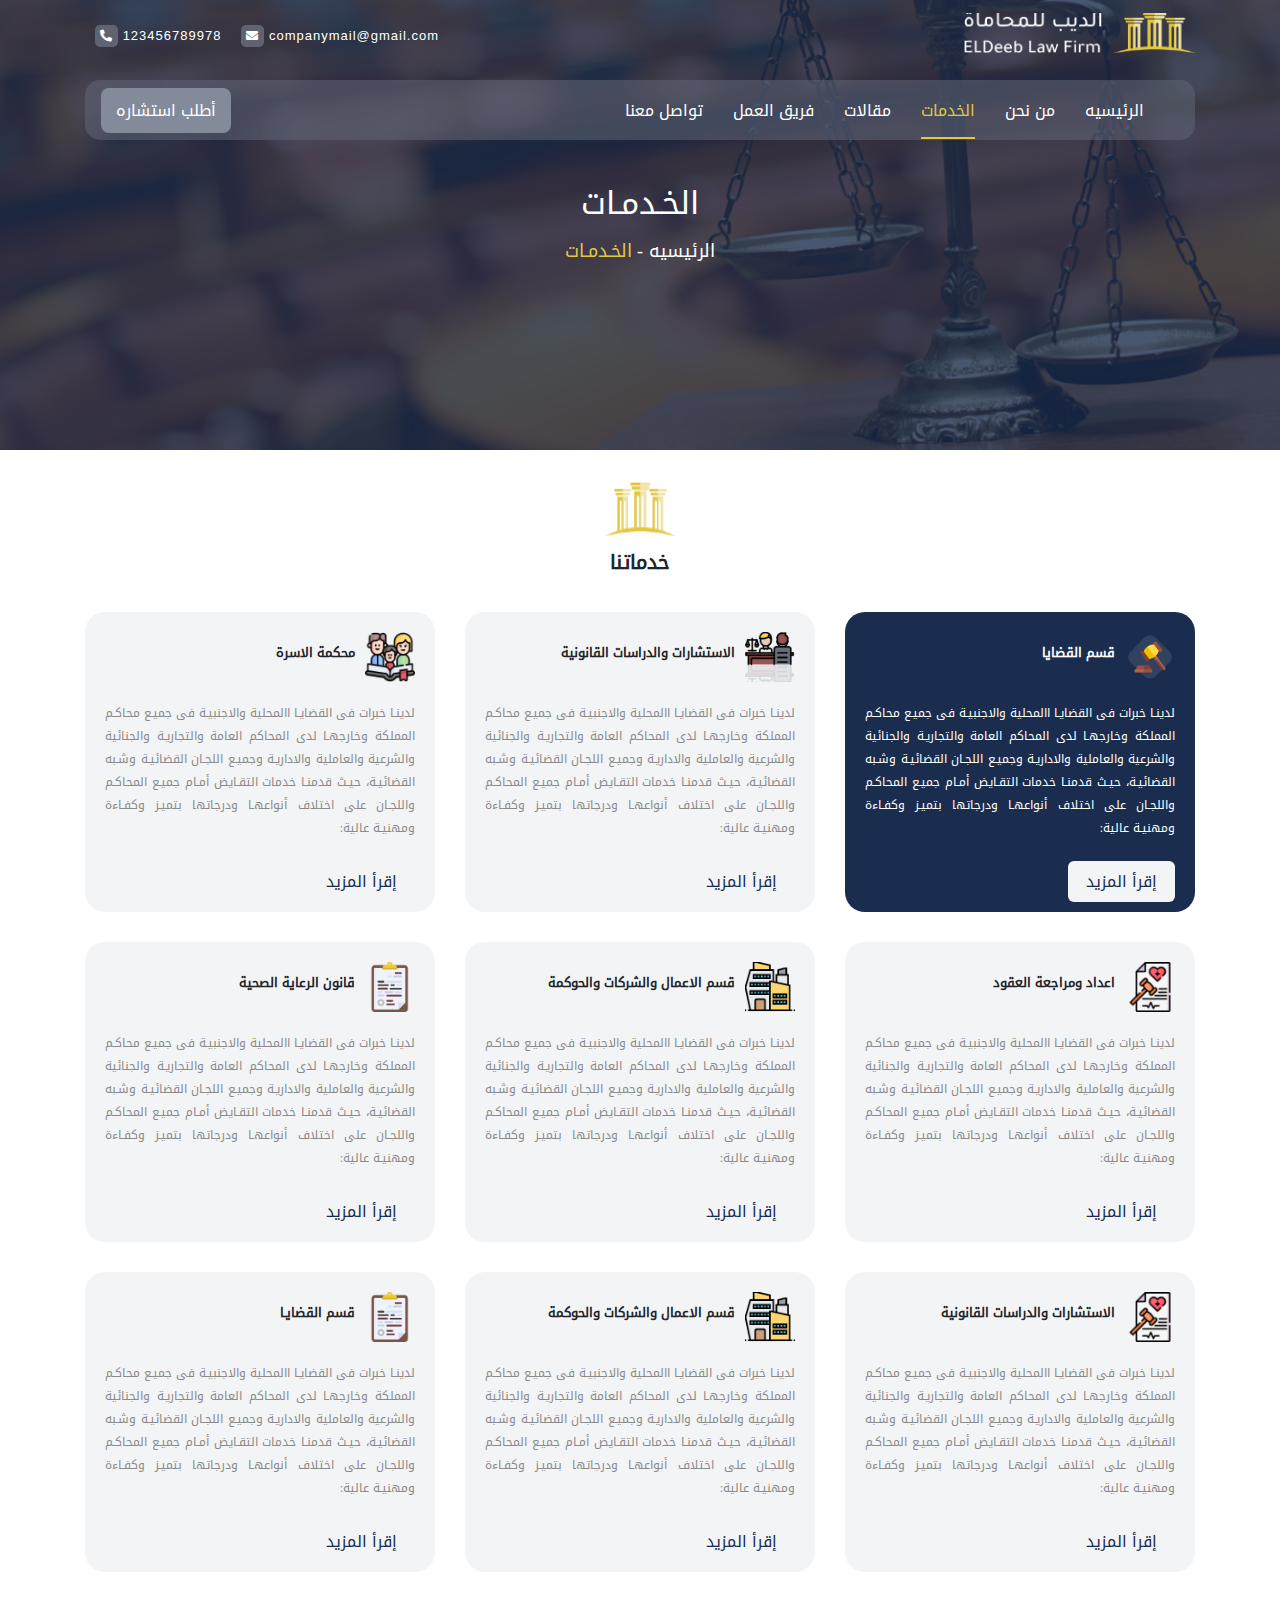
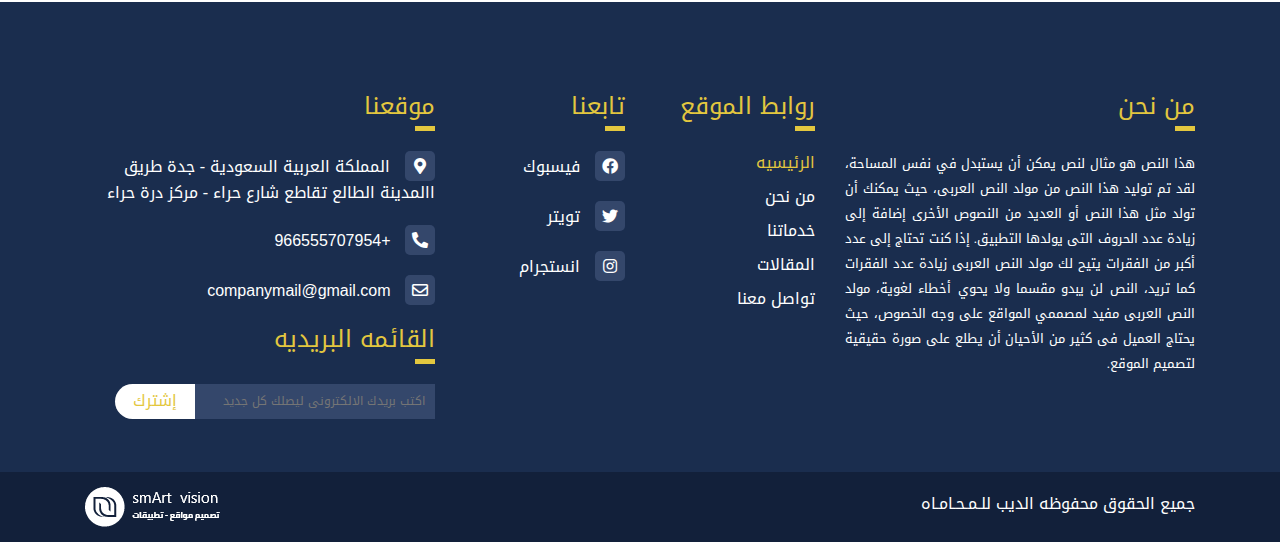
<file: sub-pages/services.html>
<!DOCTYPE html>
<html lang="ar" dir="rtl">
    <head>
        <meta charset="UTF-8">
        <meta http-equiv="X-UA-Compatible" content="IE=edge">
        <meta name="viewport" content="width=device-width, initial-scale=1.0">
        <link rel="icon" href="../assets/images/Mask.png">
        <link rel="stylesheet" href="../assets/css/all.css">
        <link rel="stylesheet" href="https://unpkg.com/swiper/swiper-bundle.min.css"/>
        <link rel="stylesheet" href="../assets/css/bootstrap.min.css">
        <link rel="stylesheet" href="../assets/css/owl.carousel.min.css"/>
        <link rel="stylesheet" href="../assets/css/style.css">
        <title>الـديـب للـمـحـامـاه | الخـدمـات</title>
    </head>

    <body>
        <!------------------------ Start header Section --------------------------->
        <header class="header-sub" style="height: 50vh;">
            <section class="header__container">
                <div class="container">
                    <div class="header__details">
                        <div class="nav__bars"><i class="fa fa-bars"></i></div>
                        <div class="header__logo">
                            <a href="../index.html"><img src="../assets/images/logo-light.png" alt="logo-light"></a>
                        </div>
                        <div class="header__contact">
                            <ul>
                                <li><a href="#"> companymail@gmail.com <i class="fa fa-envelope"></i></a></li>
                                <li><a href="#"> 123456789978 <i class="fas fa-phone-alt"></i></a></li>
                            </ul>
                        </div>
                    </div>
                    <nav class="navbar">
                        <ul>
                            <li><a href="../index.html" >الرئيسيه</a></li>
                            <li><a href="about.html">من نحن</a></li>
                            <li><a href="services.html" class="active">الخدمات</a></li>
                            <li><a href="articles.html">مقالات</a></li>
                            <li><a href="teamwork.html">فريق العمل</a></li>
                            <li><a href="contact-us.html">تواصل معنا</a></li>
                        </ul>
                        <button class="request__btn" id="open__request">
                            <a href="#">أطلب استشاره</a>
                        </button>
                    </nav>
                    <div class="header__content">
                        <h2>الخـدمـات</h2>
                        <div>
                            <h5> الرئيسيه - </h5>  <h5 class="page-active"> الخـدمـات </h5>
                        </div>
                    </div>
                </div>
            </section>
            <div class="side__bar">
                <span class="close__sidebar"><i class="fa fa-times"></i></span>
                <ul class="side__bar-links">
                    <li><a href="../index.html" class="navLink">الرئيسيه</a></li>
                    <li><a href="about.html" class="navLink">من نحن</a></li>
                    <li><a href="services.html" class="navLink">الخدمات</a></li>
                    <li><a href="articles.html" class="navLink">مقالات</a></li>
                    <li><a href="teamwork.html" class="navLink">فريق العمل</a></li>
                    <li><a href="contact-us.html" class="navLink">تواصل معنا</a></li>
                </ul>
            </div>
        </header>
        <!-- Consultation request Model -->
        <div class="Consultation__request">
            <div class="request__bg">
                <span class="close__request"><i class="fa fa-times"></i></span>
                <div class="request__content container">
                    <div class="request__header">
                        <h2>لطلب استشارة قانونية مدفوعة يرجى التواصل عبر النموذج ادناه</h2>
                        <p>  طلب استشارة قانونية - سيقوم المستشارون بالرد في اسرع وقت ممكن !
                            مع العلم ان رسوم الاستشارة 299 ريال سعودى ما يعادل 79 $</p>
                    </div>
                    <div class="request__form container">
                        <div class="row">
                            <div class="form-group col-md-4 col-xs-12">
                                <h4> الاسم ثلاثى *</h4>
                                <input type="text" class="form-control" placeholder="الاسم ثلاثى *">
                            </div>
                            <div class="form-group col-md-4 col-xs-12">
                                <h4>رقم الواتس اب مبدوء بالرقم الدولى *</h4>
                                <input type="text" class="form-control" placeholder="رقم الواتس اب مبدوء بالرقم الدولى">
                            </div>
                            <div class="form-group col-md-4 col-xs-12">
                                <h4>البريد الالكترونى *</h4>
                                <input type="text" class="form-control" placeholder="البريد الالكترونى *">
                            </div>
    
                            <div class="form-group col-md-12 col-xs-12 container">
                                <h3>اختيار تخصص المستشار القانونى</h3>
                                <div class="volunteer-checks row">
                                    <div class="check__group col-md-3">
                                        <input type="checkbox" id="intern" name="" value="">
                                        <label for="intern">مستشار تجارى</label>
                                    </div>
                                    <div class="check__group col-md-3">
                                        <input type="checkbox" id="hr" name="" value="">
                                        <label for="hr">مستشار شركات</label>
                                    </div>
                                    <div class="check__group col-md-3">
                                        <input type="checkbox" id="activity" name="" value="">
                                        <label for="activity">مستشار أحوال شخصية</label>
                                    </div>
                                    <div class="check__group col-md-3">
                                        <input type="checkbox" id="healthy" name="" value="">
                                        <label for="healthy">مستشار عمالى</label>
                                    </div>
                                    <div class="check__group col-md-4">
                                        <input type="checkbox" id="exp" name="" value="">
                                        <label for="exp">كتابة / مراجعة عقد او لائحة اعتراضية</label>
                                    </div>
                                    <div class="check__group col-md-4">
                                        <input type="checkbox" id="exp" name="" value="">
                                        <label for="exp">محامى ترافع لدى المحكمه</label>
                                    </div>
                                    <div class="check__group col-md-4">
                                        <input type="checkbox" id="exp" name="" value="">
                                        <label for="exp">مستشار في جميع التخصصات</label>
                                    </div>
                                </div>
                            </div>
                            <div class="form-group col-md-12 col-xs-12 container">
                                <h3>موضوع الاستشارة</h3>
                                <div class="volunteer-checks row">
                                    <textarea class="col-md-12 col-xs-12" name="" id="" cols="30" rows="4" placeholder="إكتب موضوع الإستشاره"></textarea>
                                </div>
                            </div>
                        </div>
                    </div>
                </div>
            </div>
        </div>
        <!------------------------ End header Section ----------------------------->
        <main>
            <!--=======   Start Services section  =======-->
            <section class="services__container">
                <div class="section__title">
                    <img src="../assets/images/Mask.png" alt="Mask">
                    <h5>خدماتنا</h5>
                </div>
                <div class="container">
                    <div class="row">
                        <div class="service col-md-4 col-xs-12">
                            <div class="service__content service__active">
                                <div class="service__content__details">
                                    <div class="service__title">
                                        <img src="../assets/images/case1.png" alt="Mask">
                                        <h3> قسم القضايا</h3>
                                    </div>
                                    <div class="service__text">
                                        <p>لدينـا خبرات فى القضايـا االمحلية والاجنبيـة فى جميـع محاكـم  المملكة وخارجهـا لدى المحاكم العامة والتجاريـة والجنائية والشرعية والعاملية والاداريـة وجميـع اللجـان القضائيـة وشـبه القضائيـة، حيـث قدمنـا خدمات
                                            التقـايض أمـام جميـع المحاكـم  واللجـان على اختلاف أنواعهـا ودرجاتها
                                            بتميـز وكفـاءة ومهنيـة عالية: </p>
                                    </div>
                                    <a href="#" class="read__more">إقرأ المزيد</a>
                                </div>
                            </div>
                        </div>
                        <div class="service col-md-4 col-xs-12">
                            <div class="service__content">
                                <div class="service__content__details">
                                    <div class="service__title">
                                        <img src="../assets/images/case2.png" alt="Mask">
                                        <h3> الاستشارات والدراسات القانونية</h3>
                                    </div>
                                    <div class="service__text">
                                        <p>لدينـا خبرات فى القضايـا االمحلية والاجنبيـة فى جميـع محاكـم  المملكة وخارجهـا لدى المحاكم العامة والتجاريـة والجنائية والشرعية والعاملية والاداريـة وجميـع اللجـان القضائيـة وشـبه القضائيـة، حيـث قدمنـا خدمات
                                            التقـايض أمـام جميـع المحاكـم  واللجـان على اختلاف أنواعهـا ودرجاتها
                                            بتميـز وكفـاءة ومهنيـة عالية: </p>
                                    </div>
                                    <a href="#" class="read__more">إقرأ المزيد</a>
                                </div>
                            </div>                            
                        </div>
                        <div class="service col-md-4 col-xs-12">
                            <div class="service__content">
                                <div class="service__content__details">
                                    <div class="service__title">
                                        <img src="../assets/images/case3.png" alt="Mask">
                                        <h3>محكمة الاسرة</h3>
                                    </div>
                                    <div class="service__text">
                                        <p>لدينـا خبرات فى القضايـا االمحلية والاجنبيـة فى جميـع محاكـم  المملكة وخارجهـا لدى المحاكم العامة والتجاريـة والجنائية والشرعية والعاملية والاداريـة وجميـع اللجـان القضائيـة وشـبه القضائيـة، حيـث قدمنـا خدمات
                                            التقـايض أمـام جميـع المحاكـم  واللجـان على اختلاف أنواعهـا ودرجاتها
                                            بتميـز وكفـاءة ومهنيـة عالية: </p>
                                    </div>
                                    <a href="#" class="read__more">إقرأ المزيد</a>
                                </div>
                            </div>
                        </div>
                        <div class="service col-md-4 col-xs-12">
                            <div class="service__content">
                                <div class="service__content__details">
                                    <div class="service__title">
                                        <img src="../assets/images/case4.png" alt="Mask">
                                        <h3>اعداد ومراجعة العقود</h3>
                                    </div>
                                    <div class="service__text">
                                        <p>لدينـا خبرات فى القضايـا االمحلية والاجنبيـة فى جميـع محاكـم  المملكة وخارجهـا لدى المحاكم العامة والتجاريـة والجنائية والشرعية والعاملية والاداريـة وجميـع اللجـان القضائيـة وشـبه القضائيـة، حيـث قدمنـا خدمات
                                            التقـايض أمـام جميـع المحاكـم  واللجـان على اختلاف أنواعهـا ودرجاتها
                                            بتميـز وكفـاءة ومهنيـة عالية: </p>
                                    </div>
                                    <a href="#" class="read__more">إقرأ المزيد</a>
                                </div>
                            </div>
                        </div>
                        <div class="service col-md-4 col-xs-12">
                            <div class="service__content">
                                <div class="service__content__details">
                                    <div class="service__title">
                                        <img src="../assets/images/case5.png" alt="Mask">
                                        <h3>قسم الاعمال والشركات والحوكمة</h3>
                                    </div>
                                    <div class="service__text">
                                        <p>لدينـا خبرات فى القضايـا االمحلية والاجنبيـة فى جميـع محاكـم  المملكة وخارجهـا لدى المحاكم العامة والتجاريـة والجنائية والشرعية والعاملية والاداريـة وجميـع اللجـان القضائيـة وشـبه القضائيـة، حيـث قدمنـا خدمات
                                            التقـايض أمـام جميـع المحاكـم  واللجـان على اختلاف أنواعهـا ودرجاتها
                                            بتميـز وكفـاءة ومهنيـة عالية: </p>
                                    </div>
                                    <a href="#" class="read__more">إقرأ المزيد</a>
                                </div>
                            </div>
                        </div>
                        <div class="service col-md-4 col-xs-12">
                            <div class="service__content">
                                <div class="service__content__details">
                                    <div class="service__title">
                                        <img src="../assets/images/case6.png" alt="Mask">
                                        <h3>قانون الرعاية الصحية</h3>
                                    </div>
                                    <div class="service__text">
                                        <p>لدينـا خبرات فى القضايـا االمحلية والاجنبيـة فى جميـع محاكـم  المملكة وخارجهـا لدى المحاكم العامة والتجاريـة والجنائية والشرعية والعاملية والاداريـة وجميـع اللجـان القضائيـة وشـبه القضائيـة، حيـث قدمنـا خدمات
                                            التقـايض أمـام جميـع المحاكـم  واللجـان على اختلاف أنواعهـا ودرجاتها
                                            بتميـز وكفـاءة ومهنيـة عالية: </p>
                                    </div>
                                    <a href="#" class="read__more">إقرأ المزيد</a>
                                </div>
                            </div>
                        </div>
                        <div class="service col-md-4 col-xs-12">
                            <div class="service__content">
                                <div class="service__content__details">
                                    <div class="service__title">
                                        <img src="../assets/images/case4.png" alt="Mask">
                                        <h3>الاستشارات والدراسات القانونية</h3>
                                    </div>
                                    <div class="service__text">
                                        <p>لدينـا خبرات فى القضايـا االمحلية والاجنبيـة فى جميـع محاكـم  المملكة وخارجهـا لدى المحاكم العامة والتجاريـة والجنائية والشرعية والعاملية والاداريـة وجميـع اللجـان القضائيـة وشـبه القضائيـة، حيـث قدمنـا خدمات
                                            التقـايض أمـام جميـع المحاكـم  واللجـان على اختلاف أنواعهـا ودرجاتها
                                            بتميـز وكفـاءة ومهنيـة عالية: </p>
                                    </div>
                                    <a href="#" class="read__more">إقرأ المزيد</a>
                                </div>
                            </div>
                        </div>
                        <div class="service col-md-4 col-xs-12">
                            <div class="service__content">
                                <div class="service__content__details">
                                    <div class="service__title">
                                        <img src="../assets/images/case5.png" alt="Mask">
                                        <h3>قسم الاعمال والشركات والحوكمة</h3>
                                    </div>
                                    <div class="service__text">
                                        <p>لدينـا خبرات فى القضايـا االمحلية والاجنبيـة فى جميـع محاكـم  المملكة وخارجهـا لدى المحاكم العامة والتجاريـة والجنائية والشرعية والعاملية والاداريـة وجميـع اللجـان القضائيـة وشـبه القضائيـة، حيـث قدمنـا خدمات
                                            التقـايض أمـام جميـع المحاكـم  واللجـان على اختلاف أنواعهـا ودرجاتها
                                            بتميـز وكفـاءة ومهنيـة عالية: </p>
                                    </div>
                                    <a href="#" class="read__more">إقرأ المزيد</a>
                                </div>
                            </div>
                        </div>
                        <div class="service col-md-4 col-xs-12">
                            <div class="service__content">
                                <div class="service__content__details">
                                    <div class="service__title">
                                        <img src="../assets/images/case6.png" alt="Mask">
                                        <h3>قسم القضايـا</h3>
                                    </div>
                                    <div class="service__text">
                                        <p>لدينـا خبرات فى القضايـا االمحلية والاجنبيـة فى جميـع محاكـم  المملكة وخارجهـا لدى المحاكم العامة والتجاريـة والجنائية والشرعية والعاملية والاداريـة وجميـع اللجـان القضائيـة وشـبه القضائيـة، حيـث قدمنـا خدمات
                                            التقـايض أمـام جميـع المحاكـم  واللجـان على اختلاف أنواعهـا ودرجاتها
                                            بتميـز وكفـاءة ومهنيـة عالية: </p>
                                    </div>
                                    <a href="#" class="read__more">إقرأ المزيد</a>
                                </div>
                            </div>
                        </div>
                    </div>
                </div>
            </section>
            <!--=======   End Services section  =======-->
        </main>
        <!------------------------ Start footer Section --------------------------->
        <footer>
            <div class="footer__container">
                <div class="container">
                    <div class="row">
                        <div class="footer__details col-md-4 col-xs-12">
                            <h3>من نحن</h3>
                            <p>هذا النص هو مثال لنص يمكن أن يستبدل في نفس المساحة، لقد تم توليد هذا النص من مولد النص العربى، حيث يمكنك أن تولد مثل هذا النص أو العديد من النصوص الأخرى إضافة إلى زيادة عدد الحروف التى يولدها التطبيق.
                                إذا كنت تحتاج إلى عدد أكبر من الفقرات يتيح لك مولد النص العربى زيادة عدد الفقرات كما تريد، النص لن يبدو مقسما ولا يحوي أخطاء لغوية، مولد النص العربى مفيد لمصممي المواقع على وجه الخصوص، حيث يحتاج العميل فى كثير من الأحيان أن يطلع على صورة حقيقية لتصميم الموقع.</p>
                        </div>
                        <div class="footer__details col-md-2 col-xs-12">
                            <h3>روابط الموقع</h3>
                            <ul class="footer__links">
                                <li><a class="link__active" href="#">الرئيسيه</a></li>
                                <li><a href="about.html">من نحن</a></li>
                                <li><a href="services.html">خدماتنا</a></li>
                                <li><a href="articles.html">المقالات</a></li>
                                <li><a href="contact-us.html">تواصل معنا</a></li>
                            </ul>
                        </div>
                        <div class="footer__details col-md-2 col-xs-12">
                            <h3>تابعنا</h3>
                            <ul class="footer__social">
                                <li><a href="#"> <i class="fab fa-facebook"></i> فيسبوك</a></li>
                                <li><a href="#"> <i class="fab fa-twitter"></i> تويتر</a></li>
                                <li><a href="#"> <i class="fab fa-instagram"></i> انستجرام</a></li>
                            </ul>
                        </div>
                        <div class="footer__details col-md-4 col-xs-12">
                            <h3>موقعنا</h3>
                            <ul class="footer__location">
                                <li><a class="locate" href="#"> <i class="fas fa-map-marker-alt"></i>
                                    المملكة العربية السعودية - جدة
                                    طريق االمدينة الطالع تقاطع شارع حراء - مركز درة حراء
                                </a></li>
                                <li><a href="#"> <i class="fas fa-phone-alt"></i> +966555707954</a></li>
                                <li><a href="#"> <i class="far fa-envelope"></i> companymail@gmail.com</a></li>
                            </ul>
                            <div class="email__list">
                                <h3>القائمه البريديه</h3>
                                <form>
                                    <input type="text" name="" placeholder="اكتب بريدك الالكترونى ليصلك كل جديد">
                                    <button>إشترك</button>
                                </form>
                            </div>
                        </div>
                    </div>
                </div>
                <div class="copyright">
                    <div class="container">
                        <div class="copyright__content">
                            <p>جميع الحقوق محفوظه الديب للـمـحـامـاه</p>
                            <img src="../assets/images/SmartVision.png" alt="SmartVision">
                        </div>
                    </div>
                </div>
            </div>
        </footer>

        <!------------------------ End footer Section ----------------------------->
        <script src="https://unpkg.com/swiper/swiper-bundle.min.js"></script>
        <script src="../assets/js/jquery-3.6.0.min.js"></script>
        <script src="../assets/js/bootstrap.min.js"></script>
        <script src="../assets/js/owl.carousel.min.js"></script>
        <script src="../assets/js/script.js"></script>
    </body>
</html>
</file>
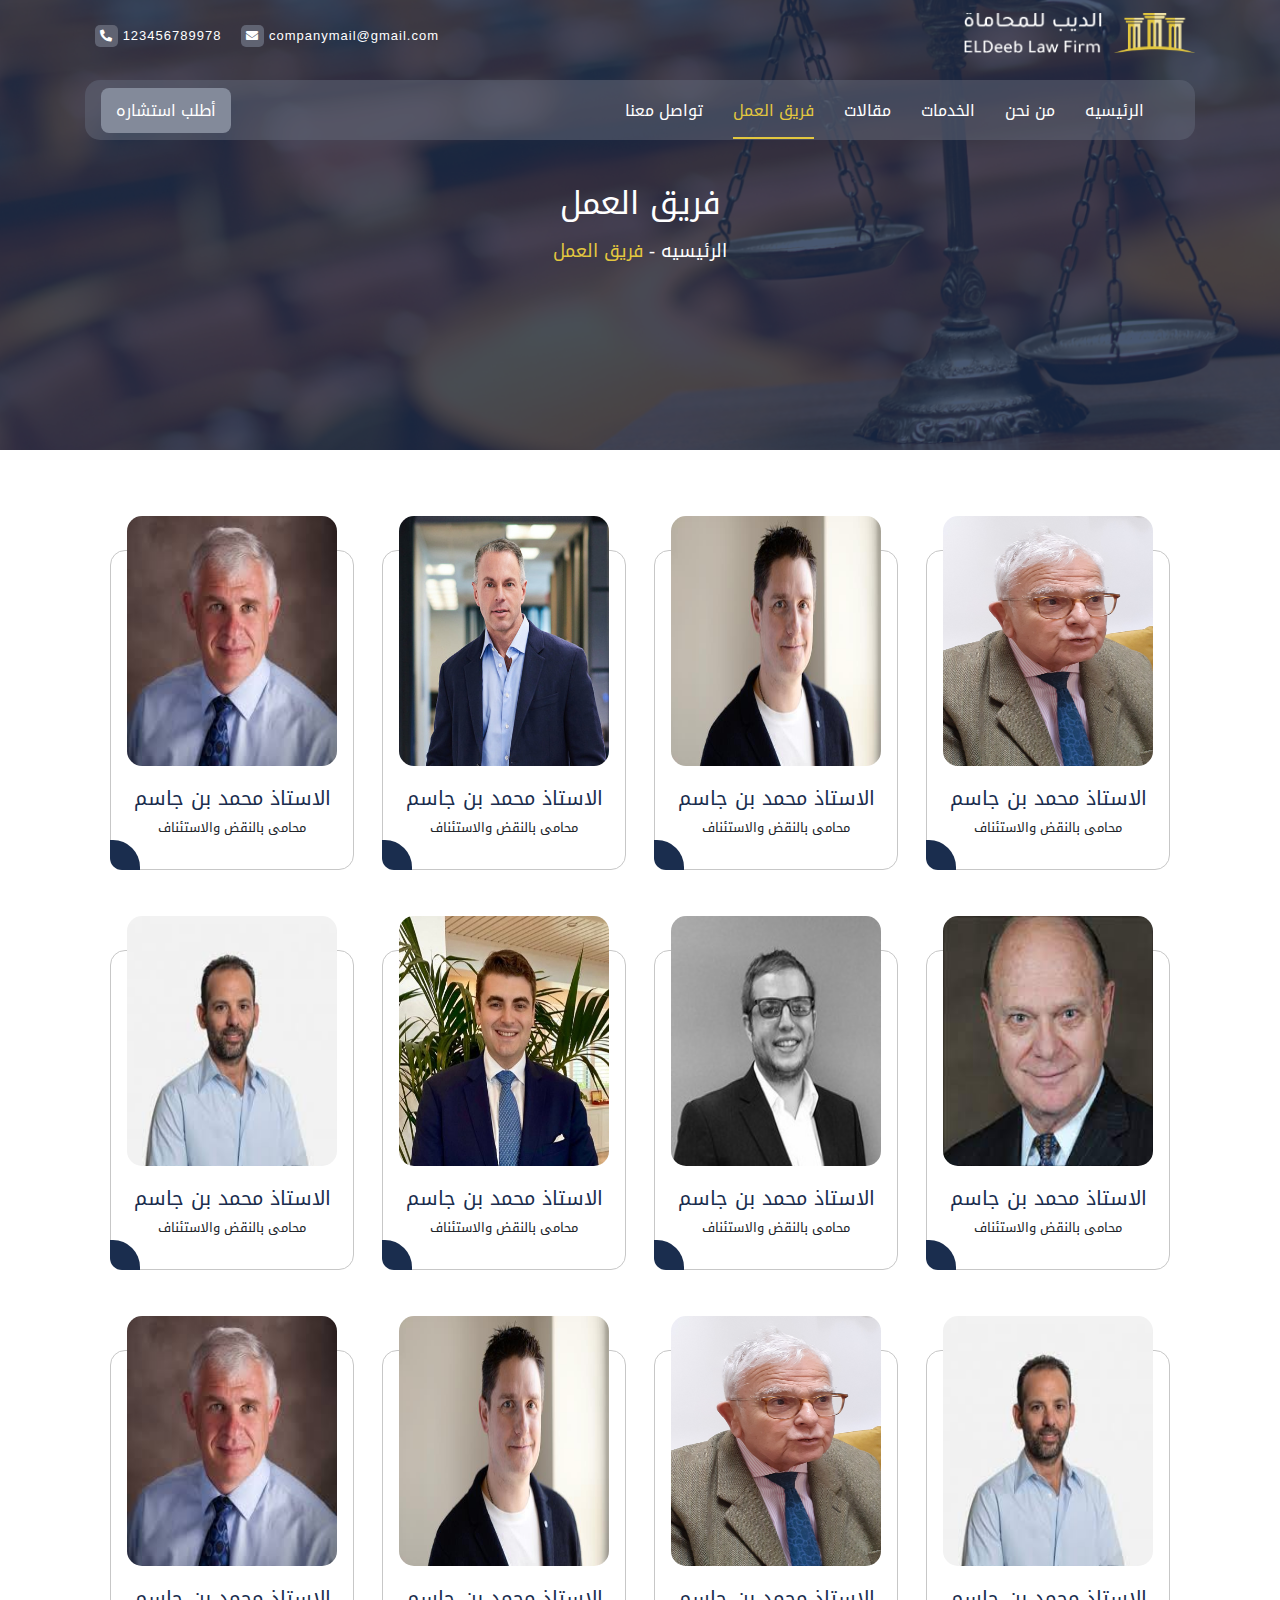
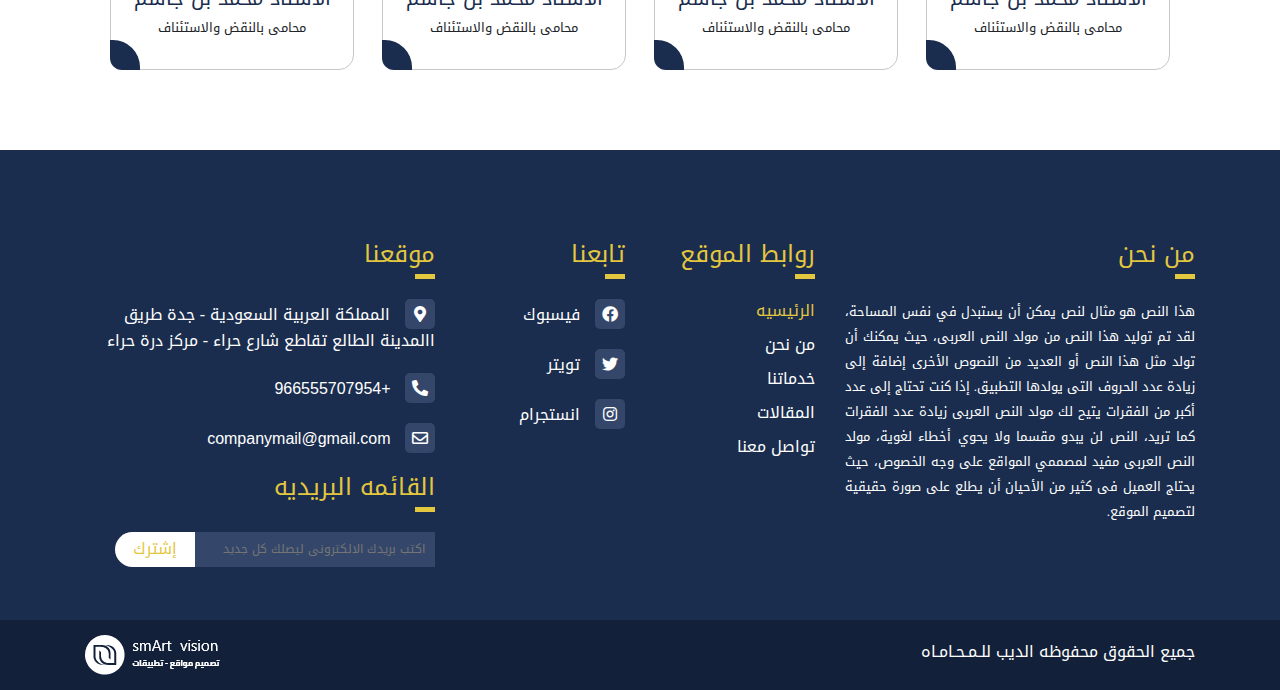
<file: sub-pages/teamwork.html>
<!DOCTYPE html>
<html lang="ar" dir="rtl">
    <head>
        <meta charset="UTF-8">
        <meta http-equiv="X-UA-Compatible" content="IE=edge">
        <meta name="viewport" content="width=device-width, initial-scale=1.0">
        <link rel="icon" href="../assets/images/Mask.png">
        <link rel="stylesheet" href="../assets/css/all.css">
        <link rel="stylesheet" href="https://unpkg.com/swiper/swiper-bundle.min.css"/>
        <link rel="stylesheet" href="../assets/css/bootstrap.min.css">
        <link rel="stylesheet" href="../assets/css/owl.carousel.min.css"/>
        <link rel="stylesheet" href="../assets/css/style.css">
        <title>الـديـب للـمـحـامـاه | فريق العمل</title>
    </head>

    <body>
        <!------------------------ Start header Section --------------------------->
        <header class="header-sub" style="height: 50vh;">
            <section class="header__container">
                <div class="container">
                    <div class="header__details">
                        <div class="nav__bars"><i class="fa fa-bars"></i></div>
                        <div class="header__logo">
                            <a href="../index.html"><img src="../assets/images/logo-light.png" alt="logo-light"></a>
                        </div>
                        <div class="header__contact">
                            <ul>
                                <li><a href="#"> companymail@gmail.com <i class="fa fa-envelope"></i></a></li>
                                <li><a href="#"> 123456789978 <i class="fas fa-phone-alt"></i></a></li>
                            </ul>
                        </div>
                    </div>
                    <nav class="navbar">
                        <ul>
                            <li><a href="../index.html">الرئيسيه</a></li>
                            <li><a href="about.html">من نحن</a></li>
                            <li><a href="services.html">الخدمات</a></li>
                            <li><a href="articles.html">مقالات</a></li>
                            <li><a href="teamwork.html" class="active">فريق العمل</a></li>
                            <li><a href="contact-us.html">تواصل معنا</a></li>
                        </ul>
                        <button class="request__btn" id="open__request">
                            <a href="#">أطلب استشاره</a>
                        </button>
                    </nav>
                    <div class="header__content">
                        <h2>فريق العمل</h2>
                        <div>
                            <h5> الرئيسيه - </h5>  <h5 class="page-active"> فريق العمل  </h5>
                        </div>
                    </div>
                </div>
            </section>
            <div class="side__bar">
                <span class="close__sidebar"><i class="fa fa-times"></i></span>
                <ul class="side__bar-links">
                    <li><a href="../index.html" class="navLink">الرئيسيه</a></li>
                    <li><a href="about.html" class="navLink">من نحن</a></li>
                    <li><a href="services.html" class="navLink">الخدمات</a></li>
                    <li><a href="articles.html" class="navLink">مقالات</a></li>
                    <li><a href="teamwork.html" class="navLink">فريق العمل</a></li>
                    <li><a href="contact-us.html" class="navLink">تواصل معنا</a></li>
                </ul>
            </div>
        </header>
        <!-- Consultation request Model -->
        <div class="Consultation__request">
            <div class="request__bg">
                <span class="close__request"><i class="fa fa-times"></i></span>
                <div class="request__content container">
                    <div class="request__header">
                        <h2>لطلب استشارة قانونية مدفوعة يرجى التواصل عبر النموذج ادناه</h2>
                        <p>  طلب استشارة قانونية - سيقوم المستشارون بالرد في اسرع وقت ممكن !
                            مع العلم ان رسوم الاستشارة 299 ريال سعودى ما يعادل 79 $</p>
                    </div>
                    <div class="request__form container">
                        <div class="row">
                            <div class="form-group col-md-4 col-xs-12">
                                <h4> الاسم ثلاثى *</h4>
                                <input type="text" class="form-control" placeholder="الاسم ثلاثى *">
                            </div>
                            <div class="form-group col-md-4 col-xs-12">
                                <h4>رقم الواتس اب مبدوء بالرقم الدولى *</h4>
                                <input type="text" class="form-control" placeholder="رقم الواتس اب مبدوء بالرقم الدولى">
                            </div>
                            <div class="form-group col-md-4 col-xs-12">
                                <h4>البريد الالكترونى *</h4>
                                <input type="text" class="form-control" placeholder="البريد الالكترونى *">
                            </div>
    
                            <div class="form-group col-md-12 col-xs-12 container">
                                <h3>اختيار تخصص المستشار القانونى</h3>
                                <div class="volunteer-checks row">
                                    <div class="check__group col-md-3">
                                        <input type="checkbox" id="intern" name="" value="">
                                        <label for="intern">مستشار تجارى</label>
                                    </div>
                                    <div class="check__group col-md-3">
                                        <input type="checkbox" id="hr" name="" value="">
                                        <label for="hr">مستشار شركات</label>
                                    </div>
                                    <div class="check__group col-md-3">
                                        <input type="checkbox" id="activity" name="" value="">
                                        <label for="activity">مستشار أحوال شخصية</label>
                                    </div>
                                    <div class="check__group col-md-3">
                                        <input type="checkbox" id="healthy" name="" value="">
                                        <label for="healthy">مستشار عمالى</label>
                                    </div>
                                    <div class="check__group col-md-4">
                                        <input type="checkbox" id="exp" name="" value="">
                                        <label for="exp">كتابة / مراجعة عقد او لائحة اعتراضية</label>
                                    </div>
                                    <div class="check__group col-md-4">
                                        <input type="checkbox" id="exp" name="" value="">
                                        <label for="exp">محامى ترافع لدى المحكمه</label>
                                    </div>
                                    <div class="check__group col-md-4">
                                        <input type="checkbox" id="exp" name="" value="">
                                        <label for="exp">مستشار في جميع التخصصات</label>
                                    </div>
                                </div>
                            </div>
                            <div class="form-group col-md-12 col-xs-12 container">
                                <h3>موضوع الاستشارة</h3>
                                <div class="volunteer-checks row">
                                    <textarea class="col-md-12 col-xs-12" name="" id="" cols="30" rows="4" placeholder="إكتب موضوع الإستشاره"></textarea>
                                </div>
                            </div>
                        </div>
                    </div>
                </div>
            </div>
        </div>
        <!------------------------ End header Section ----------------------------->
        <main>
            <div class="team__work-sub">
                <div class="container">
                    <div class="row">
                        <div class="team">
                            <div class="team__content">
                                <div class="team-img">
                                    <img src="../assets/images/lawer1.jpg" alt="logo-light">
                                </div>
                                <div class="team__details">
                                    <h2 class="team__title">الاستاذ محمد بن جاسم</h2>
                                    <p>محامى بالنقض والاستئناف</p>
                                </div>
                            </div>
                        </div>
                        <div class="team">
                            <div class="team__content">
                                <div class="team-img">
                                    <img src="../assets/images/lawer2.jpg" alt="logo-light">
                                </div>
                                <div class="team__details">
                                    <h2 class="team__title">الاستاذ محمد بن جاسم</h2>
                                    <p>محامى بالنقض والاستئناف</p>
                                </div>
                            </div>
                        </div>
                        <div class="team">
                            <div class="team__content">
                                <div class="team-img">
                                    <img src="../assets/images/lawer3.jpg" alt="logo-light">
                                </div>
                                <div class="team__details">
                                    <h2 class="team__title">الاستاذ محمد بن جاسم</h2>
                                    <p>محامى بالنقض والاستئناف</p>
                                </div>
                            </div>
                        </div>
                        <div class="team">
                            <div class="team__content">
                                <div class="team-img">
                                    <img src="../assets/images/lawer4.jpg" alt="logo-light">
                                </div>
                                <div class="team__details">
                                    <h2 class="team__title">الاستاذ محمد بن جاسم</h2>
                                    <p>محامى بالنقض والاستئناف</p>
                                </div>
                            </div>
                        </div>
                        <div class="team">
                            <div class="team__content">
                                <div class="team-img">
                                    <img src="../assets/images/lawer5.jpg" alt="logo-light">
                                </div>
                                <div class="team__details">
                                    <h2 class="team__title">الاستاذ محمد بن جاسم</h2>
                                    <p>محامى بالنقض والاستئناف</p>
                                </div>
                            </div>
                        </div>
                        <div class="team">
                            <div class="team__content">
                                <div class="team-img">
                                    <img src="../assets/images/lawer6.jpg" alt="logo-light">
                                </div>
                                <div class="team__details">
                                    <h2 class="team__title">الاستاذ محمد بن جاسم</h2>
                                    <p>محامى بالنقض والاستئناف</p>
                                </div>
                            </div>
                        </div>
                        <div class="team">
                            <div class="team__content">
                                <div class="team-img">
                                    <img src="../assets/images/lawer7.jpg" alt="logo-light">
                                </div>
                                <div class="team__details">
                                    <h2 class="team__title">الاستاذ محمد بن جاسم</h2>
                                    <p>محامى بالنقض والاستئناف</p>
                                </div>
                            </div>
                        </div>
                        <div class="team">
                            <div class="team__content">
                                <div class="team-img">
                                    <img src="../assets/images/lawer8.jpg" alt="logo-light">
                                </div>
                                <div class="team__details">
                                    <h2 class="team__title">الاستاذ محمد بن جاسم</h2>
                                    <p>محامى بالنقض والاستئناف</p>
                                </div>
                            </div>
                        </div>
                        <div class="team">
                            <div class="team__content">
                                <div class="team-img">
                                    <img src="../assets/images/lawer8.jpg" alt="logo-light">
                                </div>
                                <div class="team__details">
                                    <h2 class="team__title">الاستاذ محمد بن جاسم</h2>
                                    <p>محامى بالنقض والاستئناف</p>
                                </div>
                            </div>
                        </div>
                        <div class="team">
                            <div class="team__content">
                                <div class="team-img">
                                    <img src="../assets/images/lawer1.jpg" alt="logo-light">
                                </div>
                                <div class="team__details">
                                    <h2 class="team__title">الاستاذ محمد بن جاسم</h2>
                                    <p>محامى بالنقض والاستئناف</p>
                                </div>
                            </div>
                        </div>
                        <div class="team">
                            <div class="team__content">
                                <div class="team-img">
                                    <img src="../assets/images/lawer2.jpg" alt="logo-light">
                                </div>
                                <div class="team__details">
                                    <h2 class="team__title">الاستاذ محمد بن جاسم</h2>
                                    <p>محامى بالنقض والاستئناف</p>
                                </div>
                            </div>
                        </div>
                        <div class="team">
                            <div class="team__content">
                                <div class="team-img">
                                    <img src="../assets/images/lawer4.jpg" alt="logo-light">
                                </div>
                                <div class="team__details">
                                    <h2 class="team__title">الاستاذ محمد بن جاسم</h2>
                                    <p>محامى بالنقض والاستئناف</p>
                                </div>
                            </div>
                        </div>
                    </div>
                </div>
            </div>
        </main>
        <!------------------------ Start footer Section --------------------------->
        <footer>
            <div class="footer__container">
                <div class="container">
                    <div class="row">
                        <div class="footer__details col-md-4 col-xs-12">
                            <h3>من نحن</h3>
                            <p>هذا النص هو مثال لنص يمكن أن يستبدل في نفس المساحة، لقد تم توليد هذا النص من مولد النص العربى، حيث يمكنك أن تولد مثل هذا النص أو العديد من النصوص الأخرى إضافة إلى زيادة عدد الحروف التى يولدها التطبيق.
                                إذا كنت تحتاج إلى عدد أكبر من الفقرات يتيح لك مولد النص العربى زيادة عدد الفقرات كما تريد، النص لن يبدو مقسما ولا يحوي أخطاء لغوية، مولد النص العربى مفيد لمصممي المواقع على وجه الخصوص، حيث يحتاج العميل فى كثير من الأحيان أن يطلع على صورة حقيقية لتصميم الموقع.</p>
                        </div>
                        <div class="footer__details col-md-2 col-xs-12">
                            <h3>روابط الموقع</h3>
                            <ul class="footer__links">
                                <li><a class="link__active" href="#">الرئيسيه</a></li>
                                <li><a href="about.html">من نحن</a></li>
                                <li><a href="services.html">خدماتنا</a></li>
                                <li><a href="articles.html">المقالات</a></li>
                                <li><a href="contact-us.html">تواصل معنا</a></li>
                            </ul>
                        </div>
                        <div class="footer__details col-md-2 col-xs-12">
                            <h3>تابعنا</h3>
                            <ul class="footer__social">
                                <li><a href="#"> <i class="fab fa-facebook"></i> فيسبوك</a></li>
                                <li><a href="#"> <i class="fab fa-twitter"></i> تويتر</a></li>
                                <li><a href="#"> <i class="fab fa-instagram"></i> انستجرام</a></li>
                            </ul>
                        </div>
                        <div class="footer__details col-md-4 col-xs-12">
                            <h3>موقعنا</h3>
                            <ul class="footer__location">
                                <li><a class="locate" href="#"> <i class="fas fa-map-marker-alt"></i>
                                    المملكة العربية السعودية - جدة
                                    طريق االمدينة الطالع تقاطع شارع حراء - مركز درة حراء
                                </a></li>
                                <li><a href="#"> <i class="fas fa-phone-alt"></i> +966555707954</a></li>
                                <li><a href="#"> <i class="far fa-envelope"></i> companymail@gmail.com</a></li>
                            </ul>
                            <div class="email__list">
                                <h3>القائمه البريديه</h3>
                                <form>
                                    <input type="text" name="" placeholder="اكتب بريدك الالكترونى ليصلك كل جديد">
                                    <button>إشترك</button>
                                </form>
                            </div>
                        </div>
                    </div>
                </div>
                <div class="copyright">
                    <div class="container">
                        <div class="copyright__content">
                            <p>جميع الحقوق محفوظه الديب للـمـحـامـاه</p>
                            <img src="../assets/images/SmartVision.png" alt="SmartVision">
                        </div>
                    </div>
                </div>
            </div>
        </footer>

        <!------------------------ End footer Section ----------------------------->
        <script src="https://unpkg.com/swiper/swiper-bundle.min.js"></script>
        <script src="../assets/js/jquery-3.6.0.min.js"></script>
        <script src="../assets/js/bootstrap.min.js"></script>
        <script src="../assets/js/owl.carousel.min.js"></script>
        <script src="../assets/js/script.js"></script>
    </body>
</html>
</file>
<file: assets/css/style.css>
@charset "utf-8";
@font-face {
    font-family: Droid-Arabic-Kufi;
    src: url(../webfonts/ArbFonts/ArbFONTS-Droid-Arabic-Kufi.ttf)
}

@font-face {
    font-family: Droid-Arabic-Kufi-Bold;
    src: url(../webfonts/ArbFonts/ArbFONTS-Droid-Arabic-Kufi-Bold.ttf)
}
@import url('https://fonts.googleapis.com/css2?family=Poppins:wght@400;500;700&display=swap');
body {
    font-family: "Droid-Arabic-Kufi";
    scroll-behavior: smooth;
    /* direction: rtl; */
    text-align: right;
}
*{
    box-sizing: border-box;
    margin: 0px;
    padding: 0px;
    /* direction: rtl; */
}

/*========== SCROLL BAR ==========*/
::-webkit-scrollbar{width: .50rem;background-color: #ebe8e8;}
::-webkit-scrollbar-thumb{background-color: var(--scroll-thumb-color);}
::-webkit-scrollbar-thumb:hover{background-color: var(--first-color-alt);}
::selection {
    background-color: #1A2D4E;
    color: #fff;
}

/*==================== VARIABLES CSS ====================*/
:root {
    /*========== Colors ==========*/

    /* HSL color mode */
    --first-color: #1A2D4E;
    --first-color-dark: #12203A;
    --first-color-light: #1a2d4ebe;
    --first-color-second: #E3C73F;
    --first-color-alt: #606372;
    --text-color: #8A8A8A;
    --container-color: #fff;
    --scroll-thumb-color : #1A2D4E;

    /*========== Font and typography ==========*/
    --body-font: 'Droid-Arabic-Kufi';

    /* .5rem = 8px, 1rem = 16px, 1.5rem = 24px ... */
    --big-font-size: 2rem;
    --h1-font-size: 1.5rem;
    --h2-font-size: 1.25rem;
    --h3-font-size: 1.125rem;
    --normal-font-size: .938rem;
    --small-font-size: .813rem;
    --smaller-font-size: .75rem;

    /*========== Font weight ==========*/
    --font-medium: 500;
    --font-semi-bold: 600;

    /*========== Margenes Bottom ==========*/
    /* .25rem = 4px, .5rem = 8px, .75rem = 12px ... */
    --mb-0-25: .25rem;
    --mb-0-5: .5rem;
    --mb-0-75: .75rem;
    --mb-1: 1rem;
    --mb-1-5: 1.5rem;
    --mb-1-75: 1.75rem;
    --mb-2: 2rem;
    --mb-2-5: 2.5rem;
    --mb-3: 3rem;

    /*========== z index ==========*/
    --z-tooltip: 10;
    --z-fixed: 100;
    --z-modal: 1000;
}

/* ----- Links ----- */
a{color: black;text-decoration: none;transition: all .3s ease-in-out;}
a:hover{text-decoration: none;transition: all .3s ease-in-out;}
li{list-style: none;}
ul{margin-bottom: 0px !important;}

/*------ logo ------*/
.section__title
{
    display: flex;
    flex-flow: column;
    justify-content: center;
    align-items: center;
    margin: 30px 0px;
    z-index: 1000 !important;
}
.section__title img
{
    width: 70px;
    height: 60px;
    position: relative;
}
.section__title h5
{
    margin-top: 10px;
    font-size: var(--h2-font-size);
    font-weight: bold;
}

/* ============== Header  ============= */
header{
    background-image: url('../images/header-bg.png');
    background-position: center center;
    background-size: cover;
    width: 100%;
    height: 100vh;
    position: relative;
    z-index: 1;
}
header::before{
    content: '';
    position: absolute;
    background-color: var(--first-color);
    inset: 0;
    opacity: 80%;
    z-index: -1;
}
.nav__bars{
    display: none;
}
.side__bar{
    display: none;
}
.header__container{
    z-index: 1000;
}
.header__container .header__content{
    display: flex;
    flex-flow: column;
    align-items: center;
    margin-top: 45px;
}
.header__container .header__content h2{
    color: #fff;
}
.header__container .header__content > div{
    display: flex;
    margin-top: 10px;
}
.header__container .header__content > div h5{
    color: #fff;
    font-size: var(--h3-font-size);
}
.header__container .header__content > div h5.page-active{
    color:var(--first-color-second);
    font-size: var(--h3-font-size);
    padding-right: 5px;
}
.header__details{
    height: 70px;
    line-height: 70px;
    display: flex;
    justify-content: space-between;
    align-items: center;
    align-content: center;
}
.header__logo img{
    width: 232px;
    height: 40px;
}
.header__contact{
    display: flex;
    align-items: center;
}
.header__contact ul {
    display: flex;
    align-items: center;
}
.header__contact ul li{
    padding: 0px 10px;
}
.header__contact ul li a{
    color: #fff;
    font-size: var(--small-font-size);
    letter-spacing: 1px;
    font-family: 'Poppins', sans-serif;
}
.header__contact ul li a i{
    font-size: var(--smaller-font-size);
    background-color: var(--first-color-alt);
    padding: 5px;
    border-radius: 5px;
}
.navbar{
    background-color: #6065758e;
    height: 60px;
    border-radius: 15px;
    margin-top: 10px;
}
.navbar ul{
    display: flex;
    margin-right: 20px;
}
.navbar ul li{margin: 0px 15px;}
.navbar ul li a{
    color: #fff;
    padding-bottom: 11px;
}
.navbar ul li a.active{
    color: var(--first-color-second);
    border-bottom: 2px solid var(--first-color-second);
}
.navbar ul li a:hover{
    color: var(--first-color-second);
}
.request__btn{
    border: none;
    background-color: #838A9A;
    color: #fff;
    width: 130px;
    height: 45px;
    border-radius: 8px;
}
.request__btn a{
    color: #fff;
}
.request__btn:hover{
    color: #fff;
    background-color: var(--first-color-second);
}
.swiper__container{
    width: 100%;
    height: 270px;
    margin-top: 50px;
}
.swiper__container .swiper-slide{
    display: flex;
    flex-flow: column;
    justify-content: center;
    align-items: center;
}
.swiper__container .swiper__content{
    width: 70%;
    margin: auto;
    text-align: center;
    display: flex;
    flex-flow: column;
    justify-content: center;
    align-items: center;
}
.swiper__container .swiper__content h1{
    color: #fff;
}
.swiper__container .swiper__content p{
    color: #fff;
    line-height: 35px;
    font-size: var(--small-font-size);
}
.swiper__container .swiper__content a{
    color: #fff;
    background-color: #838A9A;
    padding: 8px 18px;
    border-radius: 6px;
    margin-top: 30px;
}
.swiper__content a:hover{
    color: #fff;
    background-color: var(--first-color-second);
}
.swiper-button-next{
    background-color: var(--first-color-second);
    padding: 10px;
    width: 40px;
    height: 40px;
    border-radius: 8px;
}
.swiper-button-prev{
    background-color: #fff;
    padding: 10px;
    width: 40px;
    height: 40px;
    border-radius: 8px;
}
.swiper-button-next::after ,
.swiper-button-prev::after{
    font-size: 1rem;
    font-weight: bold;
    color: #fff;
}
.swiper-button-prev::after{
    font-size: 1rem;
    font-weight: bold;
    color: var(--first-color-second);
}

.Consultation__request{
    background-color: #fff;
    background-size: cover;
    position: fixed;
    inset: 0px;
    z-index: 1000;
    display: none;
}
.request__bg{
    background-image: url('../images/Mask-Group.png');
    background-size: cover;
    width: 100%;
    height: 100%;
    position: relative;
}
.close__request{
    position: absolute;
    left: 20px;
    top: 20px;
}
.close__request i{
    font-size: var(--h1-font-size);
    font-weight: 600;
    cursor: pointer;
}
.request__content{
    margin-top: 20px;
    display: flex;
    flex-flow: column;
    justify-content: center;
    align-items: center;
    align-content: center;
}
.request__form{
    margin-top: 20px;
}
.request__header{
    display: flex;
    flex-flow: column;
    justify-content: center;
    align-items: center;
}
.request__header h2{
    color: var(--first-color-second);
    font-size: var(--h1-font-size);
}
.request__header p{
    width: 55%;
    text-align: center;
    font-size: var(--small-font-size);
}
.form-group h4{
    font-size: var(--small-font-size);
}
.form-group h3{
    width: 300px;
    height: 50px;
    line-height: 50px;
    padding-right: 10px;
    background-image: linear-gradient(90deg ,#fff,#E3C73F);
    font-size: var(--normal-font-size);
    margin-top: 10px;
}
.form-control{
    font-size: var(--smaller-font-size);
    background-color: #f7f7f7;
}
.volunteer-checks{
    display: flex;
    justify-content: space-between;
    align-items: center;
    margin-top: 20px;
}
.volunteer-checks .check__group{
    display: flex;
    align-items: center;
    margin-bottom: 10px;
}
.volunteer-checks .check__group label{
    margin-right: 10px;
}
.volunteer-checks .check__group input{
    accent-color :var(--first-color-second);
    color: #fff;
}
.volunteer-checks textarea{
    border: 1px solid #f0f0f0;
    background-color: #f7f7f7;
    padding: 10px;
    outline: none;
}
/* ==============  Header  ============ */

/* ==============  About  ============ */
.about__content{
    position: relative;
    display: flex;
    height: 400px;
    background-color: #fff;
    border-radius: 12px;
    box-shadow: 0 -1px 8px rgb(0 0 0 / 25%);
    top: -100px;
    z-index: 200;
}
.about__content-sub{
    top: 0px !important;
    margin: 60px auto !important;
    box-shadow: none;
}
.about__details{
    height: 100%;
    width: 50%;
    padding: 50px;
}
.about__details-sub{
    padding: 0px 0px 0px 40px !important;
}
.about__details .about__title{
    display: flex;
    margin-bottom: 20px;
}
.about__details .about__title h3{
    font-size: var(--h1-font-size);
    margin-right: 10px;
}
.about__details .about__title img{
    width: 60px;
    height: 40px;
}
.about__details .about__text{
    margin-bottom: 40px;
}
.about__details .about__text p{
    text-align: justify;
    font-size: var(--normal-font-size);
    color: var(--text-color);
}
.read__more{
    color: black;
    background-color: #F3F4F6;
    padding: 5px 18px;
    border-radius: 6px;
}
.read__more:hover{
    color: #fff;
    background-color: var(--first-color-second);
}
.about__img{
    height: 100%;
    width: 50%;
}
.about__img img{
    height: 100%;
    width: 100%;
}
.about__group{
    width: 100%;
    margin-top: -30px;
}
.about__group-sub{
    margin: 100px 0px 50px !important;
}
.about__group .about__we{
    background-color: #F3F4F6;
    width: 250px;
    height: 160px;
    margin: 13px;
    border-radius: 15px;
    text-align: center;
    display: flex;
    flex-flow: column;
    align-items: center;
    align-content: center;
    cursor: pointer;
    transition: all .4s ease-in-out;
}
.about__group .about__we:hover{
    background-color: var(--first-color);
    color: #fff;
}
.about__group .about__we h4{
    padding: 40px 0px 15px;
    font-size: var(--h3-font-size);
}
.about__group .about__we p{
    font-size: var(--smaller-font-size);
    color: #8A8A8A;
}
.about__group .about__we:nth-child(2){
    background-color: var(--first-color);
    color: #fff;
}
.about__group .about__we:nth-child(2) p{
    color: #fff;
}
/* ==============  About  ============ */

/* ==============  Services  ============ */
.services__container{
    
}
.services__container .service__content {
    background-color: #F3F4F6;
    height: 300px;
    padding: 20px;
    margin-bottom: 30px;
    border-radius: 20px;
}
.service__active{
    background-color: var(--first-color) !important;
}
.service__active .service__title h3{
    color: #fff;
}
.service__active .service__text p{
    color: #fff !important;
}
.service__content__details .service__title{
    display: flex;
    align-items: center;
    margin-bottom: 20px;
}
.service__content__details .service__title h3{
    font-size: var(--small-font-size);
    font-weight: 700;
    margin-right: 10px;
}
.service__content__details .service__title img{
    width: 50px;
    height: 50px;
    position: relative;
}
.service__content__details .service__text{
    margin-bottom: 30px;
}
.service__content__details .service__text p{
    text-align: justify;
    font-size: var(--smaller-font-size);
    color: var(--text-color);
    line-height: 23px;
}
.service__content__details a{
    color: var(--first-color);
}
.all__services{
    display: flex;
    justify-content: center;
    align-items: center;
    margin: 0px 0px 40px;
}
.all__services a{
    color: #fff;
    background-color: var(--first-color);
    font-size: var(--small-font-size);
    padding: 10px 24px;
    border-radius: 6px;
}
.all__services a:hover {
    color: var(--first-color);
    background-color: #fff;
    border: 1px solid var(--first-color);
}

/* ==============  Services  ============ */


/* ==============  Experience  ============ */
.experience__container{
    background-image: url('../images/header-bg.png');
    width: 100%;
    height: 500px;
    background-size: cover;
    position: relative;
    z-index: 1;
}
.experience__container::before{
    content: '';
    position: absolute;
    background-color: var(--first-color);
    inset: 0;
    opacity: 80%;
    z-index: -1;
}
.experience__container .section__title{
    padding-top: 50px;
    z-index: 1000;
}
.experience__container .section__title h5{
    color: #fff;
    margin-bottom: 20px;
}
.experience__container .section__title span{
    color: #fff;
    font-size: var(--small-font-size);
}
.exp{
    margin-top: 20px;
    display: flex;
    flex-flow: column;
    align-items: center;
    align-content: center;
    justify-content: center;
}
.exp h2{
    color: #fff;
    font-size: var(--h1-font-size);
    margin-top: 20px;
}
.experience__circle
{
    width: 175px;
    height: 175px;
    border-radius: 50%;
    border: 3px solid #e3c83f4d;
    display: flex;
    align-items: center;
    align-content: center;
    justify-content: center;
}
.exp__precentage{
    width: 142px;
    height: 142px;
    border-radius: 50%;
    border: 3px solid #E3C73F;
    background-color: #615F77;
    display: flex;
    align-items: center;
    align-content: center;
    justify-content: center;
}
.exp__precentage h1{
    font-size: var(--h1-font-size);
    font-weight: 900;
    font-family: 'Gill Sans', 'Gill Sans MT', Calibri, 'Trebuchet MS', sans-serif;
    color: #fff;
}
/* ==============  Experience  ============ */


/* ==============  Blog  ============ */
.blog__container{
    width: 100%;
    height: 550px;
}
.blog {
    text-align: right;
    width: 100%;
    height: 350px;
    padding: 25px 90px 25px 20px;
    border-radius: 20px;
    display: flex;
}
.blog__content
{
    height: 300px;
    padding: 40px;
    background-color: #f8f8f8;
    position: relative;
    display: flex;
    justify-content: space-between;
}
.blog__content::after{
    content: '19 Oct 2021';
    position: absolute;
    right: 40px;
    top: 30px;
    width: 300px;
    height: 30px;
    line-height: 30px;
    border-radius: 15px 0px 0px 15px;
    text-align: left;
    padding-left: 60px;
    background-color: var(--first-color-second);
    color: #fff;
}
.blog__content::before{
    content: '';
    position: absolute;
    right: 0px;
    top: 0px;
    width: 60px;
    height: 300px;
    line-height: 30px;
    border-radius:  0px 15px 15px 0px ;
    text-align: center;
    background-color: var(--first-color-second);
    color: #fff;
}
.blog__details{
    margin-top: 40px;
    width: 60%;
    text-align: right;
}
.blog__details .blog__title{
    font-size: var(--h3-font-size);
    margin-bottom: 20px;
}
.blog__details .blog__text{
    font-size: var(--small-font-size);
    margin-bottom: 20px;
}
.blog__read__more{
    position: relative;
}
.blog__read__more::before{
    position: absolute;
    content: '';
    width: 25px;
    height: 4px;
    background-color: #615F77;
    border-radius: 3px;
    left: -40px;
    bottom: 12px;
    transition: all .3s ease-in-out;
}
.blog__read__more:hover{
    color: var(--first-color-second);
}
.blog__read__more:hover::before{
    left: -50px;
}
.blog__img{
    width: 215px;
    height: 300px;
    position: absolute;
    top: 56px;
    right: 20px;
}
.blog__img img{
    width: 100%;
    height: 100%;
    object-fit: cover;
    /* filter: grayscale(100%); */
}

/* Article page */
.article__details{
    margin-right: 150px;
}
/* ==============  Blog  ============ */

/* ==============  Team Work  ============ */
.team__work__container {
    width: 100%;
    height: 600px;
    background-image: url('../images/contact-bg.png');
    background-size: cover;
    position: relative;
    direction: rtl;
    z-index: 1;
}
.team__work-sub{
    margin: 50px 0px;
    display: flex;
    align-items: center;
    justify-content: center;
}
.team__work-sub .row{
    justify-content: center;
    align-items: center;
}
.team__work__container::before{
    content: '';
    position: absolute;
    background-color: #1a2d4eb0;
    inset: 0;
    z-index: -1;
}
.team__work__container .section__title{
    margin: 0px !important;
    padding-top: 50px;
}
.team__work__container .section__title h5{
    color: #fff !important;
}
.team__work{
    padding: 20px;
}
.team{
    display: flex;
    flex-flow: column;
    justify-content: center;
    align-items: center;
    height: 400px;
}
.team__content{
    position: relative;
    display: flex;
    flex-flow: column;
    justify-content: center;
    align-items: center;
    margin: 50px 30px 30px 30px;
    background-color: #ffffff;
    border: 1px solid #c7c7c7;
    border-radius: 15px;
    width: 90%;
    height: 80%;
    transition: all .5s ease-in-out;
}
.team__content:hover{
    transform: translateY(-15px);
}
.team__content:hover .team-img img{
    filter: grayscale(0%);
}
.team__content:hover .team__details h2{
    color: var(--first-color-second);
}
.team__content:hover::before{
    background-color: var(--first-color-second);
}
.team__content::before{
    content: '';
    position: absolute;
    width: 30px;
    height: 30px;
    border-radius: 0px 90% 0px 12px;
    background-color: #1A2D4E;
    left: -1px;
    bottom: -1px;
    transition: all .3s ease-in-out;
}
.team-img{
    width: 210px;
    height: 250px;
    margin-top: -50px;
}
.team-img img{
    width: 100%;
    height: 100%;
    border-radius: 15px;
    filter: grayscale(100%);
    transition: all .3s ease-in-out;
}
.team__work-sub .team-img img{
    filter: grayscale(0%);
}
.team__details{
    margin-top: 20px;
    text-align: center;
}
.team__details h2 {
    font-size: var(--h2-font-size);
    font-weight: 500;
    color: var(--first-color);
    transition: all .3s ease-in-out;
}
.team__details p{
    text-align: center;
    font-size: var(--small-font-size);
}
 


.owl-stage-outer{
    position: relative;
}
.owl-nav{
    position: relative;
    display: flex;
    justify-content: space-between;
    margin-top: 30px;
    z-index: 1000;
    top: -212px;
}
.owl-nav-arrow
{
    display: flex;
    justify-content: space-between;
}
.owl-nav button
{
    border: none;
    background-color: transparent;
    margin: 0px 20px;
}
.owl-nav button.owl-next{
    position: absolute;
    right: -85px;
}
.owl-nav button.owl-prev{
    position: absolute;
    left: -85px;
}
.owl-nav button.owl-next, .owl-nav button.owl-prev{
    background: 0 0;
    color: inherit;
    border: none;
    padding: 20px !important;
    font-size: var(--h1-font-size);
    font-family: 'Poppins', sans-serif;
}
.owl-prev span ,
.owl-next span {
    padding: 9px 21px;
    background-color: #fff;
    border: 1px solid #b1b0b0 !important;
    border-radius: 50%;
    text-align: center;
    line-height: 20px;
    color: var(--first-color) !important;
    font-size: 2rem;
    font-weight: bold;
    position: relative;
    transition: all 0.3s;
    font-family: 'Poppins', sans-serif;
}
.owl-prev span:hover, 
.owl-next span:hover {
    background-color: var(--first-color);
    color: #fff !important;
}
/* ==============  Team Work  ============ */


/* ==============  Map  ============ */
.map__container iframe{
    position: relative;
}
.map__popup{
    position: absolute;
    background-color: var(--first-color);
    width: 330px;
    height: 130px;
    z-index: 1000;
    margin: -330px auto;
    border-radius: 10px;
    left: 50%;
    transform: translate(-50% , -10%);
    display: flex;
    flex-flow: column;
    justify-content: center;
    align-items: center;
}
.map__popup::before{
    content: '';
    position: absolute;
    bottom: -31px;
    border-style: solid;
    border-width: 16px 16px 16px 16px;
    border-color: #1A2D4E  transparent transparent transparent;
}
.map__popup h5{
    color: #fff;
}
.map__popup p{
    color: #fff;
    font-size: var(--smaller-font-size);
    text-align: center;
}
.map__popup span{
    color: #fff;
    font-family: 'Poppins', sans-serif;
}
.help__container{
    width: 100%;
    height: 400px;
    background-image: url('../images/dariusz-sankowski-46479-unsplash.png');
    background-size: cover;
    position: relative;
    top: -80px;
    z-index: 1;
    display: flex;
    flex-flow: column;
    justify-content: center;
    align-items: center;
    border-radius: 15px;
}
.help__container::before{
    content: '';
    position: absolute;
    background-color: #1a2d4eb0;
    inset: 0;
    z-index: -1;
    border-radius: 15px;
}
.help__content{
    position: absolute;
    text-align: center;
    z-index: 1000;
}
.help__content h3{
    color: #fff;
    margin-bottom: 40px;
}
.help__content p{
    color: #fff;
    margin-bottom: 40px;
}
.help__content button{
    background-color: transparent !important;
    border: 1px solid #b1b0b0;
}
/* ==============  Map  ============ */

/* ==============  Our Partner  ============ */
.our-partner__container{
    height: 150px;
    display: flex;
    justify-content: center;
    align-items: center;
}
/* ==============  Our Partner  ============ */

/* ==============  Footer  ============ */
.footer__container
{
    background-color: var(--first-color);
    width: 100%;
    padding: 40px 0px 0px;
}
.footer__details{
    padding-top: 50px;
    height: 430px;
}
.footer__details h3{
    color: var(--first-color-second);
    font-size: var(--h1-font-size);
    margin-bottom: 30px;
    position: relative;
}
.footer__details h3::before{
    content: '';
    position: absolute;
    bottom: -10px;
    width: 20px;
    height: 5px;
    background-color: var(--first-color-second);
}
.footer__details p{
    color: #fff;
    text-align: justify;
    letter-spacing: 1px;
    line-height: 25px;
    font-size: var(--small-font-size);
    font-weight: 400;
}
.footer__links li{
    margin-bottom: 10px;
}
.footer__links li a , 
.footer__social li a ,
.footer__location li a{
    color: #fff;
}
.footer__links li a.link__active{
    color: var(--first-color-second);
}
.footer__social li,
.footer__location li{
    margin-bottom: 20px;
}
.footer__location li a:not(a.locate){
    font-family: 'Poppins', sans-serif;
}
.footer__details i{
    width: 30px;
    height: 30px;
    line-height: 30px;
    text-align: center;
    background-color: #485c8391;
    color: #fff;
    border-radius: 5px;
    margin-left: 10px;
}
.email__list input{
    background-color: #485c8391;
    width: 240px;
    height: 35px;
    border: none;
    outline: none;
    position: relative;
    padding-right: 10px;
    font-size: var(--smaller-font-size);
    color: var(--first-color-second);
}
.email__list button{
    background-color: #fff;
    color: var(--first-color-second);
    position: absolute;
    width: 80px;
    height: 35px;
    border-radius: 20px 0px 0px 20px;
    border: none;
}
.copyright{
    background-color: var(--first-color-dark);
    width: 100%;
    height: 70px;
    display: flex;
    justify-content: center;
    align-items: center;
}
.copyright__content{
    display: flex;
    justify-content: space-between;
    align-items: center;
    align-content: center;
}
.copyright__content p{
    color: #fff;
    padding-top: 10px;
}
/* ==============  Footer  ============ */


/* ==============  Common Questions  ============ */
.common-questions__container
{
    width: 100%;
    height: 500px;
}
.common-questions-content{margin-top: 40px;}
.accordion .accordion-item {margin-bottom: var(--mb-0-5);}
.accordion .accordion-item button[aria-expanded=true] {
    /* border: 1px solid var(--first-color); */
}
.accordion button {
    position: relative;
    display: block;
    text-align: right;
    width: 100%;
    padding: 10px 10px;
    color: #A1A1A1;
    font-size: var(--normal-font-size);
    font-weight: 400;
    border: none;
    border-bottom: 1px solid #DCDCDC;
    background: none;
    /* margin-bottom: var(--mb-0-5); */
}
.accordion button:hover, .accordion button:focus {
    cursor: pointer;
    color: var(--first-color);
    /* border: 1px solid var(--first-color); */
}
.accordion button:hover::after, .accordion button:focus::after {
    cursor: pointer;
    color: var(--first-color);
    border: 1px solid var(--first-color);
}
.accordion button .accordion-title {padding: 10px 40px;}
.accordion button .icon {
    display: inline-block;
    position: absolute;
    top: 14px;
    right: 2px;
    width: 22px;
    height: 22px;
    border-radius: 22px;
}
.accordion button .icon::before {
    display: block;
    position: absolute;
    content: "";
    top: 9px;
    left: 5px;
    width: 10px;
    height: 2px;
    background: var(--first-color);
}
.accordion button .icon::after {
    display: block;
    position: absolute;
    content: "";
    top: 5px;
    left: 9px;
    width: 2px;
    height: 10px;
    background: var(--first-color);
}
.accordion button[aria-expanded=true] {
    color: var(--first-color);
}
.accordion button[aria-expanded=true] .icon::after {
    width: 0;
}
.accordion button[aria-expanded=true] + .accordion-content {
    opacity: 1;
    max-height: 9em;
    transition: all 200ms linear;
    will-change: opacity, max-height;
}
.accordion .accordion-content {
    opacity: 0;
    max-height: 0;
    overflow: hidden;
    transition: opacity 200ms linear, max-height 200ms linear;
    will-change: opacity, max-height;
}
.accordion .accordion-content p {
    font-weight: 300;
    text-align: right;
    color: #A1A1A1;
    line-height: 2;
    font-size: var(--smaller-font-size);
    padding: 15px 20px;
}
/* ==============  Common Questions  ============ */


/* ==============  Contact  ============ */
.contact__details{
    height: 250px;
    background-color: #fff;
    border-radius: 12px;
    box-shadow: 0 -1px 8px rgb(0 0 0 / 25%);
    position: relative;
    top: -30px;
    z-index: 200;
    padding: 15px;
}
.contact__info{
    display: flex;
    flex-flow: column;
    align-items: center;
    padding-top: 30px;
    margin-bottom: 40px;
}
.contact__info i{
    color: var(--first-color-second);
    font-size: var(--h1-font-size);
    margin-bottom: 25px;
}
.contact__info h4{
    font-size: var(--h2-font-size);
    margin-bottom: 25px;
}
.contact__info p{
    color: #8A8A8A;
    text-align: center;
}
.contact__form{
    margin-bottom: 40px;
}
.contact__form h3{
    position: relative;
    margin-top: 40px;
    margin-bottom: 30px;
    text-align: center;
}
.contact__form h3::before{
    content: '';
    position: absolute;
    width: 150px;
    height: 3px;
    border-radius: 1px;
    background-color: var(--first-color-second);
    bottom: -15px;
    left: 50%;
    transform: translate(-50%);
}
.contact__form h3::after{
    content: '';
    position: absolute;
    width: 50px;
    height: 7px;
    border-radius: 3px;
    background-color: var(--first-color);
    bottom: -17px;
    left: 50%;
    transform: translate(-50%);
}
.contact__message{
    border: 1px solid #e2e2e2;
    outline: none;
    padding: 10px;
    background-color: #f7f7f7;
}
/* ==============  Contact  ============ */
.single__article-container{
    margin: 60px 0px;
}
.more__articles{
    
}
.single__article{
    
}
.singe__article-img{
    width: 100%;
}
.singe__article-img img{
    width: 100%;
}
.article-text p{
    font-size: var(--h3-font-size);
    padding: 15px;
}
.article-links{
    background-color: #f7f7f7;
    border-radius: 15px;
    display: flex;
    align-items: center;
    justify-content: space-evenly;
}
.article-links span{
    display: flex;
    align-items: center;
    color: #A1A1A1;
}
.article-links span i{
    color: var(--first-color-second);
    padding-left: 10px;
}
.article-links span p{padding: 13px 4px 0px;}
.article__description{padding-top: 30px;}
.article__description p{
    font-size: var(--smaller-font-size);
    line-height: 20px;
    color: #A1A1A1;
    text-align: justify;
}
.article__description h5{font-size: var(--h3-font-size);}
blockquote {
    direction: rtl;
    position: relative;
    display: inline-block;
    background: #f7f6f6;
    padding: 20px 70px 20px 40px;
    border-radius: 10px;
    color: #333;
    text-align: right;
    font-size: var(--small-font-size);
}
blockquote::before {
    display: block;
    position: absolute;
    top: -10px;
    right: 10px;
    content: "\"";
    font-size: 120px;
    color: #999;
}
.article__form{
    margin-top: 30px;
}
.article__form h5{
    font-size: var(--h3-font-size);
    margin-bottom: 20px;
}
.article__form h5 i{
    color: var(--first-color-second);
}
.article__btn{
    padding: 10px 15px;
    border: none;
    background-color: var(--first-color);
    color: #fff;
    border-radius: 10px;
    transition: all .3s ease-in-out;
}
.article__btn:hover{
    background-color: var(--first-color-second);
}
.single__img{
    margin-top: 30px;
    display: flex;
    justify-content: space-between;
}
.single__img img{
    padding: 5px !important;
}
.articles__section{padding-top: 0px;}
.articles__section .article__title{
    background-color: var(--first-color);
    color: #fff;
    height: 30px;
    line-height: 30px;
    text-align: right;
    margin: 20px auto 0px;
    border-radius: 8px 8px 0px 0px;
    font-size: var(--normal-font-size);
}
.more__articles-content{
    background-color: #f8f8f8;
    margin: auto;
    padding: 20px;
    margin-bottom: 30px;
}
.article__content{
    padding: 6px 0px;
    display: flex;
    align-items: center;
}
.article__content-img{
    width: 80px;
    height: 80px;
}
.article__content-img img{
    width: 100%;
    height: 100%;
}
.article__content-info{
    margin-right: 30px;
    height: 80px;
}
.article__content-info p{padding: 0px 5px;}
.article__content-info h6{font-size: var(--normal-font-size);}
.article__content-info span{
    display: flex;
    font-size: var(--smaller-font-size);
    color: #c7c7c7;
    height: 20px;
}
.article__content-info i{
    color: var(--first-color-second) !important;
    margin-left: 10px;
}
.article__content-info a{
    font-size: var(--small-font-size);
    color: var(--first-color);
}
.article__content-info a:hover{
    color: var(--first-color-second);
}
.ads{
    margin-top: 60px;
    height: 250px;
    background-color: #f8f8f8;
    margin: auto;
    text-align: center;
    display: flex;
    justify-content: center;
    flex-flow: column;
    align-items: center;
    align-content: center;
}
.ads-2{
    height: 500px !important;
    margin-top: 30px;
}
.ads span{color: var(--first-color-second);}
.words__relation{
    background-color: #f8f8f8;
    margin: auto;
    display: flex;
    flex-flow: row wrap;
    justify-content: space-evenly;
    height: 150px;
    padding: 20px 0px !important; 
}
.words__relation div{
    background-color: #ebebeb;
    height: 40px;
    line-height: 40px;
    text-align: center;
    padding: 0px !important;
    margin: 5px;
    font-size: .8rem;
}


/*==========>>  Small Screen // Phone <<==========*/
@media screen and (max-width:767px){
    header{
        height: 90vh;
    }
    .header-sub{
        height: 40vh !important;
    }
    .header__contact{
        display: none;
    }
    .header__logo{
        order: 1;
    }
    .header__logo img{
        width: 150px;
        height: 40px;
    }
    .side__bar
    {
        position: fixed;
        display: block;
        right: -100%;
        top: 0;
        bottom: 0;
        background-color: #fff;
        width: 50%;
        z-index: 1000000;
        text-align: center;
        background-position: center;
        overflow-y: hidden;
        transition: all 0.5s;
        padding: 40px 10px 0px;
        box-shadow: 0 0 10px 3px rgb(0 0 0 / 15%);
    }
    .side__bar-img
    {
        margin: auto;
        width: 120px !important;
        height: 100px !important;
    }
    .side__bar-img img
    {
        width: 100%;
        height: 100%;
    }
    .side__bar-links
    {
        margin-top: 10px;
        position: relative;
        top: 20px;
        width: 100%;
        text-align: right;
        padding: 10px 20px;
    }
    .side__bar-links .navLink
    {
        font-size: 15px;
        font-size: 15px;
        color: #1f1e1e;
        line-height: 40px;
    }
    .close__sidebar
    {
        position: absolute;
        top: 13px;
        left: 15px;
        cursor: pointer;
    }
    .nav__active
    {
        right: 0px !important;
    }
    .navbar{display: none;}
    .nav__bars{
        display: flex;
    }
    .nav__bars
    {
        display: flex !important;
        align-items: center;
        order: 2;
        margin-left: 10px;
    }
    .nav__bars i 
    {
        font-size: var(--h1-font-size);
        font-weight: 600;
        color: #fff;
    }
    .swiper__container{
        margin-top: 30px;
        height: 350px;
    }
    .swiper__container .swiper__content{
        width: 60%;
    }
    .swiper__container .swiper__content h1{
        color: #fff;
        font-size: var(--h2-font-size);
    }
    .swiper__container .swiper__content p{
        font-size: var(--smaller-font-size);
        text-align: justify;
    }

    /*=== About ===*/
    .about__content{
        top: 0px;
        height: 730px;
        z-index: 0;
    }
    .about__details{
        width: 100%;
        height: 500px;
        margin: auto;
        order: 2;
    }
    .about__details{
        
    }
    .about__details-sub{
        padding: 30px 0px 80px 0px !important;
    }
    .about__details-sub > .about__text{
        margin: auto;
        padding: 10px;
    }
    .about__details .about__title{
        display: flex;
        align-items: center;
        justify-content: center;
    }
    .about__details .about__title h3{
        font-size: var(--h2-font-size);
    }
    .about__details .about__title img{
        width: 50px;
        height: 30px;
    }
    .about__details .about__text p{
        text-align: justify;
        font-size: var(--small-font-size);
        color: var(--text-color);
    }
    .read__more{
        display: flex;
        justify-content: center;
        align-items: center;
        width: 130px;
        height: 30px;
        margin: auto;
    }
    .about__content-sub{
        height: 950px;
    }
    .about__content-sub .about__img{
        margin: 30px 0px;
        width: 100%;
    }
    .about__img{
        width: 90%;
        height: 300px;
        margin: 20px auto 0px;
        order: 1;
    }
    .about__img img{
        border-radius: 15px;
    }
    .about__group{
        width: 100%;
        margin-top: 30px;
    }
    .about__group .about__we{
        width: 100%;
    }
    .about__group-sub{
        margin: 150px 0px 50px !important;
    }
    .about__group-sub{
        
    }

    /*=== Experience ===*/
    .experience__container{
        height: 1000px;
    }

    /*=== Blog ===*/
    .blog__container{
        height: 590px;
        z-index: 0;
    }
    .blog{
        height: 500px;
    }
    .blog__content {
        height: 300px;
        padding: 40px 40px 0px 0px;
        background-color: #f8f8f8;
        position: relative;
        display: flex;
        justify-content: space-between;
    }
    .blog__details{
        margin: 40px 50px 0px 0px;
        width: 100%;
        text-align: right;
    }
    .blog__img{
        width: 160px;
        right: 10px;
        top: 56px;
    }
    .blog__img img{
        border-radius: 0px 10px 15px 10px;
    }
    .blog__content::after{
        right: 10px;
        width: 220px;
        padding-left: 20px;
    }
    /*===  Articles  ===*/
    .articles__container-sub .blog{
        height: 400px !important;
        z-index: 0;
    }
    .single__article{
        order: 1;
    }
    .more__articles{
        order: 2;
    }

    /*=== Owl Carousel ===*/
    .owl-nav{
        display: none;
    }
    .team__work__container{
        height: 650px;
    }
    .team__carousel .owl-dots{
        width: 250px;
        margin: auto;
        text-align: center;
        position: absolute;
        bottom: -55px;
        left: 50%;
        transform: translate(-50%);
    }
    .blog__carousel .owl-dots{
        position: absolute;
        bottom: 90px;
        left: 50%;
        transform: translate(-50%);
    }
    .owl-carousel button.owl-dot {
        width: 18px;
        height: 18px;
        border: 1px solid #E3C73F;
        border-radius: 50%;
        margin: 5px;
    }

    /*=== Help ===*/
    .help__container{
        width: 100%;
        height: 200px;
        top: -70px;
        border-radius: 5px;
    }
    .help__content h3{
        font-size: var(--normal-font-size);
        margin-bottom: 20px;
    }
    .help__content p{
        font-size: var(--small-font-size);
        color: #fff;
        margin-bottom: 20px;
    }

    /*=== Help ===*/
    .our-partner__container{
        margin-top: -20px;
        z-index: 0;
    }
    .partner__carousel {
        height: 250px;
        margin: auto;
        position: relative;
    }
    .partner__carousel > div{
        width: 350px;
        height: 150px;
    }
    .partner__carousel > div img{
        width: 100%;
        height: 100%;
        object-fit: contain;
    }
    .partner__carousel .owl-dots{
        position: absolute;
        bottom: -40px;
        left: 50%;
        transform: translate(-50%);
        margin: auto;
        text-align: center;
    }

    /*=== Footer ===*/
    .footer__container{
        padding: 20px 0px 0px 0px;
    }
    .footer__details {
        padding: 10px;
        height: 300px;
    }
    .footer__details:nth-child(2){
        width: 50%;
    }
    .footer__details:nth-child(3){
        width: 50%;
    }
    .footer__details h3{
        font-size: var(--h3-font-size);
        margin-bottom: 20px;
    }
    .footer__details p{
        font-size: var(--smaller-font-size);
    }
    .copyright{
        margin-top: 30px;
        height: 90px;
    }
    .copyright__content{
        flex-flow: column;
        justify-content: center;
    }
    .copyright__content p{font-size: var(--small-font-size);}

    /*=== Contact us ===*/
    .contact__details {
        height: 600px;
        top: 0px;
        box-shadow: none;
        z-index: 0;
    }
    .contact__info {
        margin-bottom: 20px;
        box-shadow: 0 -1px 8px rgb(0 0 0 / 15%);
    }
    
}
/*==========>>  Small Screen  <<==========*/


/*==========>>  medium Screen // Ipad <<==========*/
@media screen and (max-width:991px){

}
/*==========>>  medium Screen // Ipad <<==========*/
</file>
